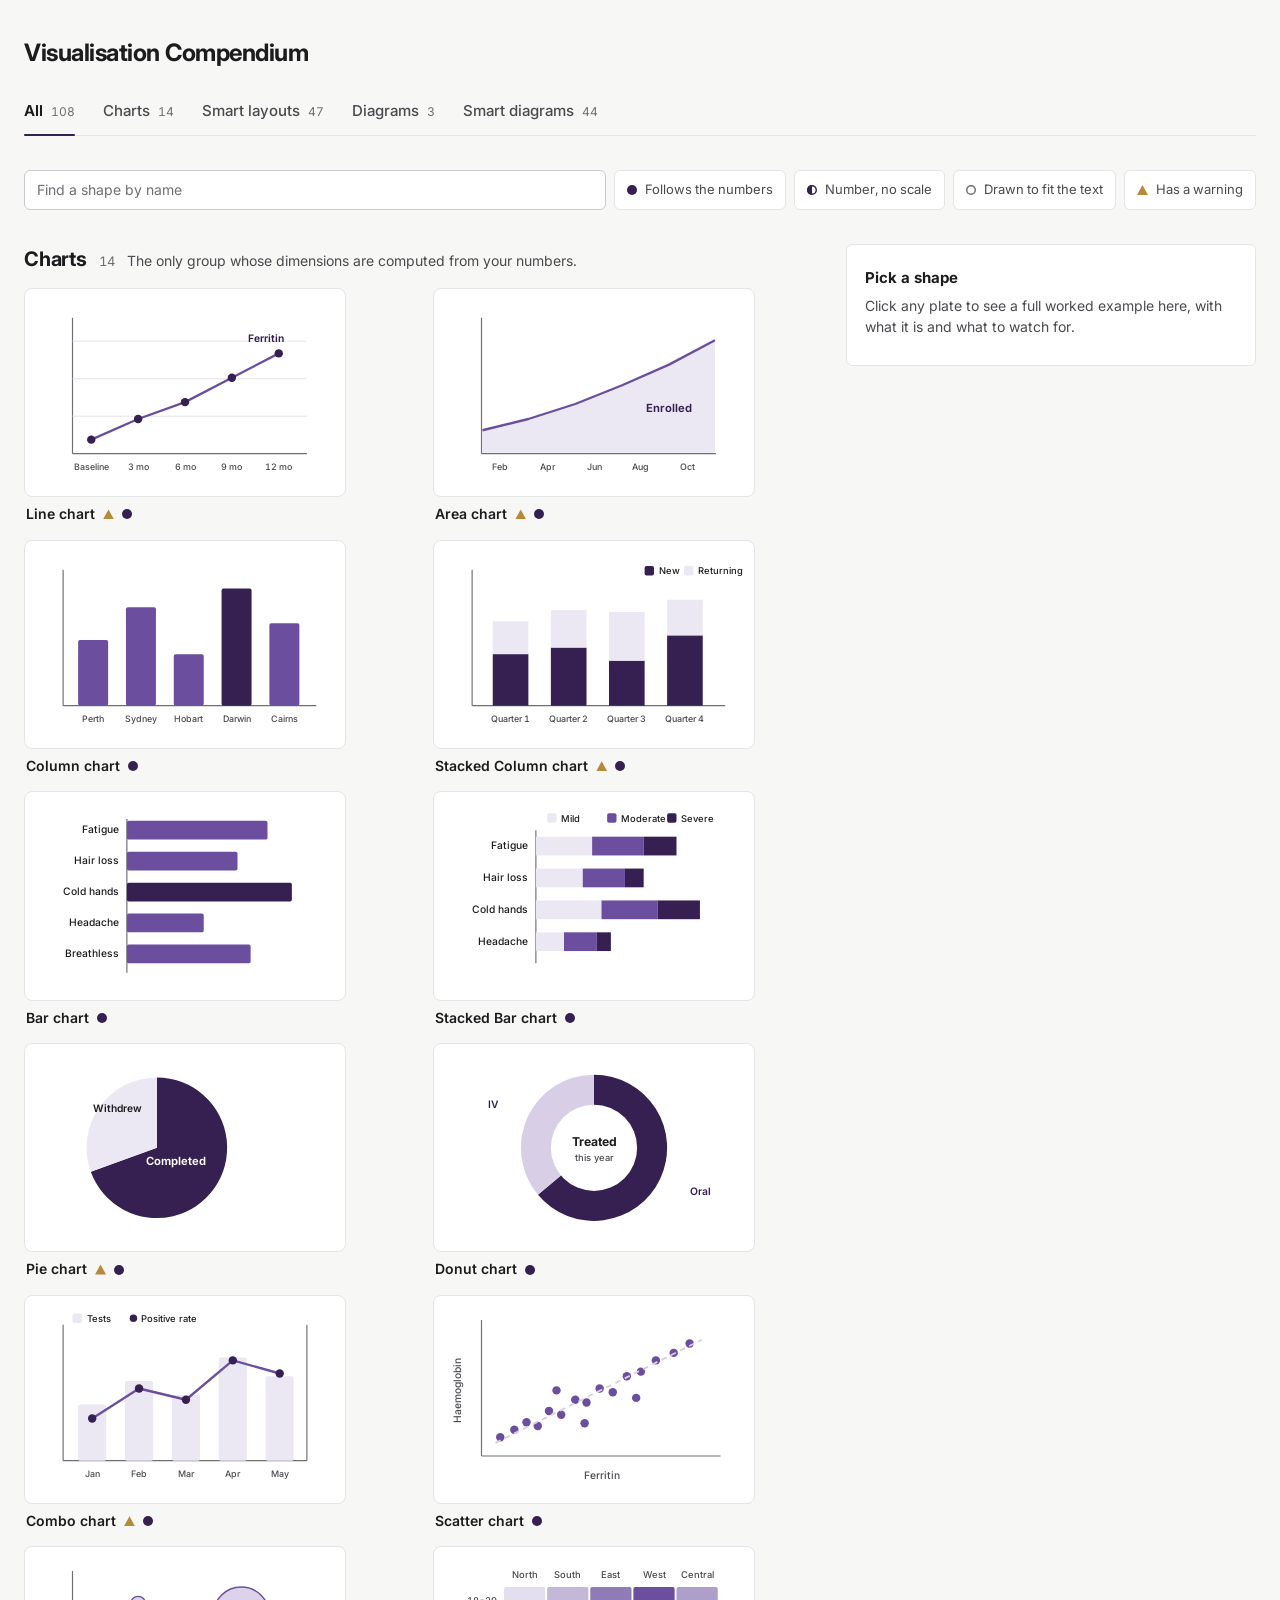
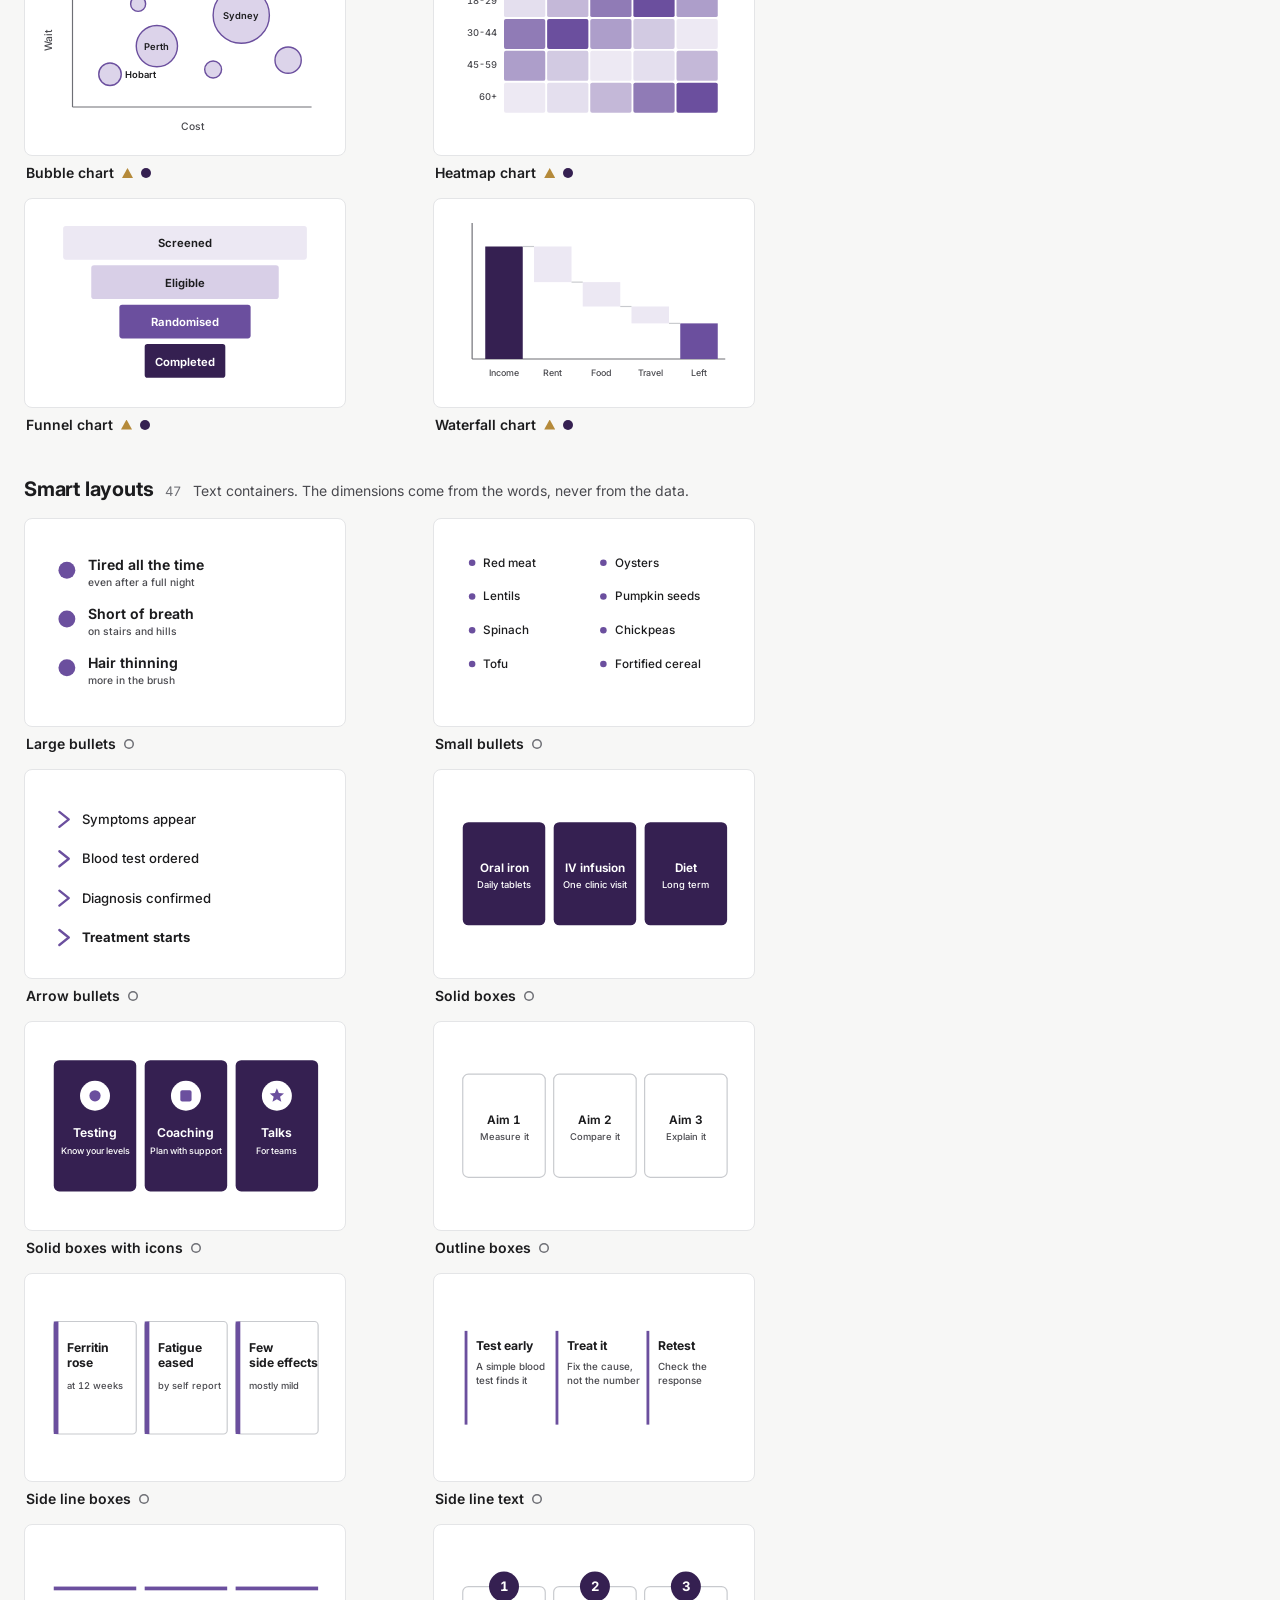
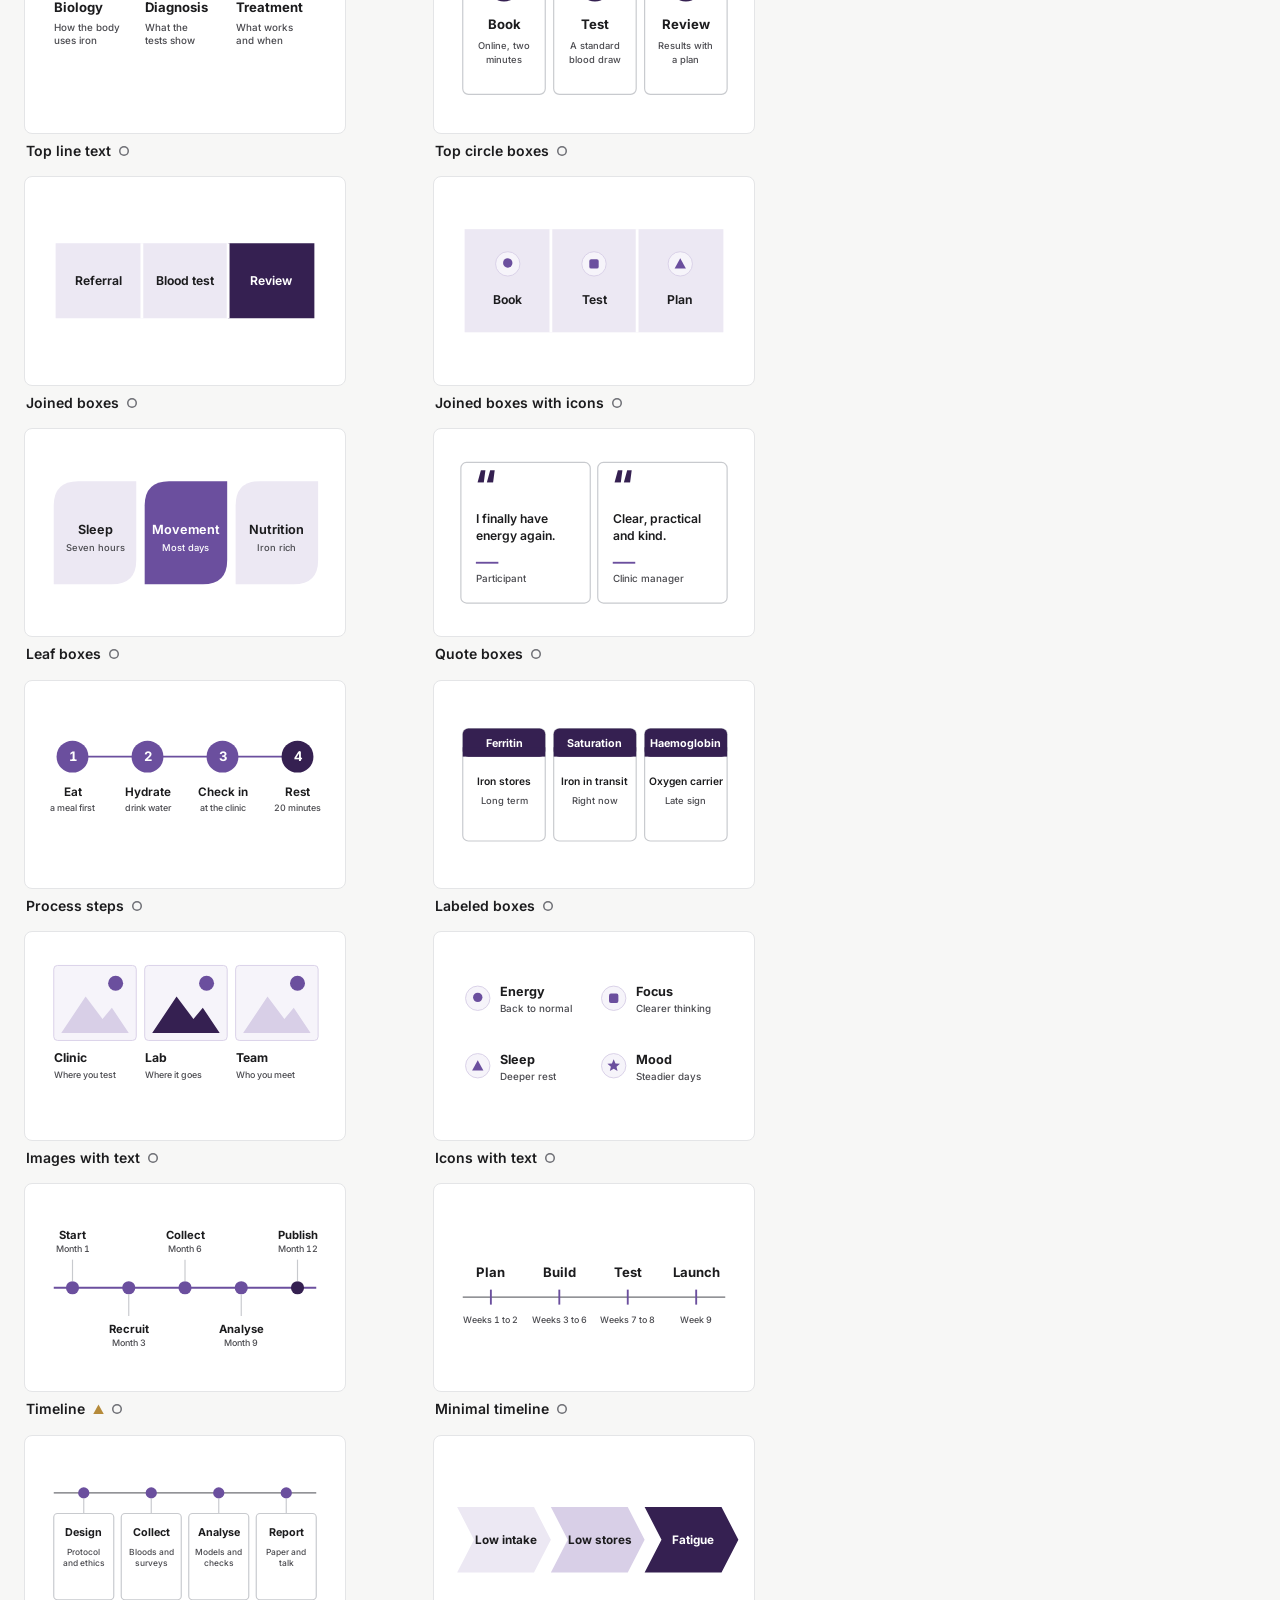
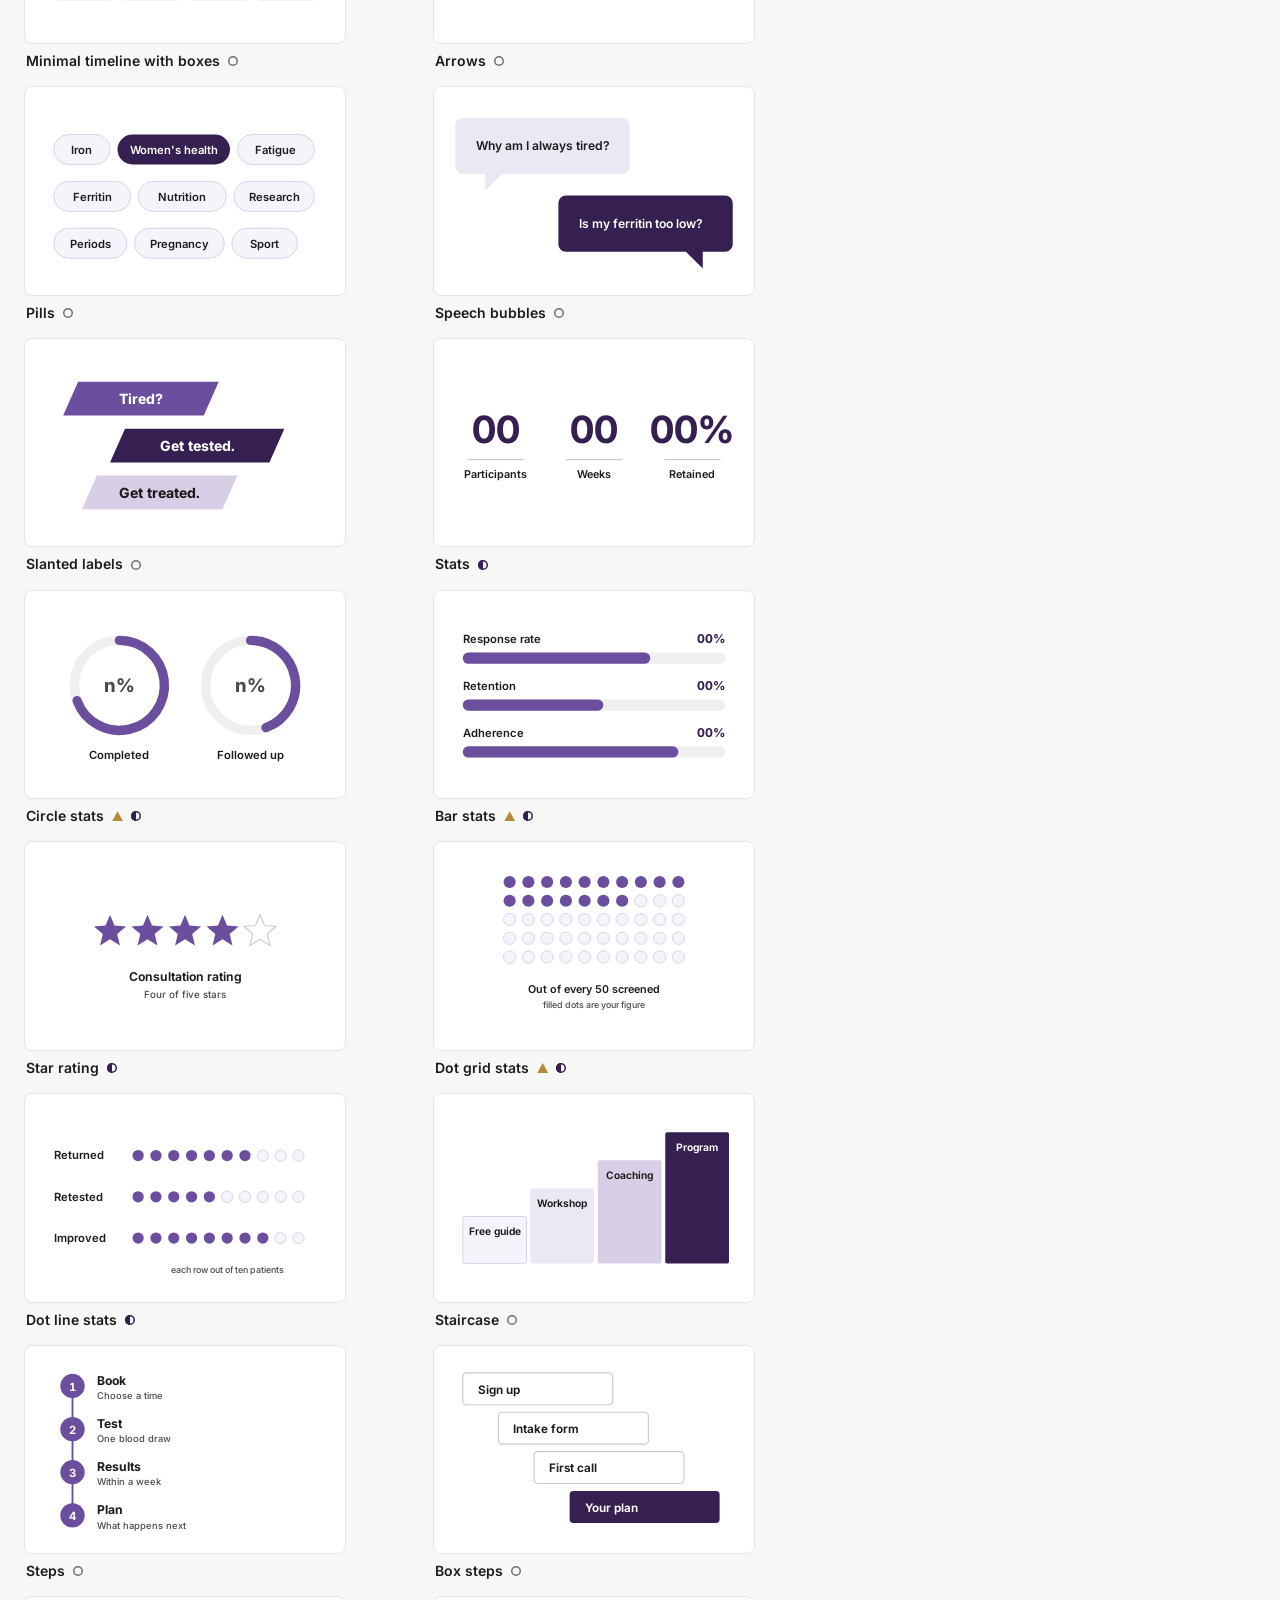
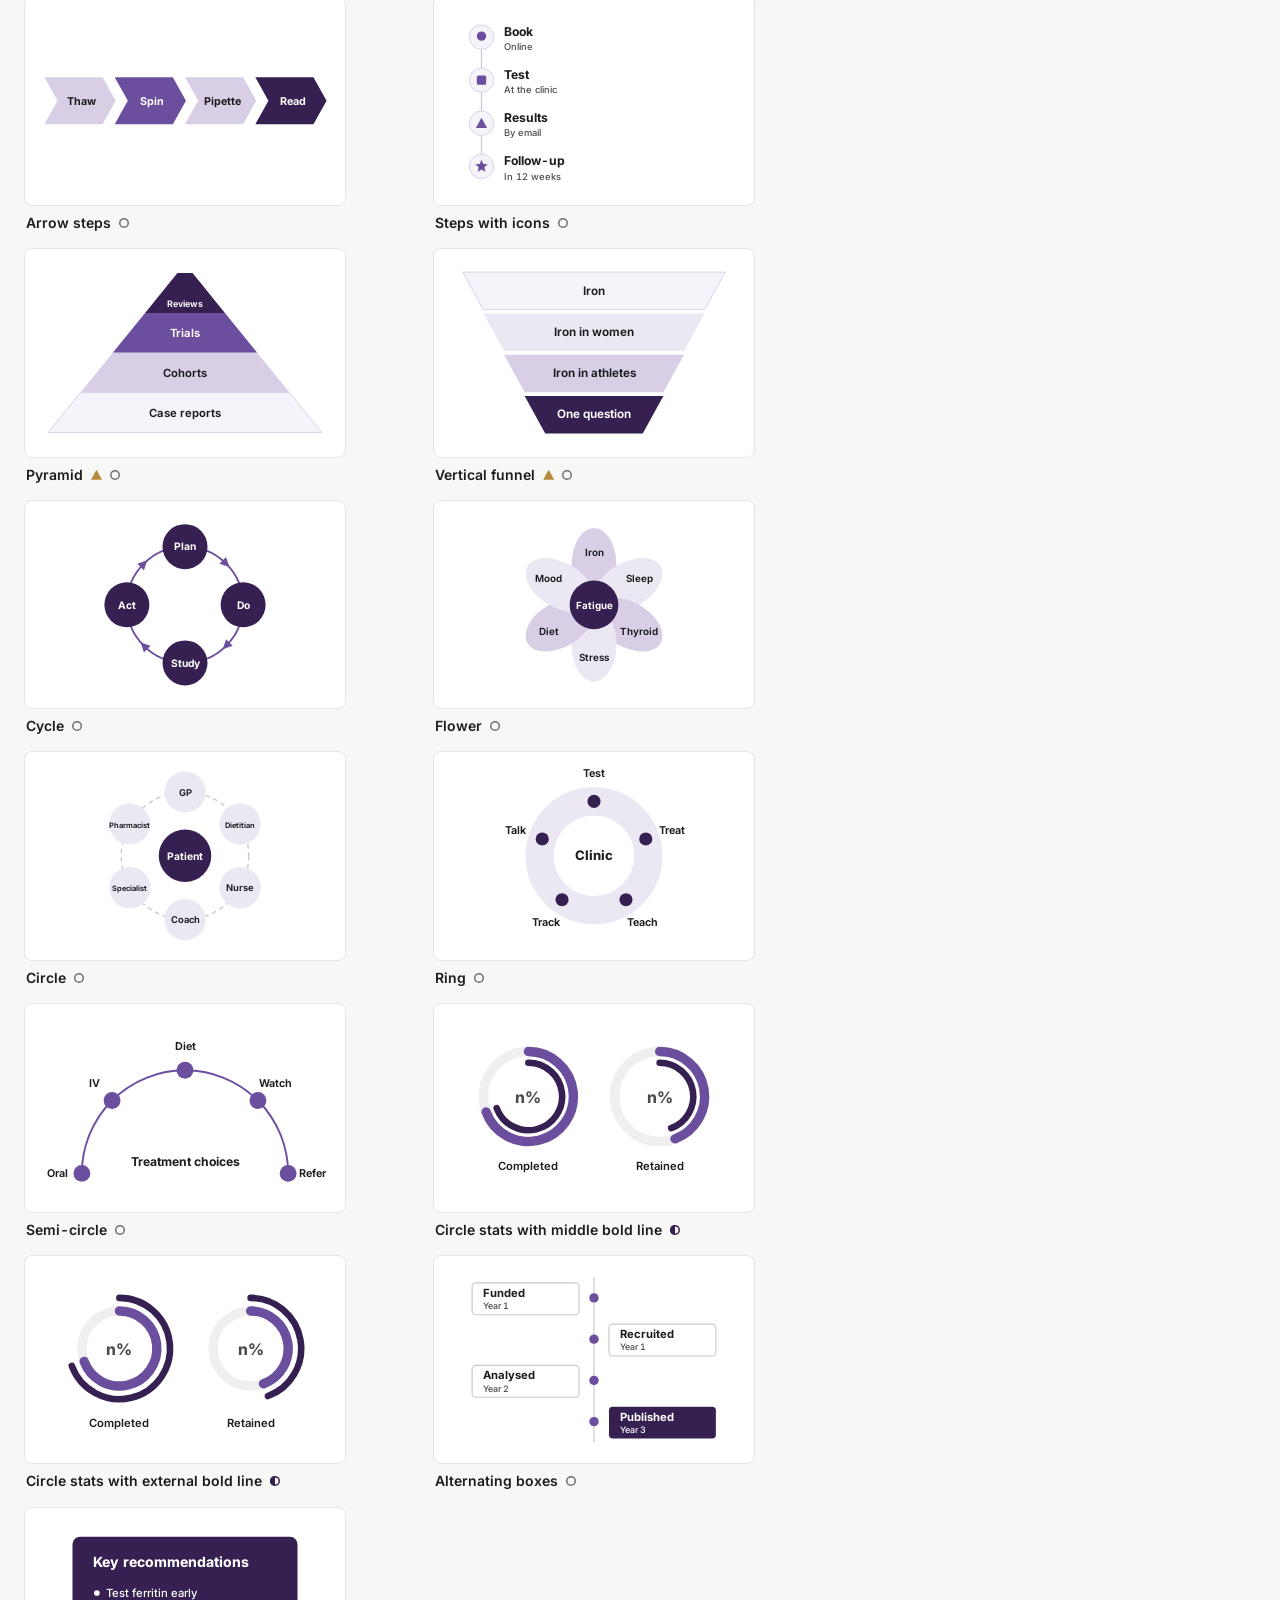
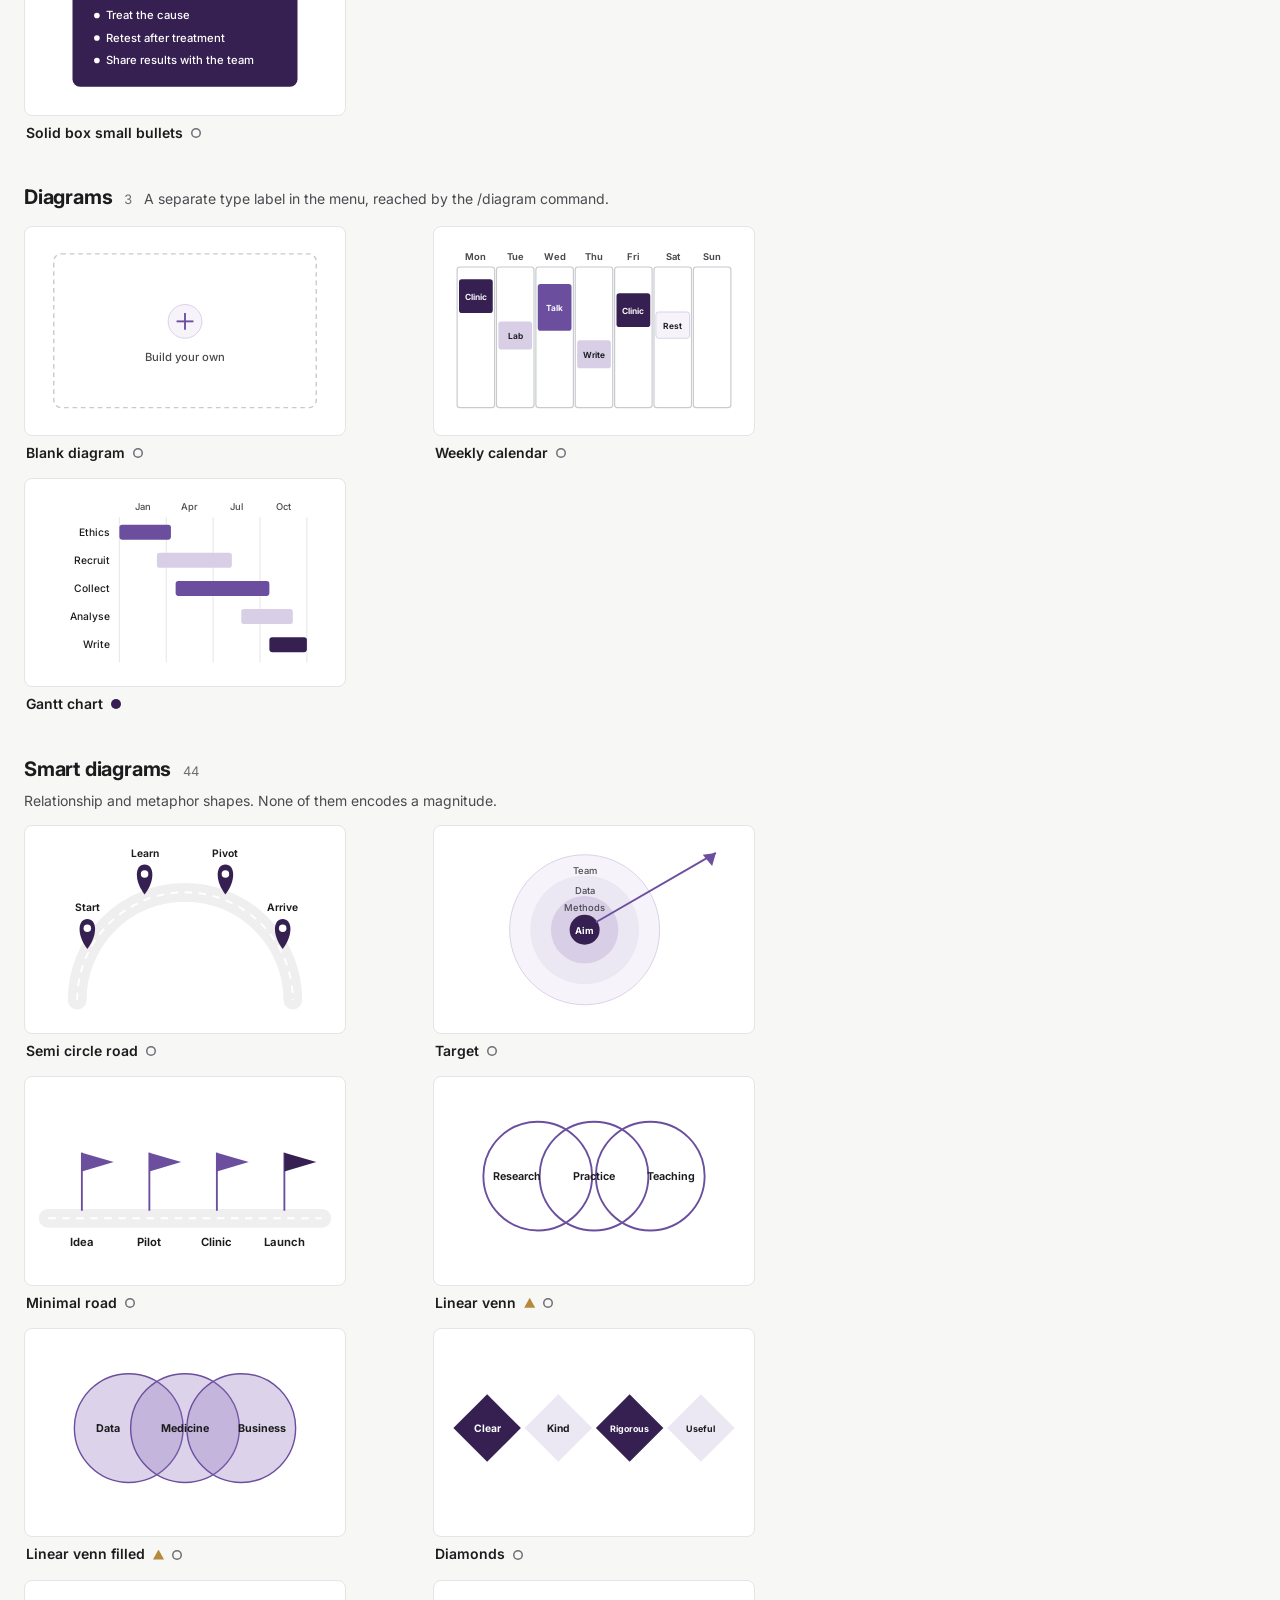
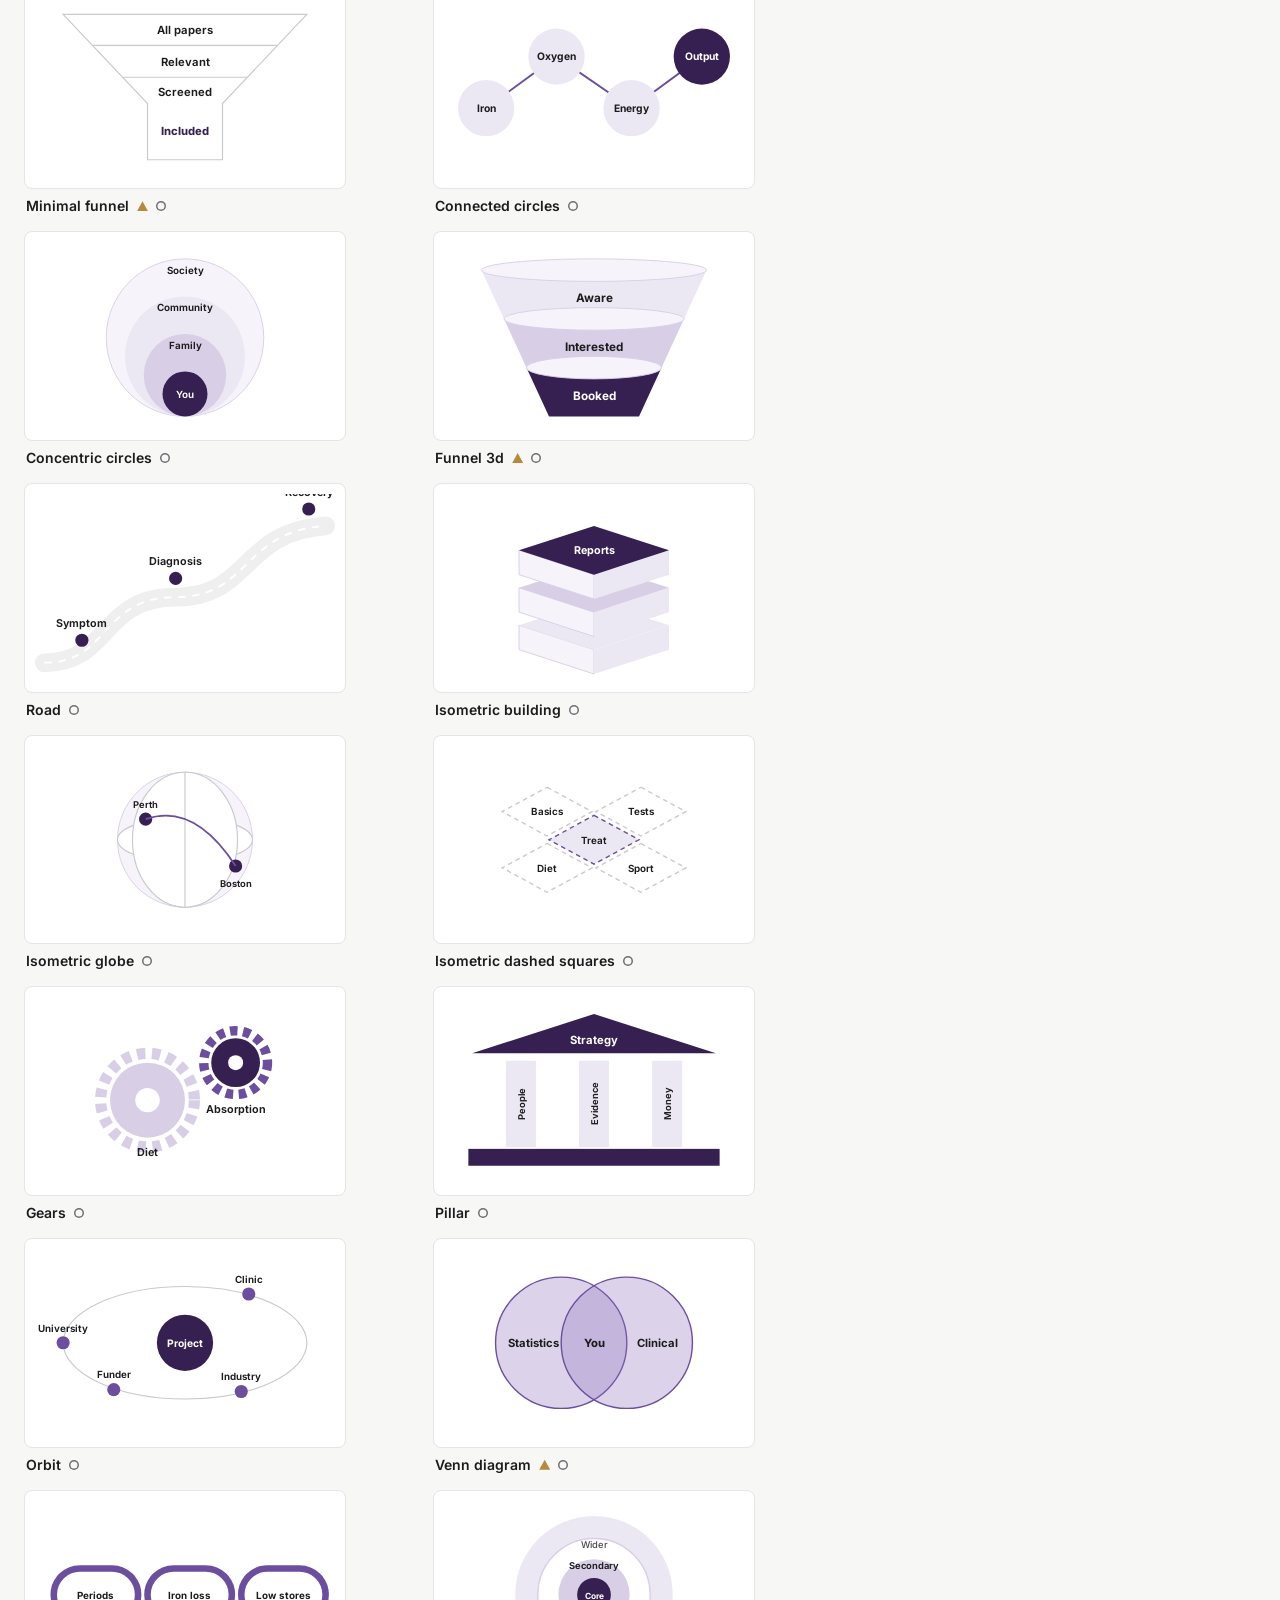
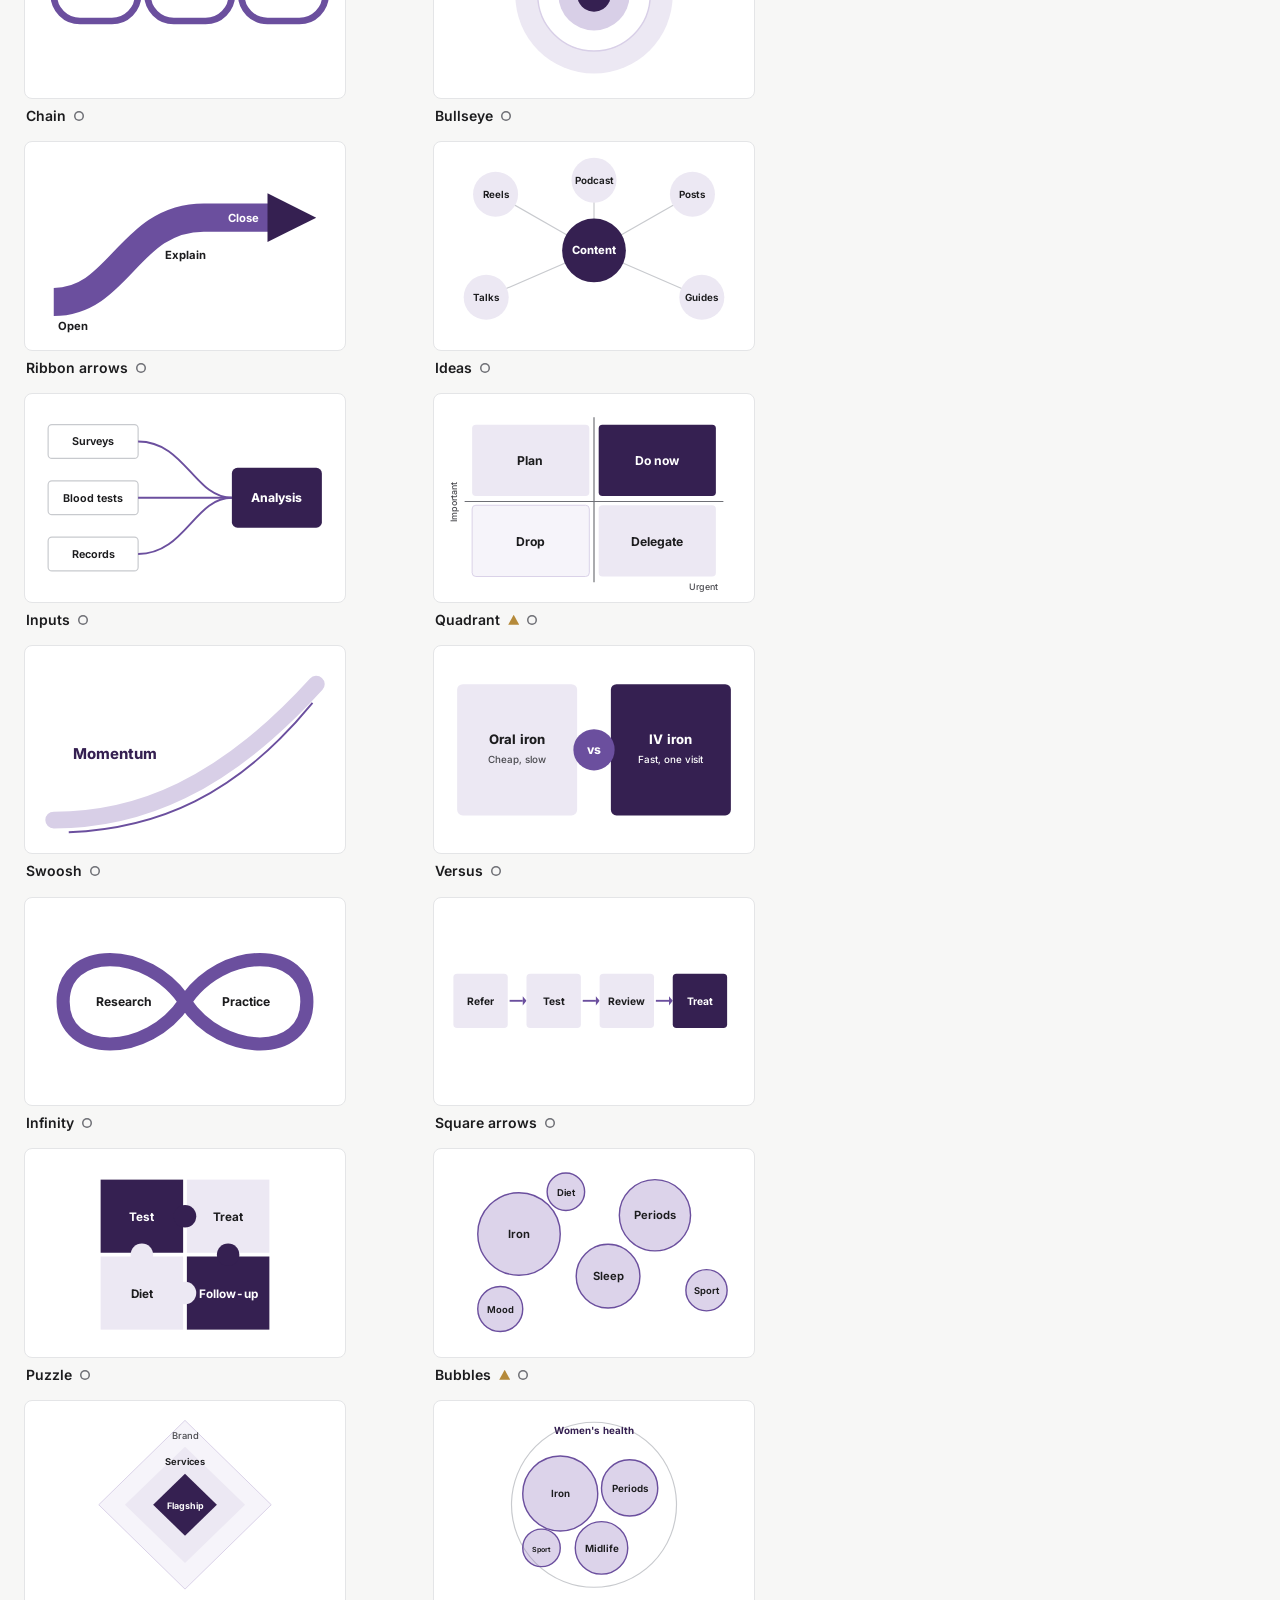
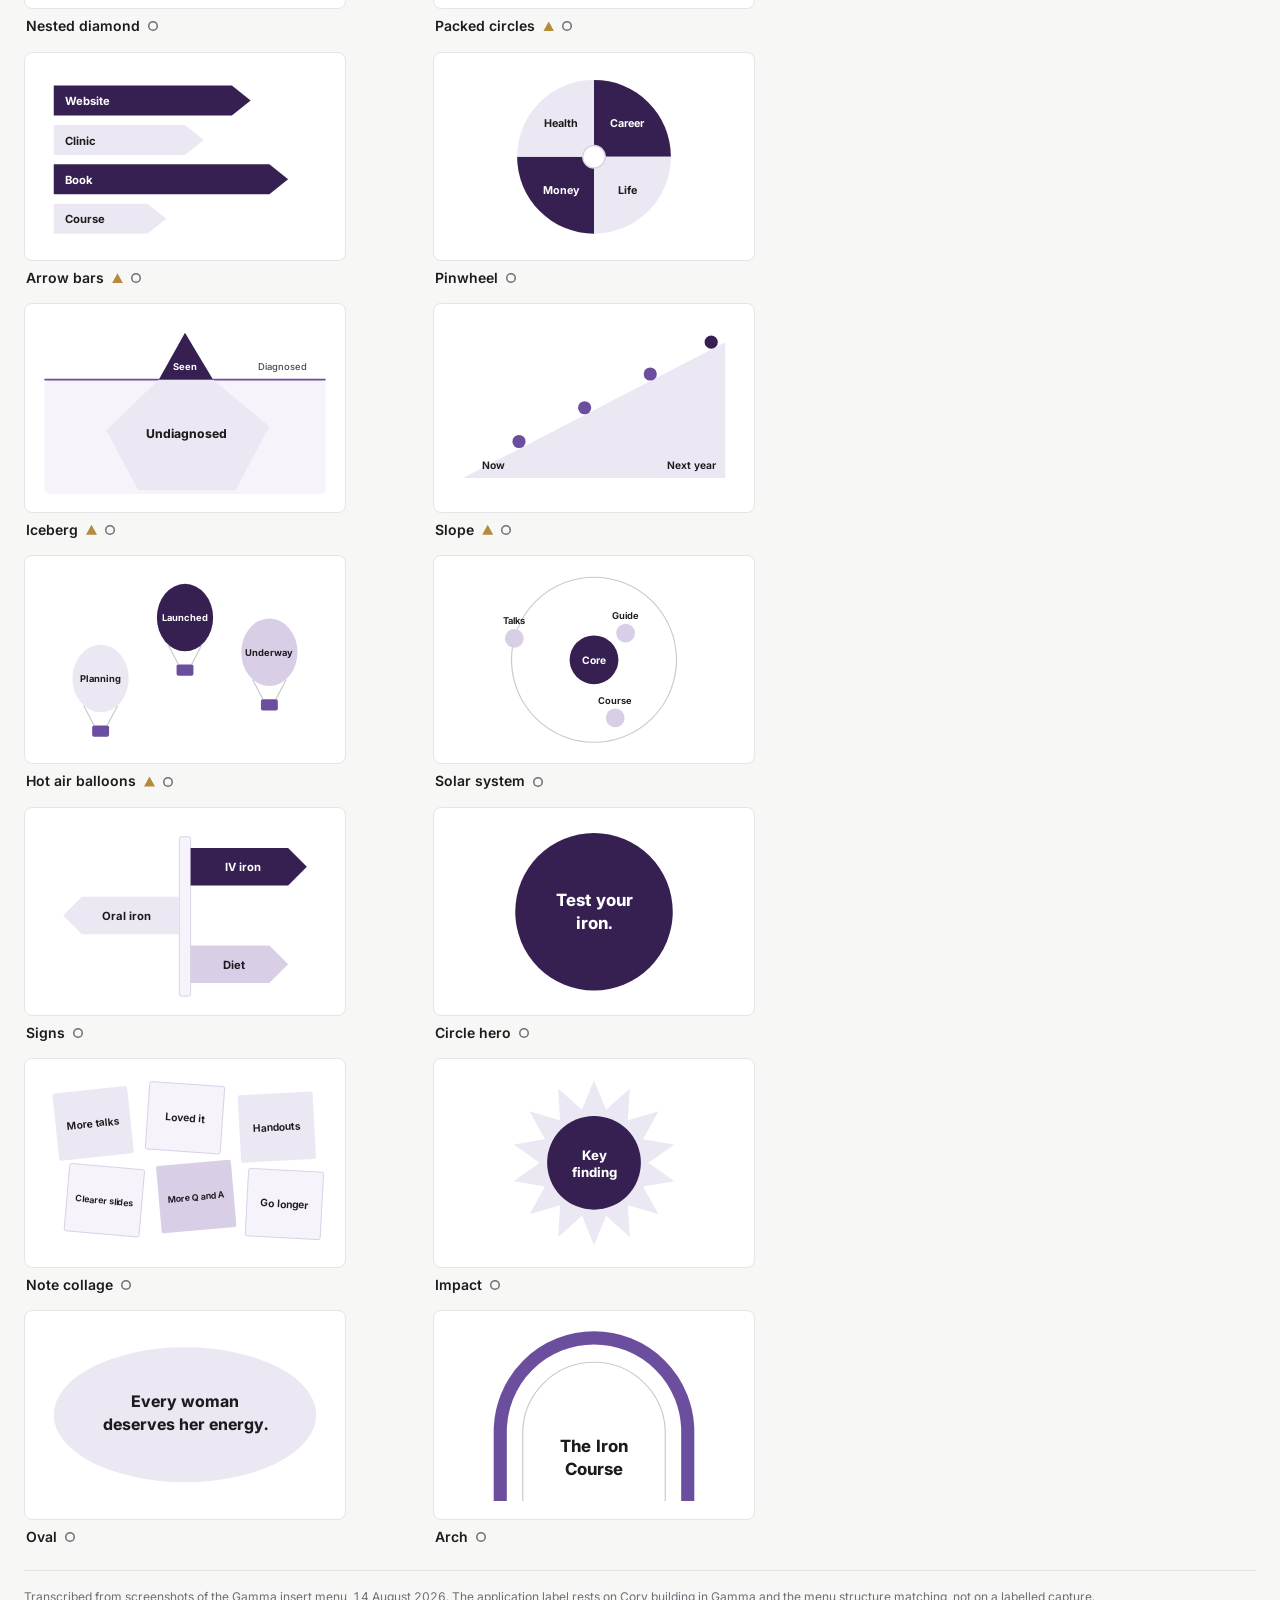
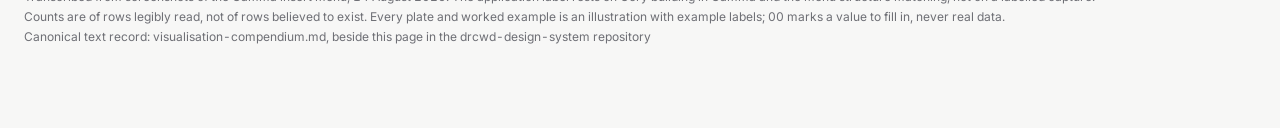
<file: visualisation-compendium/index.html>
<!doctype html>
<html lang="en-AU">
<head>
<meta charset="utf-8">
<meta name="viewport" content="width=device-width,initial-scale=1,viewport-fit=cover">
<style>[hidden]{display:none!important}</style>
<title>Visualisation Compendium</title>
<link rel="preconnect" href="https://fonts.googleapis.com">
<link rel="preconnect" href="https://fonts.gstatic.com" crossorigin>
<link rel="stylesheet" href="https://fonts.googleapis.com/css2?family=Inter:opsz,wght@14..32,400..750&display=swap">
<style>
/* Layout: a specimen book. Section tabs, then a grid of drawn plates; a plate opens a
   large plate BESIDE the grid (the Ten Shapes side panel), a full-height drawer under 1100px.
   Colours are the drCWDugan brand, grape and ink, from drcwd-design-system/colors_and_type.css. */
:root{
  --ground:#F7F7F6; --surface:#FFFFFF; --raised:#EFEFEF; --raised-active:#E4E5E7;
  --border:#E4E5E7; --border-strong:#C8CACE;
  --text:#1C1C1E; --text-muted:#4A4A4F; --text-faint:#6E6F75;
  --accent:#352051; --accent-hover:#4a2f70; --accent-text:#352051;
  --accent-strong:#1b112e; --accent-subtle:#f6f4fa; --accent-line:#d8cfe7;
  --warn:#B58A3A; --warn-text:#4A4A4F;
  --pl-1:#352051; --pl-on-1:#FFFFFF; --pl-2:#6b4f9e; --pl-on-2:#FFFFFF;
  --pl-3:#d8cfe7; --pl-4:#ece8f3; --pl-5:#f6f4fa; --pl-5-edge:#d8cfe7;
  --pl-stroke:#6b4f9e; --pl-soft:#d8cfe7; --pl-mid:#8a6fb8; --pl-track:#EFEFEF;
  --done:#30a46c; --done-text:#218358; --done-strong:#193b2d; --done-subtle:#e6f6eb;
  --danger:#e5484d; --danger-text:#ce2c31; --danger-strong:#641723; --danger-subtle:#feebec;
  --dom-1:#0072B2; --dom-2:#E69F00; --dom-3:#009E73; --dom-4:#CC79A7; --dom-5:#56B4E9;
  --ui:"Inter",-apple-system,BlinkMacSystemFont,"Segoe UI",system-ui,sans-serif;
  --mono:"Geist Mono",ui-monospace,SFMono-Regular,Menlo,monospace;
  --r1:4px; --r2:6px; --r3:8px; --r4:12px;
  --shade:rgba(17,17,19,.32);
}
@media (prefers-color-scheme:dark){
  :root:not([data-theme="light"]){
    --ground:#0B0B0C; --surface:#1C1C1E; --raised:#2A2A2D; --raised-active:#2A2A2D;
    --border:#2A2A2D; --border-strong:#4A4A4F;
    --text:#FFFFFF; --text-muted:#E4E5E7; --text-faint:#9CA0A6;
    --accent:#8a6fb8; --accent-hover:#6b4f9e; --accent-text:#d8cfe7;
    --accent-strong:#d8cfe7; --accent-subtle:#1b112e; --accent-line:#4a2f70;
    --warn:#B58A3A; --warn-text:#E4E5E7;
    --pl-1:#6b4f9e; --pl-on-1:#FFFFFF; --pl-2:#8a6fb8; --pl-on-2:#0B0B0C;
    --pl-3:#4a2f70; --pl-4:#352051; --pl-5:#1b112e; --pl-5-edge:#352051;
    --pl-stroke:#8a6fb8; --pl-soft:#4a2f70; --pl-mid:#8a6fb8; --pl-track:#2A2A2D;
    --done:#30a46c; --done-text:#3dd68c; --done-strong:#b1f1cb; --done-subtle:#132d21;
    --danger:#e5484d; --danger-text:#ff9592; --danger-strong:#ffd1d9; --danger-subtle:#3b1219;
    --shade:rgba(0,0,0,.55);
    color-scheme:dark;
  }
}
:root[data-theme="dark"]{
  --ground:#0B0B0C; --surface:#1C1C1E; --raised:#2A2A2D; --raised-active:#2A2A2D;
  --border:#2A2A2D; --border-strong:#4A4A4F;
  --text:#FFFFFF; --text-muted:#E4E5E7; --text-faint:#9CA0A6;
  --accent:#8a6fb8; --accent-hover:#6b4f9e; --accent-text:#d8cfe7;
  --accent-strong:#d8cfe7; --accent-subtle:#1b112e; --accent-line:#4a2f70;
  --warn:#B58A3A; --warn-text:#E4E5E7;
  --pl-1:#6b4f9e; --pl-on-1:#FFFFFF; --pl-2:#8a6fb8; --pl-on-2:#0B0B0C;
  --pl-3:#4a2f70; --pl-4:#352051; --pl-5:#1b112e; --pl-5-edge:#352051;
  --pl-stroke:#8a6fb8; --pl-soft:#4a2f70; --pl-mid:#8a6fb8; --pl-track:#2A2A2D;
  --done:#30a46c; --done-text:#3dd68c; --done-strong:#b1f1cb; --done-subtle:#132d21;
  --danger:#e5484d; --danger-text:#ff9592; --danger-strong:#ffd1d9; --danger-subtle:#3b1219;
  --shade:rgba(0,0,0,.55);
  color-scheme:dark;
}

*{box-sizing:border-box}
body{background:var(--ground);color:var(--text);font-family:var(--ui);font-size:14px;line-height:1.5;margin:0;
  -webkit-font-smoothing:antialiased;font-feature-settings:"tnum" 1}

.wrap{max-width:1440px;margin:0 auto;padding-inline:24px;padding-block:40px 80px;display:flex;flex-direction:column;gap:24px}
@media (max-width:620px){.wrap{padding-inline:16px;padding-block:28px 64px}}

h1{font-size:24px;line-height:1.1;font-weight:700;letter-spacing:-.02em;margin:0;font-variation-settings:"opsz" 32;text-wrap:balance}

/* section tabs: emphasis by weight and a rule, never a fill behind text */
.tabs{display:flex;flex-wrap:wrap;gap:4px 28px;border-bottom:1px solid var(--border)}
.tab{appearance:none;border:0;background:none;font:inherit;color:var(--text-muted);cursor:pointer;
  padding:10px 0 12px;display:inline-flex;align-items:baseline;gap:8px;position:relative;min-height:44px}
.tab .lab{font-size:15px;font-weight:500}
.tab .n{font-size:12px;color:var(--text-faint)}
.tab:hover{color:var(--text)}
.tab[aria-selected="true"]{color:var(--text)}
.tab[aria-selected="true"] .lab{font-weight:650}
.tab[aria-selected="true"]::after{content:"";position:absolute;left:0;right:0;bottom:-1px;height:2px;background:var(--accent);border-radius:2px}

/* toolbar */
.bar{display:flex;flex-wrap:wrap;gap:8px;align-items:center;position:sticky;top:env(safe-area-inset-top,0px);z-index:10;
  background:var(--ground);padding-block:10px}
.bar input{flex:1 1 220px;min-width:0;min-height:40px;font:inherit;font-size:14px;color:var(--text);background:var(--surface);
  border:1px solid var(--border-strong);border-radius:var(--r2);padding:0 12px}
.bar input::placeholder{color:var(--text-faint)}
.chip{appearance:none;font:inherit;font-size:13px;color:var(--text-muted);background:var(--surface);border:1px solid var(--border);
  border-radius:var(--r2);min-height:40px;padding:0 12px;display:inline-flex;align-items:center;gap:8px;cursor:pointer}
.chip:hover{border-color:var(--border-strong);color:var(--text)}
.chip[aria-pressed="true"]{border-color:var(--accent);color:var(--text);box-shadow:inset 0 0 0 1px var(--accent)}
:focus-visible{outline:2px solid var(--accent);outline-offset:2px}

/* kind marker: state as a shape with N fills */
.mk{width:10px;height:10px;border-radius:50%;flex:0 0 10px;display:inline-block}
.mk.data{background:var(--accent)}
.mk.number{background:linear-gradient(90deg,var(--accent) 0 50%,transparent 50%);box-shadow:inset 0 0 0 1.5px var(--accent)}
.mk.decor{box-shadow:inset 0 0 0 1.5px var(--text-faint)}
.wk{width:11px;height:10px;flex:0 0 11px;display:inline-block;background:var(--warn);clip-path:polygon(50% 0,100% 100%,0 100%)}

/* body with the side panel */
.withside{display:flex;gap:20px;align-items:flex-start}
.listcol{flex:1 1 auto;min-width:0;display:flex;flex-direction:column;gap:40px}
.sec{display:flex;flex-direction:column;gap:14px}
.sechead{display:flex;flex-wrap:wrap;align-items:baseline;gap:6px 12px}
.sechead h2{font-size:20px;font-weight:700;letter-spacing:-.01em;margin:0;font-variation-settings:"opsz" 24}
.sechead .n{font-size:13px;color:var(--text-faint)}
.sechead p{flex-basis:100%;margin:0;color:var(--text-muted);font-size:14px;max-width:70ch}

.plates{display:grid;grid-template-columns:repeat(auto-fill,minmax(260px,1fr));gap:16px}
.plate{appearance:none;font:inherit;color:inherit;text-align:left;cursor:pointer;padding:0;background:none;border:0;
  display:flex;flex-direction:column;gap:8px;min-width:0}
.plate .art{background:var(--surface);border:1px solid var(--border);border-radius:var(--r3);padding:10px;display:block;
  transition:border-color .12s ease}
.plate:hover .art{border-color:var(--border-strong)}
.plate[aria-expanded="true"] .art{border-color:var(--accent);box-shadow:0 0 0 1px var(--accent)}
.plate .cap{display:flex;align-items:center;gap:8px;padding-inline:2px}
.plate .nm{font-size:14px;font-weight:600;line-height:1.3;flex:1 1 auto;min-width:0}
.plate[aria-expanded="true"] .nm{color:var(--accent-text)}
.empty{color:var(--text-faint);font-size:13px;padding:8px 0}

/* the plates themselves */
.pl{display:block;width:100%;height:auto;font-family:var(--ui)}
.pl .p1{fill:var(--pl-1)}
.pl .p2{fill:var(--pl-2)}
.pl .p3{fill:var(--pl-3)}
.pl .p3v{fill:color-mix(in srgb,var(--pl-mid) 30%,transparent);stroke:var(--pl-stroke);stroke-width:1.5}
.pl .p3d{fill:var(--pl-4);stroke:var(--pl-stroke);stroke-width:1.5;stroke-dasharray:5 4}
.pl .p4{fill:var(--pl-4)}
.pl .p5l{fill:var(--pl-5);stroke:var(--pl-5-edge);stroke-width:1}
.pl .p5e{fill:var(--pl-5);stroke:var(--pl-5-edge);stroke-width:1}
.pl .ol{fill:var(--surface);stroke:var(--border-strong);stroke-width:1.25}
.pl .bg{fill:var(--surface)}
.pl .bgo{fill:var(--surface);stroke:var(--pl-soft);stroke-width:1.5}
.pl .bgline{stroke:var(--surface);stroke-width:3}
.pl .ln{stroke:var(--border-strong);stroke-width:1.25;fill:none}
.pl .ax{stroke:var(--text-faint);stroke-width:1.25}
.pl .grid{stroke:var(--border);stroke-width:1}
.pl .line{fill:none;stroke:var(--pl-stroke);stroke-width:2.5;stroke-linejoin:round}
.pl .trend{stroke:var(--pl-soft);stroke-width:2;stroke-dasharray:6 5}
.pl .acc{fill:none;stroke:var(--pl-stroke);stroke-width:2}
.pl .arrow{fill:none;stroke:var(--pl-stroke);stroke-width:2.5;stroke-linecap:round;stroke-linejoin:round}
.pl .dash{fill:none;stroke:var(--border-strong);stroke-width:1.5;stroke-dasharray:5 4}
.pl .trk{fill:none;stroke:var(--pl-track);stroke-width:10}
.pl .trkf{fill:var(--pl-track)}
.pl .ring{fill:none;stroke:var(--pl-2);stroke-width:10;stroke-linecap:round}
.pl .boldin{fill:none;stroke:var(--pl-1);stroke-width:7;stroke-linecap:round}
.pl .ringfat{fill:none;stroke:var(--pl-4);stroke-width:30}
.pl .road{fill:none;stroke:var(--pl-track);stroke-width:20;stroke-linecap:round}
.pl .roaddash{fill:none;stroke:var(--surface);stroke-width:2;stroke-dasharray:8 7}
.pl .ribbon{fill:none;stroke:var(--pl-2);stroke-width:30}
.pl .swoosh{fill:none;stroke:var(--pl-soft);stroke-width:18;stroke-linecap:round}
.pl .chain{fill:none;stroke:var(--pl-2);stroke-width:7}
.pl .chainlink{fill:none;stroke:var(--pl-1);stroke-width:5}
.pl .teeth{fill:none;stroke:var(--pl-soft);stroke-width:12;stroke-dasharray:9 7}
.pl .teeth2{fill:none;stroke:var(--pl-2);stroke-width:10;stroke-dasharray:8 6}
.pl .water{fill:var(--pl-5)}
.pl .inf{fill:none;stroke:var(--pl-2);stroke-width:14;stroke-linejoin:round}
.pl .archthick{fill:none;stroke:var(--pl-2);stroke-width:14}
.pl .t{fill:var(--text)}
.pl .tm{fill:var(--text-muted)}
.pl .ta{fill:var(--accent-text)}
.pl .t1{fill:var(--pl-on-1)}
.pl .t2{fill:var(--pl-on-2)}

/* side panel, as in Projects Ten Shapes */
.shade{position:fixed;inset:0;background:var(--shade);z-index:39}
#side{flex:0 0 clamp(380px,32vw,520px);max-width:44vw;position:sticky;top:calc(env(safe-area-inset-top,0px) + 68px);
  max-height:calc(100vh - 84px);overflow:auto;border:1px solid var(--border);border-radius:var(--r2);
  background:var(--surface);padding:14px 16px 20px;display:flex;flex-direction:column;gap:14px}
#side .idle{color:var(--text-muted);font-size:14px;display:flex;flex-direction:column;gap:6px;padding:8px 2px}
#side .idle strong{color:var(--text);font-size:15px}
#side .top{display:flex;justify-content:space-between;align-items:center;gap:12px}
#side .where{font-size:13px;color:var(--text-muted)}
#side .sclose{appearance:none;border:0;background:transparent;color:var(--text-faint);font:600 13px/18px var(--ui);cursor:pointer;
  min-height:32px;padding:0 4px}
#side .sclose:hover{color:var(--text)}
#side h2{font-size:24px;line-height:1.15;font-weight:700;letter-spacing:-.015em;margin:0;font-variation-settings:"opsz" 28;text-wrap:balance}
#side .kind{display:inline-flex;align-items:center;gap:8px;font-size:13px;color:var(--text-muted)}
#side .big{background:var(--raised);border-radius:var(--r3);padding:14px}
#side .big .pl{background:var(--surface);border-radius:var(--r2);padding:8px}
#side .blk{display:flex;flex-direction:column;gap:4px}
#side .blk h3{font-size:13px;font-weight:650;margin:0;color:var(--text)}
#side .blk p{margin:0;font-size:14px;color:var(--text-muted);max-width:60ch}
#side .blk.eg p{color:var(--text)}
#side .blk.watch h3{display:inline-flex;align-items:center;gap:8px;color:var(--warn-text)}
#side .blk.watch p{color:var(--text)}
@media (max-width:1100px){
  #side.is-idle{display:none}
  #side{position:fixed;inset:0 0 0 auto;width:min(96vw,560px);max-width:none;max-height:none;border-radius:0;z-index:40;
    border-width:0 0 0 1px;padding-top:calc(14px + env(safe-area-inset-top,0px));padding-bottom:calc(20px + env(safe-area-inset-bottom,0px))}
}
@media (max-width:620px){.plates{grid-template-columns:1fr;gap:14px}}

footer{font-size:12px;line-height:1.7;color:var(--text-faint);border-top:1px solid var(--border);padding-top:16px}

@media (prefers-reduced-motion:reduce){*{transition:none!important;animation:none!important}}
</style>

</head>
<body>
<div class="wrap">
  <h1>Visualisation Compendium</h1>

  <div class="tabs" role="tablist" aria-label="Sections" id="tabs"></div>

  <div class="bar">
    <input type="search" id="q" placeholder="Find a shape by name" aria-label="Find a shape by name">
    <button class="chip" id="f-data" data-kind="data" aria-pressed="false"><span class="mk data"></span>Follows the numbers</button>
    <button class="chip" id="f-number" data-kind="number" aria-pressed="false"><span class="mk number"></span>Number, no scale</button>
    <button class="chip" id="f-decor" data-kind="decor" aria-pressed="false"><span class="mk decor"></span>Drawn to fit the text</button>
    <button class="chip" id="f-watch" data-watch="1" aria-pressed="false"><span class="wk"></span>Has a warning</button>
  </div>

  <div class="withside" id="body">
    <div class="listcol" id="sections" role="tabpanel"></div>
    <aside id="side" class="is-idle" aria-live="polite"></aside>
  </div>

  <footer>
    Transcribed from screenshots of the Gamma insert menu, 14 August 2026. The application label rests on Cory building in Gamma and the menu structure matching, not on a labelled capture.<br>
    Counts are of rows legibly read, not of rows believed to exist. Every plate and worked example is an illustration with example labels; 00 marks a value to fill in, never real data.<br>
    Canonical text record: visualisation-compendium.md, beside this page in the drcwd-design-system repository
  </footer>
</div>
<div class="shade" id="shade" hidden></div>

<script>
  const D = "data", NU = "number", X = "decor";
  const SECTIONS = [
    {
      id: "charts",
      title: "Charts",
      note: "The only group whose dimensions are computed from your numbers.",
      items: [
        ["Line chart", D, "Position on a continuous x, usually time.", "Fails when the categories are unordered.", "Use it for change over time, e.g. mean ferritin at each study visit across a year."],
        ["Area chart", D, "A line plus filled magnitude.", "Several series overlap and occlude each other.", "Use it for one running total over time, e.g. total clinic enrolments building month by month."],
        ["Column chart", D, "Vertical length.", "", "Use it for comparing a few categories, e.g. new referrals from each of five clinics."],
        ["Stacked Column chart", D, "Length split by sub-category.", "Only the baseline segment can be compared across columns.", "Use it for part of a whole at each time point, e.g. each quarter's consults split into new and returning patients."],
        ["Bar chart", D, "Horizontal length. Use when category labels are long.", "", "Use it for categories with long names, e.g. how many survey respondents reported each of eight named symptoms."],
        ["Stacked Bar chart", D, "Horizontal length split by sub-category.", "", "Use it for part of a whole with long labels, e.g. each symptom split into mild, moderate and severe."],
        ["Pie chart", D, "Angle. Two or three slices, one dominant.", "More than three slices, or comparing one pie to another.", "Use it for two or three parts of one whole, e.g. trial completers against withdrawals."],
        ["Donut chart", D, "Angle with a hole, the centre free for a total.", "", "Use it for two or three parts with the total in the middle, e.g. oral against intravenous iron, with the number treated in the centre."],
        ["Combo chart", D, "Two encodings on a dual axis, for a count and a rate.", "The second axis can be scaled to manufacture a crossing.", "Use it for a count and a rate on one timeline, e.g. monthly tests as columns with the positive rate as a line."],
        ["Scatter chart", D, "Position on x and y, for association between two continuous variables.", "", "Use it for two continuous measures, e.g. ferritin against haemoglobin, one point per participant."],
        ["Bubble chart", D, "Position plus area for a third magnitude.", "Area is read as radius, which inflates the difference.", "Use it when a third quantity matters, e.g. clinics placed by cost and wait time, sized by patient volume."],
        ["Heatmap chart", D, "Colour on a grid, for dense two-way matrices.", "Needs a perceptually uniform palette to be read fairly.", "Use it for a dense two-way grid, e.g. deficiency rates by age band and by region."],
        ["Funnel chart", D, "Descending width, for a genuine sequential drop-off.", "The stages must be nested subsets or the widths lie.", "Use it for a nested drop-off, e.g. screened, eligible, randomised, completed."],
        ["Waterfall chart", D, "A running total decomposed into deltas.", "The contributions have to be additive.", "Use it for splitting a change into its parts, e.g. how a monthly budget moves from income through each expense line."]
      ]
    },
    {
      id: "layouts",
      title: "Smart layouts",
      note: "Text containers. The dimensions come from the words, never from the data.",
      items: [
        ["Large bullets", X, "Flat list, few items, high emphasis.", "", "Use it for a few key points, e.g. three signs of iron deficiency on an opening slide."],
        ["Small bullets", X, "Flat list, more items, lower emphasis.", "", "Use it for a longer list, e.g. eight foods rich in iron."],
        ["Arrow bullets", X, "List with an implied direction or progression.", "", "Use it for a list that moves forward, e.g. the steps from first symptom to diagnosis."],
        ["Solid boxes", X, "Parallel peers, equal weight, filled.", "", "Use it for equal options, e.g. three treatment routes side by side."],
        ["Solid boxes with icons", X, "Parallel peers with a category marker.", "", "Use it for equal options that each need a marker, e.g. four services, each with its own icon."],
        ["Outline boxes", X, "Parallel peers, lighter visual weight.", "", "Use it for equal points kept visually quiet, e.g. the three aims of a study."],
        ["Side line boxes", X, "Peers with a coloured left rule, boxed.", "", "Use it for separate findings, e.g. three key results, each in its own panel."],
        ["Side line text", X, "Peers with a left rule, no box.", "", "Use it for short takeaways, e.g. three lines of interpretation under a chart."],
        ["Top line text", X, "Peers with a rule above, no box.", "", "Use it for themes laid across a slide, e.g. the four themes of a lecture."],
        ["Top circle boxes", X, "Peers with a circular marker on top, often numbered steps.", "", "Use it for numbered stages, e.g. the four stages of a clinic visit."],
        ["Joined boxes", X, "Connected sequence, a chain or a process.", "", "Use it for a linked sequence, e.g. referral, blood test, review, treatment."],
        ["Joined boxes with icons", X, "Connected sequence with category markers.", "", "Use it for a linked sequence with a marker per stage, e.g. the patient journey with an icon at each step."],
        ["Leaf boxes", X, "Peers in a rounded, organic container.", "", "Use it for a softer, less clinical set of points, e.g. wellbeing topics in a community talk."],
        ["Quote boxes", X, "Attributed text, pull quotes.", "", "Use it for attributed words, e.g. two client testimonials with their names."],
        ["Process steps", X, "Ordered stages, numbered.", "", "Use it for an ordered procedure, e.g. five steps to prepare for an iron infusion."],
        ["Labeled boxes", X, "A box with a header label per item.", "", "Use it for defined terms, e.g. ferritin, transferrin saturation and haemoglobin, each with a one-line definition."],
        ["Images with text", X, "Image paired with a caption block.", "", "Use it for people or places, e.g. team members, each with a photo and a short bio."],
        ["Icons with text", X, "Icon paired with a text block.", "", "Use it for benefits or features, e.g. four reasons to test, each with an icon and one line."],
        ["Timeline", X, "Events along an axis.", "The axis is not to scale. Equal gaps, unequal intervals.", "Use it for dated events, e.g. the milestones of a research project from funding to publication."],
        ["Minimal timeline", X, "Events along an axis, reduced chrome.", "", "Use it for a few dated events on a clean slide, e.g. four career milestones."],
        ["Minimal timeline with boxes", X, "The same, with items in containers.", "", "Use it for dated phases that need a note each, e.g. project phases with a short description under each."],
        ["Arrows", X, "Directional flow between items.", "", "Use it for cause and consequence, e.g. low intake leading to low stores, then to fatigue."],
        ["Pills", X, "Short labels as rounded tags.", "", "Use it for keywords, e.g. the topic tags for a talk."],
        ["Speech bubbles", X, "Quoted or attributed voice.", "", "Use it for voices, e.g. the questions patients most often ask."],
        ["Slanted labels", X, "Angled label treatment.", "", "Use it for a few bold terms, e.g. the headline words on a section divider."],
        ["Stats", NU, "A plain number plus a label.", "", "Use it for one headline figure, e.g. a figure with its label and its source written beside it."],
        ["Circle stats", NU, "A number inside a ring that reads as a proportion.", "The ring has no scale. Give the denominator in the text.", "Use it for a proportion, e.g. the share of participants who completed the trial, with the denominator stated in the text."],
        ["Bar stats", NU, "A number with a horizontal bar.", "The bar length is set by the layout, not by the value.", "Use it for a headline percentage, e.g. a response rate, with the exact value in the text."],
        ["Star rating", NU, "An ordinal rating out of five.", "", "Use it for a rating, e.g. how a client scored a consultation."],
        ["Dot grid stats", NU, "A count or proportion as a dot matrix.", "Reads as a real count. Make sure it is one.", "Use it for a count out of a hundred, e.g. how many in every hundred women screened were deficient."],
        ["Dot line stats", NU, "A count or proportion along a single line of dots.", "", "Use it for a count out of ten, e.g. how many in every ten patients returned for follow-up."],
        ["Staircase", X, "Ascending stages. Implies growth whether or not there is any.", "", "Use it for levels that build on each other, e.g. the tiers of a membership program."],
        ["Steps", X, "Discrete stages, vertical.", "", "Use it for stages of a plan, e.g. the phases of a treatment plan."],
        ["Box steps", X, "Discrete stages in containers.", "", "Use it for stages that each need a note, e.g. onboarding steps for a new client."],
        ["Arrow steps", X, "Stages joined by arrows.", "", "Use it for a strict sequence, e.g. the steps of a lab protocol."],
        ["Steps with icons", X, "Stages with a category marker each.", "", "Use it for a sequence with a marker per step, e.g. book, test, results, follow-up."],
        ["Pyramid", X, "Hierarchy by tier width, apex at the top.", "Tier widths are decorative. An audience reads them as size.", "Use it for a ranked hierarchy, e.g. levels of evidence from case reports up to systematic reviews."],
        ["Vertical funnel", X, "A narrowing sequence, top to bottom.", "Widths are decorative. Use the Funnel chart for real drop-off.", "Use it for narrowing an idea, e.g. from a broad topic down to one research question."],
        ["Cycle", X, "A closed loop, no start and no end.", "", "Use it for a repeating loop, e.g. plan, do, study, act."],
        ["Flower", X, "Petals radiating from a centre.", "", "Use it for factors around one outcome, e.g. six causes of fatigue around the word fatigue."],
        ["Circle", X, "Items arranged on a circumference.", "", "Use it for members around a centre, e.g. the care team arranged around the patient."],
        ["Ring", X, "Items on a ring, centre left open.", "", "Use it for services around a theme, e.g. the parts of a clinic offering around its name."],
        ["Semi-circle", X, "Items on a half arc.", "", "Use it for a spread of options, e.g. four treatment choices along an arc."],
        ["Circle stats with middle bold line", NU, "A ring stat with an emphasis rule inside.", "", "Use it for one proportion that needs extra weight, e.g. the completion rate on a results slide."],
        ["Circle stats with external bold line", NU, "A ring stat with an emphasis rule outside.", "", "Use it for one proportion that needs extra weight, e.g. the follow-up rate on a summary slide."],
        ["Alternating boxes", X, "Items staggered left and right.", "", "Use it for a story told in turns, e.g. a project history alternating left and right."],
        ["Solid box small bullets", X, "A filled box containing a compact list.", "", "Use it for a boxed summary, e.g. the key recommendations at the end of a talk."]
      ]
    },
    {
      id: "diagrams",
      title: "Diagrams",
      note: "A separate type label in the menu, reached by the /diagram command.",
      items: [
        ["Blank diagram", X, "An empty canvas. Build your own.", "", "Use it for anything the menu lacks, e.g. a custom participant flow diagram."],
        ["Weekly calendar", X, "A seven-day grid.", "", "Use it for a week's schedule, e.g. the sessions of a workshop week."],
        ["Gantt chart", D, "Tasks against a time axis. The only quantitative item outside the chart section.", "", "Use it for tasks against dates, e.g. the work packages of a project across a year."]
      ]
    },
    {
      id: "smart-diagrams",
      title: "Smart diagrams",
      note: "Relationship and metaphor shapes. None of them encodes a magnitude.",
      items: [
        ["Semi circle road", X, "A journey along an arc.", "", "Use it for a path with stages, e.g. a career path from PhD to industry."],
        ["Target", X, "Nested rings with a goal at the centre.", "", "Use it for one goal with actions around it, e.g. a single research aim and its supporting work."],
        ["Minimal road", X, "A journey along a line.", "", "Use it for milestones on the way to a launch, e.g. the steps to opening a clinic."],
        ["Linear venn", X, "Overlapping sets in a row, outlines only.", "Not area-proportional. Overlap size means nothing.", "Use it for where fields meet, e.g. research, clinical practice and teaching."],
        ["Linear venn filled", X, "The same, filled.", "Not area-proportional.", "Use it for where fields meet, filled for emphasis, e.g. data science, medicine and business."],
        ["Diamonds", X, "Peers as rotated squares.", "", "Use it for a set of values, e.g. the four values of a brand."],
        ["Minimal funnel", X, "A narrowing sequence, decorative.", "Widths are decorative.", "Use it for a narrowing idea, e.g. how a literature search goes from broad to focused."],
        ["Connected circles", X, "Linked nodes.", "", "Use it for linked ideas, e.g. the concepts a lecture ties together."],
        ["Concentric circles", X, "Nesting or containment.", "", "Use it for levels of influence, e.g. individual, family, community, society."],
        ["Funnel 3d", X, "A narrowing sequence rendered with depth.", "Depth makes the widths harder to read, not more accurate.", "Use it for a conceptual funnel, e.g. awareness, interest, booking."],
        ["Road", X, "A journey along a path.", "", "Use it for a journey, e.g. a patient's route from first symptom to recovery."],
        ["Isometric building", X, "Stacked tiers drawn in projection.", "", "Use it for layers of a system, e.g. data, analysis and reporting in a data platform."],
        ["Isometric globe", X, "A sphere in projection. Reach or scope.", "", "Use it for international reach, e.g. the countries a project works in."],
        ["Isometric dashed squares", X, "Tiles in projection.", "", "Use it for modules, e.g. the units of a course."],
        ["Gears", X, "Interlocking parts, mutual dependency.", "", "Use it for parts that drive each other, e.g. diet, absorption and blood loss acting together."],
        ["Pillar", X, "Supports holding something up.", "", "Use it for supports of a whole, e.g. the three pillars of a strategy."],
        ["Orbit", X, "Satellites around a centre.", "", "Use it for partners around a hub, e.g. collaborating organisations around one project."],
        ["Venn diagram", X, "Overlapping sets.", "Not area-proportional. For set sizes that matter, build it elsewhere.", "Use it for an overlap of two ideas, e.g. the skills shared by statisticians and clinicians."],
        ["Chain", X, "A linked sequence, each part depending on the last.", "", "Use it for a causal chain, e.g. heavy periods leading to iron loss, then to low stores."],
        ["Bullseye", X, "Nested rings with a target at the centre.", "", "Use it for audiences in rings, e.g. core, secondary and wider audiences for a campaign."],
        ["Ribbon arrows", X, "A flowing directional sequence.", "", "Use it for a flowing sequence, e.g. the arc of a presentation."],
        ["Ideas", X, "An ideation cluster.", "", "Use it for brainstormed topics, e.g. ideas for a content series."],
        ["Inputs", X, "Several sources feeding one thing.", "", "Use it for sources feeding one output, e.g. surveys, lab results and records feeding one analysis."],
        ["Quadrant", X, "Two crossed axes, four regions.", "Neither axis is scaled. Placing points reads as measurement.", "Use it for sorting into four groups, e.g. tasks by urgent and important."],
        ["Swoosh", X, "A curved directional sweep.", "", "Use it for momentum toward a goal, e.g. the direction of a business plan."],
        ["Versus", X, "Two things opposed.", "", "Use it for a head-to-head comparison in words, e.g. oral against intravenous iron."],
        ["Infinity", X, "A two-lobed continuous loop.", "", "Use it for two things that feed each other, e.g. research and practice."],
        ["Square arrows", X, "A boxed directional sequence.", "", "Use it for a short boxed process, e.g. four steps in a referral."],
        ["Puzzle", X, "Interlocking pieces forming a whole.", "", "Use it for parts of a complete whole, e.g. the pieces of a care plan."],
        ["Bubbles", X, "Circles of varying size, scattered.", "Sizes are decorative. Use the Bubble chart for real magnitudes.", "Use it for a loose cluster, e.g. related topics around a talk."],
        ["Nested diamond", X, "Containment in rotated squares.", "", "Use it for a core inside a wider offer, e.g. a flagship service within a clinic's range."],
        ["Packed circles", X, "Circles filling a space.", "Sizes are decorative.", "Use it for topics grouped within a theme, e.g. subtopics of women's health."],
        ["Arrow bars", X, "Bars with directional heads.", "Length is decorative, despite reading as a bar chart.", "Use it for progress shown as a picture, e.g. several goals moving forward, with no values implied."],
        ["Pinwheel", X, "Radial blades around a hub.", "", "Use it for areas around one idea, e.g. four domains around a central plan."],
        ["Iceberg", X, "A visible part above, hidden bulk below.", "Implies the hidden part is larger. Only use it when it is.", "Use it for what is seen against what is hidden, e.g. diagnosed cases above, undiagnosed cases below."],
        ["Slope", X, "A rise or a decline along an incline.", "Implies a trend with no data behind it.", "Use it for a stated direction, e.g. a plan for steady improvement."],
        ["Hot air balloons", X, "Items rising to different heights.", "Height reads as rank. It is set by the layout.", "Use it for goals at different stages, e.g. projects in planning, underway and launched."],
        ["Solar system", X, "A centre with orbiting satellites.", "", "Use it for a main item with related ones around it, e.g. a core product and its add-ons."],
        ["Signs", X, "Signposts pointing in different directions.", "", "Use it for choices at a decision point, e.g. the options after a diagnosis."],
        ["Circle hero", X, "A single circular focal element.", "", "Use it for one message, e.g. the single takeaway of a talk."],
        ["Note collage", X, "Scattered note cards.", "", "Use it for many short inputs, e.g. comments collected in a workshop."],
        ["Impact", X, "An emphasis burst around one item.", "", "Use it for one striking finding, e.g. the headline result of a study."],
        ["Oval", X, "A single oval focal element.", "", "Use it for one framed statement, e.g. a mission statement."],
        ["Arch", X, "An arch as the framing shape.", "", "Use it for a framed title, e.g. the name of a program on its opening slide."]
      ]
    }
  ];

  /* plates: one drawing per shape, 320 x 200, iris ramp from the house tokens, real labels.
     Fill classes p1 (strongest) to p5 (faintest). Text on p1 is t1, on p2 is t2, anything lighter takes t. */

  const R = (x, y, w, h, k, rx) => `<rect x="${x}" y="${y}" width="${w}" height="${h}" rx="${rx == null ? 4 : rx}" class="${k || "ol"}"/>`;
  const C = (x, y, r, k) => `<circle cx="${x}" cy="${y}" r="${r}" class="${k || "ol"}"/>`;
  const E = (x, y, rx, ry, k, ex) => `<ellipse cx="${x}" cy="${y}" rx="${rx}" ry="${ry}" class="${k || "ol"}" ${ex || ""}/>`;
  const L = (x1, y1, x2, y2, k) => `<line x1="${x1}" y1="${y1}" x2="${x2}" y2="${y2}" class="${k || "ln"}"/>`;
  const Pa = (d, k) => `<path d="${d}" class="${k || "ol"}"/>`;
  const Pg = (pts, k) => `<polygon points="${pts}" class="${k || "ol"}"/>`;
  const T = (x, y, s, o) => { o = o || {}; return `<text x="${x}" y="${y}" font-size="${o.s || 11}" text-anchor="${o.a || "middle"}" font-weight="${o.w || 500}" class="${o.k || "t"}"${o.tr ? ` transform="${o.tr}"` : ""}>${s}</text>`; };
  const N = n => Array.from({ length: n }, (_, i) => i);
  const PT = (cx, cy, r, deg) => { const a = (deg - 90) * Math.PI / 180; return [+(cx + r * Math.cos(a)).toFixed(1), +(cy + r * Math.sin(a)).toFixed(1)]; };
  const WEDGE = (cx, cy, r, a0, a1, k) => { const [x0, y0] = PT(cx, cy, r, a0), [x1, y1] = PT(cx, cy, r, a1); return Pa(`M${cx} ${cy} L${x0} ${y0} A${r} ${r} 0 ${a1 - a0 > 180 ? 1 : 0} 1 ${x1} ${y1} Z`, k); };
  const ARC = (cx, cy, r, a0, a1, k) => { const [x0, y0] = PT(cx, cy, r, a0), [x1, y1] = PT(cx, cy, r, a1); return Pa(`M${x0} ${y0} A${r} ${r} 0 ${a1 - a0 > 180 ? 1 : 0} 1 ${x1} ${y1}`, k); };
  const STAR = (cx, cy, r, k) => Pg(N(10).map(i => PT(cx, cy, i % 2 ? r * 0.45 : r, i * 36).join(",")).join(" "), k);
  const RHOMB = (cx, cy, w, h, k) => Pg(`${cx},${cy - h} ${cx + w},${cy} ${cx},${cy + h} ${cx - w},${cy}`, k);
  const AX = (x0, y0, x1, y1) => L(x0, y0, x0, y1, "ax") + L(x0, y1, x1, y1, "ax");
  const XL = (xs, y, labels) => labels.map((s, i) => T(xs[i], y, s, { s: 9.5, k: "tm" })).join("");
  const DOT = (x, y) => C(x, y, 3, "p2");
  const BOXROW = (labels, subs, k, y, h) => labels.map((s, i) => { const w = 88, x = 20 + i * 97; const tk = k === "p1" ? "t1" : k === "p2" ? "t2" : "t"; return R(x, y, w, h, k, 6) + T(x + w / 2, y + h / 2 - 2, s, { s: 12.5, w: 650, k: tk }) + (subs ? T(x + w / 2, y + h / 2 + 15, subs[i], { s: 10, k: k === "p1" || k === "p2" ? tk : "tm" }) : ""); }).join("");
  const ICON = (x, y, i) => C(x, y, 13, "p5l") + [C(x, y - 1, 5, "p2"), R(x - 5, y - 5, 10, 10, "p2", 2), Pg(`${x},${y - 6} ${x + 6},${y + 5} ${x - 6},${y + 5}`, "p2"), STAR(x, y, 7, "p2")][i % 4];

  const PLATE = {
    /* charts */
    "Line chart": () => { const xs = [60, 110, 160, 210, 260], ys = [150, 128, 110, 84, 58]; return AX(40, 20, 290, 165) + N(3).map(i => L(40, 45 + i * 40, 290, 45 + i * 40, "grid")).join("") + Pa("M" + xs.map((x, i) => x + " " + ys[i]).join(" L"), "line") + xs.map((x, i) => C(x, ys[i], 4.5, "p1")).join("") + T(266, 46, "Ferritin", { s: 11, w: 650, k: "ta", a: "end" }) + XL(xs, 182, ["Baseline", "3 mo", "6 mo", "9 mo", "12 mo"]); },
    "Area chart": () => AX(40, 20, 290, 165) + Pa("M41 164 L41 140 L90 128 L140 112 L190 92 L240 70 L289 44 L289 164 Z", "p4") + Pa("M41 140 L90 128 L140 112 L190 92 L240 70 L289 44", "line") + T(240, 120, "Enrolled", { s: 12, w: 650, k: "ta" }) + XL([60, 110, 160, 210, 260], 182, ["Feb", "Apr", "Jun", "Aug", "Oct"]),
    "Column chart": () => { const h = [70, 105, 55, 125, 88]; return AX(30, 20, 300, 165) + h.map((v, i) => R(46 + i * 51, 165 - v, 32, v, i === 3 ? "p1" : "p2", 2)).join("") + XL(h.map((_, i) => 62 + i * 51), 182, ["Perth", "Sydney", "Hobart", "Darwin", "Cairns"]); },
    "Stacked Column chart": () => { const v = [[55, 35], [62, 40], [48, 52], [75, 38]]; return AX(30, 20, 300, 165) + v.map((q, i) => R(52 + i * 62, 165 - q[0], 38, q[0], "p1", 0) + R(52 + i * 62, 165 - q[0] - q[1], 38, q[1], "p4", 0)).join("") + XL(v.map((_, i) => 71 + i * 62), 182, ["Quarter 1", "Quarter 2", "Quarter 3", "Quarter 4"]) + R(214, 16, 10, 10, "p1", 2) + T(229, 25, "New", { a: "start", s: 10 }) + R(256, 16, 10, 10, "p4", 2) + T(271, 25, "Returning", { a: "start", s: 10 }); },
    "Bar chart": () => { const w = [150, 118, 176, 82, 132], lab = ["Fatigue", "Hair loss", "Cold hands", "Headache", "Breathless"]; return L(98, 18, 98, 182, "ax") + w.map((v, i) => T(90, 33 + i * 33, lab[i], { a: "end", s: 11 }) + R(98, 20 + i * 33, v, 20, i === 2 ? "p1" : "p2", 2)).join(""); },
    "Stacked Bar chart": () => { const v = [[60, 55, 35], [50, 45, 20], [70, 60, 45], [30, 35, 15]], lab = ["Fatigue", "Hair loss", "Cold hands", "Headache"]; return L(98, 30, 98, 172, "ax") + v.map((q, i) => T(90, 50 + i * 34, lab[i], { a: "end", s: 11 }) + R(98, 37 + i * 34, q[0], 20, "p4", 0) + R(98 + q[0], 37 + i * 34, q[1], 20, "p2", 0) + R(98 + q[0] + q[1], 37 + i * 34, q[2], 20, "p1", 0)).join("") + [["Mild", "p4"], ["Moderate", "p2"], ["Severe", "p1"]].map((q, i) => R(110 + i * 64, 12, 10, 10, q[1], 2) + T(125 + i * 64, 21, q[0], { a: "start", s: 10 })).join(""); },
    "Pie chart": () => WEDGE(130, 100, 75, 0, 250, "p1") + WEDGE(130, 100, 75, 250, 360, "p4") + T(150, 118, "Completed", { k: "t1", w: 650, s: 12 }) + T(88, 62, "Withdrew", { s: 11, w: 600 }),
    "Donut chart": () => WEDGE(160, 100, 78, 0, 230, "p1") + WEDGE(160, 100, 78, 230, 360, "p3") + C(160, 100, 46, "bg") + T(160, 98, "Treated", { s: 13, w: 700 }) + T(160, 114, "this year", { s: 10, k: "tm" }) + T(262, 150, "Oral", { a: "start", s: 11, w: 600, k: "ta" }) + T(58, 58, "IV", { a: "end", s: 11, w: 600, k: "ta" }),
    "Combo chart": () => { const h = [60, 85, 70, 110, 90], ly = [120, 88, 100, 58, 72]; return AX(30, 20, 290, 165) + L(290, 20, 290, 165, "ax") + h.map((v, i) => R(46 + i * 50, 165 - v, 30, v, "p4", 2)).join("") + Pa("M" + h.map((_, i) => (61 + i * 50) + " " + ly[i]).join(" L"), "line") + h.map((_, i) => C(61 + i * 50, ly[i], 4.5, "p1")).join("") + XL(h.map((_, i) => 61 + i * 50), 182, ["Jan", "Feb", "Mar", "Apr", "May"]) + R(40, 8, 10, 10, "p4", 2) + T(55, 17, "Tests", { a: "start", s: 10 }) + C(105, 13, 4, "p1") + T(113, 17, "Positive rate", { a: "start", s: 10 }); },
    "Scatter chart": () => AX(40, 15, 295, 160) + [[60, 140], [75, 132], [88, 124], [100, 128], [112, 112], [125, 116], [140, 100], [152, 103], [166, 88], [180, 92], [195, 75], [210, 70], [226, 58], [245, 50], [262, 40], [150, 125], [205, 98], [120, 90]].map(q => C(q[0], q[1], 4.5, "p2")).join("") + L(55, 146, 275, 36, "trend") + T(168, 185, "Ferritin", { s: 11, k: "tm" }) + T(18, 90, "Haemoglobin", { s: 11, k: "tm", tr: "rotate(-90 18 90)" }),
    "Bubble chart": () => AX(40, 15, 295, 160) + [[80, 125, 12, ""], [130, 95, 22, "Perth"], [190, 120, 9, ""], [220, 62, 30, "Sydney"], [270, 110, 14, ""], [110, 50, 8, ""]].map(q => C(q[0], q[1], q[2], "p3v") + (q[3] ? T(q[0], q[1] + 4, q[3], { s: 10, w: 600 }) : "")).join("") + T(96, 129, "Hobart", { a: "start", s: 10, w: 600 }) + T(168, 185, "Cost", { s: 11, k: "tm" }) + T(18, 88, "Wait", { s: 11, k: "tm", tr: "rotate(-90 18 88)" }),
    "Heatmap chart": () => { const rows = ["18-29", "30-44", "45-59", "60+"], cols = ["North", "South", "East", "West", "Central"]; return rows.map((rw, y) => T(56, 50 + y * 34, rw, { a: "end", s: 10, k: "tm" }) + cols.map((_, x) => { const v = [.18, .4, .75, 1, .55, .3, .12][(x + y * 2) % 7]; return `<rect x="${64 + x * 46}" y="${32 + y * 34}" width="44" height="32" rx="2" class="p2" style="opacity:${v}"/>`; }).join("")).join("") + cols.map((cl, x) => T(86 + x * 46, 22, cl, { s: 10, k: "tm" })).join(""); },
    "Funnel chart": () => { const w = [260, 200, 140, 86], lab = ["Screened", "Eligible", "Randomised", "Completed"]; return w.map((v, i) => R(160 - v / 2, 18 + i * 42, v, 36, i === 3 ? "p1" : i === 2 ? "p2" : i === 1 ? "p3" : "p4", 3) + T(160, 41 + i * 42, lab[i], { s: 12, w: 650, k: i === 3 ? "t1" : i === 2 ? "t2" : "t" })).join(""); },
    "Waterfall chart": () => AX(30, 15, 300, 160) + R(44, 40, 40, 120, "p1", 0) + R(96, 40, 40, 38, "p4", 0) + R(148, 78, 40, 26, "p4", 0) + R(200, 104, 40, 18, "p4", 0) + R(252, 122, 40, 38, "p2", 0) + L(84, 40, 96, 40, "ln") + L(136, 78, 148, 78, "ln") + L(188, 104, 200, 104, "ln") + L(240, 122, 252, 122, "ln") + XL([64, 116, 168, 220, 272], 178, ["Income", "Rent", "Food", "Travel", "Left"]),

    /* smart layouts */
    "Large bullets": () => [["Tired all the time", "even after a full night"], ["Short of breath", "on stairs and hills"], ["Hair thinning", "more in the brush"]].map((q, i) => C(34, 44 + i * 52, 9, "p2") + T(56, 44 + i * 52, q[0], { a: "start", s: 15, w: 650 }) + T(56, 61 + i * 52, q[1], { a: "start", s: 11, k: "tm" })).join(""),
    "Small bullets": () => ["Red meat", "Lentils", "Spinach", "Tofu", "Oysters", "Pumpkin seeds", "Chickpeas", "Fortified cereal"].map((s, i) => { const x = i < 4 ? 30 : 170, y = 40 + (i % 4) * 36; return C(x, y - 4, 3.5, "p2") + T(x + 12, y, s, { a: "start", s: 12.5 }); }).join(""),
    "Arrow bullets": () => ["Symptoms appear", "Blood test ordered", "Diagnosis confirmed", "Treatment starts"].map((s, i) => Pa(`M26 ${34 + i * 42} L36 ${42 + i * 42} L26 ${50 + i * 42}`, "arrow") + T(50, 47 + i * 42, s, { a: "start", s: 14, w: i === 3 ? 700 : 500 })).join(""),
    "Solid boxes": () => BOXROW(["Oral iron", "IV infusion", "Diet"], ["Daily tablets", "One clinic visit", "Long term"], "p1", 45, 110),
    "Solid boxes with icons": () => [["Testing", "Know your levels"], ["Coaching", "Plan with support"], ["Talks", "For teams"]].map((q, i) => { const x = 20 + i * 97; return R(x, 30, 88, 140, "p1", 6) + C(x + 44, 68, 16, "bg") + [C(x + 44, 68, 6, "p2"), R(x + 38, 62, 12, 12, "p2", 2), STAR(x + 44, 68, 8, "p2")][i] + T(x + 44, 112, q[0], { s: 13, w: 650, k: "t1" }) + T(x + 44, 130, q[1], { s: 9.5, k: "t1" }); }).join(""),
    "Outline boxes": () => BOXROW(["Aim 1", "Aim 2", "Aim 3"], ["Measure it", "Compare it", "Explain it"], "ol", 45, 110),
    "Side line boxes": () => [["Ferritin rose", "at 12 weeks"], ["Fatigue eased", "by self report"], ["Few side effects", "mostly mild"]].map((q, i) => { const x = 20 + i * 97; return R(x, 40, 88, 120, "ol", 4) + R(x, 40, 5, 120, "p2", 0) + T(x + 14, 72, q[0].split(" ")[0], { a: "start", s: 13, w: 700 }) + T(x + 14, 89, q[0].split(" ").slice(1).join(" "), { a: "start", s: 13, w: 700 }) + T(x + 14, 112, q[1], { a: "start", s: 10, k: "tm" }); }).join(""),
    "Side line text": () => [["Test early", "A simple blood", "test finds it"], ["Treat it", "Fix the cause,", "not the number"], ["Retest", "Check the", "response"]].map((q, i) => { const x = 22 + i * 97; return R(x, 50, 3, 100, "p2", 0) + T(x + 12, 70, q[0], { a: "start", s: 13, w: 700 }) + T(x + 12, 92, q[1], { a: "start", s: 10.5, k: "tm" }) + T(x + 12, 107, q[2], { a: "start", s: 10.5, k: "tm" }); }).join(""),
    "Top line text": () => [["Biology", "How the body", "uses iron"], ["Diagnosis", "What the", "tests show"], ["Treatment", "What works", "and when"]].map((q, i) => { const x = 20 + i * 97; return R(x, 55, 88, 4, "p2", 0) + T(x, 82, q[0], { a: "start", s: 14, w: 700 }) + T(x, 102, q[1], { a: "start", s: 10.5, k: "tm" }) + T(x, 116, q[2], { a: "start", s: 10.5, k: "tm" }); }).join(""),
    "Top circle boxes": () => [["Book", "Online, two", "minutes"], ["Test", "A standard", "blood draw"], ["Review", "Results with", "a plan"]].map((q, i) => { const x = 20 + i * 97; return R(x, 55, 88, 115, "ol", 6) + C(x + 44, 55, 16, "p1") + T(x + 44, 60, i + 1, { s: 14, w: 700, k: "t1" }) + T(x + 44, 100, q[0], { s: 14, w: 700 }) + T(x + 44, 122, q[1], { s: 10, k: "tm" }) + T(x + 44, 136, q[2], { s: 10, k: "tm" }); }).join(""),
    "Joined boxes": () => ["Referral", "Blood test", "Review"].map((s, i) => { const x = 22 + i * 92; return R(x, 60, 92, 80, i === 2 ? "p1" : "p4", 0) + T(x + 46, 105, s, { s: 13, w: 650, k: i === 2 ? "t1" : "t" }); }).join("") + L(114, 60, 114, 140, "bgline") + L(206, 60, 206, 140, "bgline"),
    "Joined boxes with icons": () => ["Book", "Test", "Plan"].map((s, i) => { const x = 22 + i * 92; return R(x, 45, 92, 110, "p4", 0) + ICON(x + 46, 82, i) + T(x + 46, 125, s, { s: 13, w: 650 }); }).join("") + L(114, 45, 114, 155, "bgline") + L(206, 45, 206, 155, "bgline"),
    "Leaf boxes": () => [["Sleep", "Seven hours"], ["Movement", "Most days"], ["Nutrition", "Iron rich"]].map((q, i) => { const x = 20 + i * 97, y = 45; return Pa(`M${x} ${y + 26} Q${x} ${y} ${x + 26} ${y} L${x + 88} ${y} L${x + 88} ${y + 84} Q${x + 88} ${y + 110} ${x + 62} ${y + 110} L${x} ${y + 110} Z`, i === 1 ? "p2" : "p4") + T(x + 44, y + 56, q[0], { s: 13.5, w: 650, k: i === 1 ? "t2" : "t" }) + T(x + 44, y + 74, q[1], { s: 10, k: i === 1 ? "t2" : "tm" }); }).join(""),
    "Quote boxes": () => [["I finally have", "energy again.", "Participant"], ["Clear, practical", "and kind.", "Clinic manager"]].map((q, i) => { const x = 18 + i * 146; return R(x, 25, 138, 150, "ol", 6) + T(x + 16, 68, "“", { a: "start", s: 48, w: 700, k: "ta" }) + T(x + 16, 90, q[0], { a: "start", s: 13, w: 600 }) + T(x + 16, 108, q[1], { a: "start", s: 13, w: 600 }) + L(x + 16, 132, x + 40, 132, "acc") + T(x + 16, 152, q[2], { a: "start", s: 10.5, k: "tm" }); }).join(""),
    "Process steps": () => L(40, 70, 280, 70, "acc") + ["Eat", "Hydrate", "Check in", "Rest"].map((s, i) => C(40 + i * 80, 70, 17, i === 3 ? "p1" : "p2") + T(40 + i * 80, 75, i + 1, { s: 14, w: 700, k: i === 3 ? "t1" : "t2" }) + T(40 + i * 80, 112, s, { s: 12.5, w: 650 }) + T(40 + i * 80, 128, ["a meal first", "drink water", "at the clinic", "20 minutes"][i], { s: 9.5, k: "tm" })).join(""),
    "Labeled boxes": () => [["Ferritin", "Iron stores", "Long term"], ["Saturation", "Iron in transit", "Right now"], ["Haemoglobin", "Oxygen carrier", "Late sign"]].map((q, i) => { const x = 20 + i * 97; return R(x, 40, 88, 120, "ol", 6) + R(x, 40, 88, 30, "p1", 6) + R(x, 60, 88, 10, "p1", 0) + T(x + 44, 60, q[0], { s: 11.5, w: 700, k: "t1" }) + T(x + 44, 100, q[1], { s: 11, w: 600 }) + T(x + 44, 120, q[2], { s: 10, k: "tm" }); }).join(""),
    "Images with text": () => [["Clinic", "Where you test"], ["Lab", "Where it goes"], ["Team", "Who you meet"]].map((q, i) => { const x = 20 + i * 97; return R(x, 25, 88, 80, "p5l", 4) + Pg(`${x + 8},${97} ${x + 34},${58} ${x + 52},${82} ${x + 62},${70} ${x + 80},${97}`, i === 1 ? "p1" : "p3") + C(x + 66, 44, 8, "p2") + T(x, 128, q[0], { a: "start", s: 13, w: 700 }) + T(x, 145, q[1], { a: "start", s: 9.5, k: "tm" }); }).join(""),
    "Icons with text": () => [["Energy", "Back to normal"], ["Focus", "Clearer thinking"], ["Sleep", "Deeper rest"], ["Mood", "Steadier days"]].map((q, i) => { const x = 36 + (i % 2) * 145, y = 60 + Math.floor(i / 2) * 72; return ICON(x, y, i) + T(x + 24, y - 2, q[0], { a: "start", s: 13.5, w: 700 }) + T(x + 24, y + 15, q[1], { a: "start", s: 10.5, k: "tm" }); }).join(""),
    "Timeline": () => L(20, 100, 300, 100, "acc") + [["Month 1", "Start"], ["Month 3", "Recruit"], ["Month 6", "Collect"], ["Month 9", "Analyse"], ["Month 12", "Publish"]].map((q, i) => { const x = 40 + i * 60, up = i % 2 === 0; return C(x, 100, 7, i === 4 ? "p1" : "p2") + L(x, up ? 93 : 107, x, up ? 70 : 130, "ln") + T(x, up ? 48 : 148, q[1], { s: 12, w: 700 }) + T(x, up ? 62 : 162, q[0], { s: 9.5, k: "tm" }); }).join(""),
    "Minimal timeline": () => L(20, 110, 300, 110, "ax") + ["Plan", "Build", "Test", "Launch"].map((s, i) => { const x = 50 + i * 73; return L(x, 102, x, 118, "acc") + T(x, 88, s, { s: 14, w: 700 }) + T(x, 138, ["Weeks 1 to 2", "Weeks 3 to 6", "Weeks 7 to 8", "Week 9"][i], { s: 9.5, k: "tm" }); }).join(""),
    "Minimal timeline with boxes": () => L(20, 50, 300, 50, "ax") + ["Design", "Collect", "Analyse", "Report"].map((s, i) => { const x = 52 + i * 72; return C(x, 50, 6, "p2") + L(x, 56, x, 72, "ln") + R(x - 32, 72, 64, 92, "ol", 4) + T(x, 96, s, { s: 11.5, w: 700 }) + T(x, 116, ["Protocol", "Bloods and", "Models and", "Paper and"][i], { s: 9, k: "tm" }) + T(x, 128, ["and ethics", "surveys", "checks", "talk"][i], { s: 9, k: "tm" }); }).join(""),
    "Arrows": () => [["Low intake", "p4"], ["Low stores", "p3"], ["Fatigue", "p1"]].map((q, i) => { const x = 14 + i * 100; return Pg(`${x},65 ${x + 82},65 ${x + 100},100 ${x + 82},135 ${x},135 ${x + 18},100`, q[1]) + T(x + 52, 104, q[0], { s: 12.5, w: 700, k: q[1] === "p1" ? "t1" : "t" }); }).join(""),
    "Pills": () => [[20, 40, 60, "Iron"], [88, 40, 120, "Women's health"], [216, 40, 82, "Fatigue"], [20, 90, 82, "Ferritin"], [110, 90, 94, "Nutrition"], [212, 90, 86, "Research"], [20, 140, 78, "Periods"], [106, 140, 96, "Pregnancy"], [210, 140, 70, "Sport"]].map((q, i) => R(q[0], q[1], q[2], 32, i === 1 ? "p1" : "p5l", 16) + T(q[0] + q[2] / 2, q[1] + 21, q[3], { s: 12, w: 600, k: i === 1 ? "t1" : "t" })).join(""),
    "Speech bubbles": () => Pa("M20 22 h170 a8 8 0 0 1 8 8 v44 a8 8 0 0 1 -8 8 h-128 l-18 18 v-18 h-24 a8 8 0 0 1 -8 -8 v-44 a8 8 0 0 1 8 -8 Z", "p4") + T(34, 57, "Why am I always tired?", { a: "start", s: 13, w: 600 }) + Pa("M130 105 h170 a8 8 0 0 1 8 8 v44 a8 8 0 0 1 -8 8 h-24 v18 l-18 -18 h-128 a8 8 0 0 1 -8 -8 v-44 a8 8 0 0 1 8 -8 Z", "p1") + T(144, 140, "Is my ferritin too low?", { a: "start", s: 13, w: 600, k: "t1" }),
    "Slanted labels": () => [[30, 35, 150, "Tired?", "p2"], [80, 85, 170, "Get tested.", "p1"], [50, 135, 150, "Get treated.", "p3"]].map(q => Pg(`${q[0] + 16},${q[1]} ${q[0] + q[2] + 16},${q[1]} ${q[0] + q[2]},${q[1] + 36} ${q[0]},${q[1] + 36}`, q[4]) + T(q[0] + q[2] / 2 + 8, q[1] + 24, q[3], { s: 15, w: 750, k: q[4] === "p1" ? "t1" : q[4] === "p2" ? "t2" : "t" })).join(""),
    "Stats": () => [["00", "Participants"], ["00", "Weeks"], ["00%", "Retained"]].map((q, i) => { const x = 55 + i * 105; return T(x, 100, q[0], { s: 40, w: 750, k: "ta" }) + L(x - 30, 118, x + 30, 118, "ln") + T(x, 138, q[1], { s: 11.5, w: 600 }); }).join(""),
    "Circle stats": () => [[90, 250, "Completed"], [230, 160, "Followed up"]].map(q => C(q[0], 90, 48, "trk") + ARC(q[0], 90, 48, 0, q[1], "ring") + T(q[0], 97, "n%", { s: 20, w: 750, k: "tm" }) + T(q[0], 168, q[2], { s: 12, w: 600 })).join(""),
    "Bar stats": () => [["Response rate", 200], ["Retention", 150], ["Adherence", 230]].map((q, i) => { const y = 45 + i * 50; return T(20, y, q[0], { a: "start", s: 12, w: 600 }) + T(300, y, "00%", { a: "end", s: 13, w: 750, k: "ta" }) + R(20, y + 10, 280, 12, "trkf", 6) + R(20, y + 10, q[1], 12, "p2", 6); }).join(""),
    "Star rating": () => N(5).map(i => STAR(80 + i * 40, 85, 18, i < 4 ? "p2" : "ol")).join("") + T(160, 138, "Consultation rating", { s: 13, w: 650 }) + T(160, 156, "Four of five stars", { s: 10.5, k: "tm" }),
    "Dot grid stats": () => N(50).map(i => C(70 + (i % 10) * 20, 32 + Math.floor(i / 10) * 20, 6.5, i < 17 ? "p2" : "p5l")).join("") + T(160, 150, "Out of every 50 screened", { s: 11.5, w: 600 }) + T(160, 166, "filled dots are your figure", { s: 9.5, k: "tm" }),
    "Dot line stats": () => [["Returned", 7], ["Retested", 5], ["Improved", 8]].map((q, j) => { const y = 55 + j * 44; return T(20, y + 4, q[0], { a: "start", s: 12, w: 600 }) + N(10).map(i => C(110 + i * 19, y, 6, i < q[1] ? "p2" : "p5l")).join(""); }).join("") + T(205, 180, "each row out of ten patients", { s: 9.5, k: "tm" }),
    "Staircase": () => [["Free guide", "p5l"], ["Workshop", "p4"], ["Coaching", "p3"], ["Program", "p1"]].map((q, i) => R(20 + i * 72, 150 - (i + 1) * 30, 68, (i + 1) * 30 + 20, q[1], 2) + T(54 + i * 72, 140 - (i + 1) * 30 + 30, q[0], { s: 11, w: 650, k: q[1] === "p1" ? "t1" : "t" })).join(""),
    "Steps": () => L(40, 32, 40, 170, "acc") + [["Book", "Choose a time"], ["Test", "One blood draw"], ["Results", "Within a week"], ["Plan", "What happens next"]].map((q, i) => C(40, 32 + i * 46, 13, "p2") + T(40, 37 + i * 46, i + 1, { s: 12, w: 700, k: "t2" }) + T(66, 31 + i * 46, q[0], { a: "start", s: 13, w: 700 }) + T(66, 46 + i * 46, q[1], { a: "start", s: 10, k: "tm" })).join(""),
    "Box steps": () => [["Sign up", "ol"], ["Intake form", "ol"], ["First call", "ol"], ["Your plan", "p1"]].map((q, i) => R(20 + i * 38, 18 + i * 42, 160, 34, q[1], 4) + T(36 + i * 38, 40 + i * 42, q[0], { a: "start", s: 12.5, w: 650, k: q[1] === "p1" ? "t1" : "t" })).join(""),
    "Arrow steps": () => [["Thaw", "p3"], ["Spin", "p2"], ["Pipette", "p3"], ["Read", "p1"]].map((q, i) => { const x = 10 + i * 75; return Pg(`${x},75 ${x + 62},75 ${x + 76},100 ${x + 62},125 ${x},125 ${x + 14},100`, q[1]) + T(x + 40, 104, q[0], { s: 11.5, w: 700, k: q[1] === "p1" ? "t1" : q[1] === "p2" ? "t2" : "t" }); }).join(""),
    "Steps with icons": () => L(40, 32, 40, 170, "ln") + [["Book", "Online"], ["Test", "At the clinic"], ["Results", "By email"], ["Follow-up", "In 12 weeks"]].map((q, i) => ICON(40, 32 + i * 46, i) + T(64, 31 + i * 46, q[0], { a: "start", s: 13, w: 700 }) + T(64, 46 + i * 46, q[1], { a: "start", s: 10, k: "tm" })).join(""),
    "Pyramid": () => { const hw = y => 150 * (y - 5) / 185; const tiers = [["Reviews", "p1", "t1"], ["Trials", "p2", "t2"], ["Cohorts", "p3", "t"], ["Case reports", "p5l", "t"]]; return tiers.map((q, i) => { const y0 = 15 + i * 42.5, y1 = y0 + 42.5; return Pg(`${160 - hw(y0)},${y0} ${160 + hw(y0)},${y0} ${160 + hw(y1)},${y1} ${160 - hw(y1)},${y1}`, q[1]) + T(160, y0 + (i ? 26 : 36), q[0], { s: i ? 12 : 9.5, w: 650, k: q[2] }); }).join(""); },
    "Vertical funnel": () => [["Iron", 140, 118, "p5l"], ["Iron in women", 118, 96, "p4"], ["Iron in athletes", 96, 74, "p3"], ["One question", 74, 52, "p1"]].map((q, i) => Pg(`${160 - q[1]},${14 + i * 44} ${160 + q[1]},${14 + i * 44} ${160 + q[2]},${54 + i * 44} ${160 - q[2]},${54 + i * 44}`, q[3]) + T(160, 38 + i * 44, q[0], { s: 12.5, w: 650, k: q[3] === "p1" ? "t1" : "t" })).join(""),
    "Cycle": () => C(160, 100, 62, "acc") + [["Plan", 0], ["Do", 90], ["Study", 180], ["Act", 270]].map(q => { const [x, y] = PT(160, 100, 62, q[1]); return C(x, y, 24, "p1") + T(x, y + 4, q[0], { s: 11, w: 700, k: "t1" }); }).join("") + [45, 135, 225, 315].map(d => { const [x, y] = PT(160, 100, 62, d); return Pg(`${x - 5},${y - 5} ${x + 5},${y} ${x - 5},${y + 5}`, "p2").replace("<polygon", `<polygon transform="rotate(${d} ${x} ${y})"`); }).join(""),
    "Flower": () => ["Iron", "Sleep", "Thyroid", "Stress", "Diet", "Mood"].map((s, i) => { const [x, y] = PT(160, 100, 56, i * 60); return E(160, 58, 24, 40, i % 2 ? "p4" : "p3", `transform="rotate(${i * 60} 160 100)"`) + T(x, y + 4, s, { s: 10.5, w: 650 }); }).join("") + C(160, 100, 26, "p1") + T(160, 104, "Fatigue", { s: 10.5, w: 700, k: "t1" }),
    "Circle": () => C(160, 100, 68, "dash") + ["GP", "Dietitian", "Nurse", "Coach", "Specialist", "Pharmacist"].map((s, i) => { const [x, y] = PT(160, 100, 68, i * 60); return C(x, y, 22, "p4") + T(x, y + 4, s, { s: s.length > 7 ? 8 : 10, w: 650 }); }).join("") + C(160, 100, 28, "p1") + T(160, 104, "Patient", { s: 11, w: 700, k: "t1" }),
    "Ring": () => C(160, 100, 58, "ringfat") + ["Test", "Treat", "Teach", "Track", "Talk"].map((s, i) => { const [x, y] = PT(160, 100, 58, i * 72); const [lx, ly] = PT(160, 100, 88, i * 72); return C(x, y, 7, "p1") + T(lx, ly + 4, s, { s: 11.5, w: 650 }); }).join("") + T(160, 104, "Clinic", { s: 14, w: 750 }),
    "Semi-circle": () => ARC(160, 170, 110, -90, 90, "acc") + [["Oral", -90], ["IV", -45], ["Diet", 0], ["Watch", 45], ["Refer", 90]].map(q => { const [x, y] = PT(160, 170, 110, q[1]); const [lx, ly] = PT(160, 170, 136, q[1]); return C(x, y, 9, "p2") + T(lx, ly + 4, q[0], { s: 11.5, w: 650 }); }).join("") + T(160, 162, "Treatment choices", { s: 13, w: 700 }),
    "Circle stats with middle bold line": () => [[90, 250, "Completed"], [230, 160, "Retained"]].map(q => C(q[0], 88, 48, "trk") + ARC(q[0], 88, 48, 0, q[1], "ring") + ARC(q[0], 88, 36, 0, q[1], "boldin") + T(q[0], 95, "n%", { s: 17, w: 750, k: "tm" }) + T(q[0], 166, q[2], { s: 12, w: 600 })).join(""),
    "Circle stats with external bold line": () => [[90, 250, "Completed"], [230, 160, "Retained"]].map(q => C(q[0], 88, 40, "trk") + ARC(q[0], 88, 40, 0, q[1], "ring") + ARC(q[0], 88, 54, 0, q[1], "boldin") + T(q[0], 95, "n%", { s: 17, w: 750, k: "tm" }) + T(q[0], 172, q[2], { s: 12, w: 600 })).join(""),
    "Alternating boxes": () => L(160, 12, 160, 188, "ln") + [["Funded", "Year 1"], ["Recruited", "Year 1"], ["Analysed", "Year 2"], ["Published", "Year 3"]].map((q, i) => { const y = 18 + i * 44, left = i % 2 === 0; return C(160, y + 16, 5, "p2") + R(left ? 30 : 176, y, 114, 34, i === 3 ? "p1" : "ol", 4) + T(left ? 42 : 188, y + 15, q[0], { a: "start", s: 12, w: 700, k: i === 3 ? "t1" : "t" }) + T(left ? 42 : 188, y + 28, q[1], { a: "start", s: 9.5, k: i === 3 ? "t1" : "tm" }); }).join(""),
    "Solid box small bullets": () => R(40, 20, 240, 160, "p1", 8) + T(62, 52, "Key recommendations", { a: "start", s: 15, w: 750, k: "t1" }) + ["Test ferritin early", "Treat the cause", "Retest after treatment", "Share results with the team"].map((s, i) => C(66, 80 + i * 24, 3, "bg") + T(76, 84 + i * 24, s, { a: "start", s: 12, k: "t1" })).join(""),

    /* diagrams */
    "Blank diagram": () => R(20, 18, 280, 164, "dash", 8) + C(160, 90, 18, "p5l") + L(160, 81, 160, 99, "acc") + L(151, 90, 169, 90, "acc") + T(160, 132, "Build your own", { s: 12, k: "tm" }),
    "Weekly calendar": () => ["Mon", "Tue", "Wed", "Thu", "Fri", "Sat", "Sun"].map((d, i) => T(34 + i * 42, 24, d, { s: 10, w: 650, k: "tm" }) + R(14 + i * 42, 32, 40, 150, "ol", 3)).join("") + [[0, 45, 36, "Clinic", "p1"], [1, 90, 30, "Lab", "p3"], [2, 50, 50, "Talk", "p2"], [3, 110, 30, "Write", "p3"], [4, 60, 36, "Clinic", "p1"], [5, 80, 28, "Rest", "p5l"]].map(q => R(16 + q[0] * 42, q[1], 36, q[2], q[4], 3) + T(34 + q[0] * 42, q[1] + q[2] / 2 + 4, q[3], { s: 9, w: 650, k: q[4] === "p1" ? "t1" : q[4] === "p2" ? "t2" : "t" })).join(""),
    "Gantt chart": () => ["Jan", "Apr", "Jul", "Oct"].map((m, i) => T(115 + i * 50, 22, m, { s: 10, k: "tm" }) + L(90 + i * 50, 30, 90 + i * 50, 185, "grid")).join("") + L(290, 30, 290, 185, "grid") + [["Ethics", 90, 55], ["Recruit", 130, 80], ["Collect", 150, 100], ["Analyse", 220, 55], ["Write", 250, 40]].map((q, i) => T(80, 50 + i * 30, q[0], { a: "end", s: 11 }) + R(q[1], 38 + i * 30, q[2], 16, i === 4 ? "p1" : i % 2 ? "p3" : "p2", 3)).join(""),

    /* smart diagrams */
    "Semi circle road": () => ARC(160, 175, 115, -90, 90, "road") + ARC(160, 175, 115, -90, 90, "roaddash") + [["Start", -65], ["Learn", -22], ["Pivot", 22], ["Arrive", 65]].map(q => { const [x, y] = PT(160, 175, 115, q[1]); return Pa(`M${x} ${y - 6} C${x - 12} ${y - 22} ${x - 10} ${y - 38} ${x} ${y - 38} C${x + 10} ${y - 38} ${x + 12} ${y - 22} ${x} ${y - 6} Z`, "p1") + C(x, y - 28, 4, "bg") + T(x, y - 46, q[0], { s: 11, w: 650 }); }).join(""),
    "Target": () => C(150, 100, 80, "p5l") + C(150, 100, 58, "p4") + C(150, 100, 36, "p3") + C(150, 100, 16, "p1") + T(150, 104, "Aim", { s: 10, w: 700, k: "t1" }) + T(150, 40, "Team", { s: 10, k: "tm" }) + T(150, 62, "Data", { s: 10, k: "tm" }) + T(150, 80, "Methods", { s: 10, k: "tm" }) + L(290, 18, 162, 92, "acc") + Pg("290,18 276,20 286,32", "p2"),
    "Minimal road": () => L(14, 140, 306, 140, "road") + L(14, 140, 306, 140, "roaddash") + ["Idea", "Pilot", "Clinic", "Launch"].map((s, i) => { const x = 50 + i * 72; return L(x, 132, x, 70, "acc") + Pg(`${x},70 ${x + 34},80 ${x},90`, i === 3 ? "p1" : "p2") + T(x, 170, s, { s: 12, w: 650 }); }).join(""),
    "Linear venn": () => [[100, "Research"], [160, "Practice"], [220, "Teaching"]].map(q => C(q[0], 95, 58, "acc")).join("") + [[78, "Research"], [160, "Practice"], [242, "Teaching"]].map(q => T(q[0], 99, q[1], { s: 11.5, w: 650 })).join(""),
    "Linear venn filled": () => [100, 160, 220].map(x => C(x, 95, 58, "p3v")).join("") + [[78, "Data"], [160, "Medicine"], [242, "Business"]].map(q => T(q[0], 99, q[1], { s: 11.5, w: 700 })).join(""),
    "Diamonds": () => [["Clear", "p1"], ["Kind", "p4"], ["Rigorous", "p1"], ["Useful", "p4"]].map((q, i) => RHOMB(46 + i * 76, 95, 36, 36, q[1]) + T(46 + i * 76, 99, q[0], { s: q[0].length > 5 ? 9.5 : 11, w: 700, k: q[1] === "p1" ? "t1" : "t" }) ).join(""),
    "Minimal funnel": () => Pg("30,25 290,25 200,120 200,180 120,180 120,120", "ol") + L(62, 58, 258, 58, "ln") + L(94, 92, 226, 92, "ln") + T(160, 46, "All papers", { s: 12, w: 650 }) + T(160, 80, "Relevant", { s: 12, w: 650 }) + T(160, 112, "Screened", { s: 12, w: 650 }) + T(160, 154, "Included", { s: 12, w: 750, k: "ta" }),
    "Connected circles": () => { const pts = [[45, 125, "Iron"], [120, 70, "Oxygen"], [200, 125, "Energy"], [275, 70, "Output"]]; return pts.slice(1).map((q, i) => L(pts[i][0], pts[i][1], q[0], q[1], "acc")).join("") + pts.map((q, i) => C(q[0], q[1], 30, i === 3 ? "p1" : "p4") + T(q[0], q[1] + 4, q[2], { s: 11, w: 700, k: i === 3 ? "t1" : "t" })).join(""); },
    "Concentric circles": () => [[84, "Society", "p5l"], [64, "Community", "p4"], [44, "Family", "p3"], [24, "You", "p1"]].map(q => C(160, 186 - q[0], q[0], q[2]) + T(160, 186 - 2 * q[0] + (q[0] === 24 ? 28 : 16), q[1], { s: 10.5, w: 650, k: q[2] === "p1" ? "t1" : "t" })).join(""),
    "Funnel 3d": () => [["Aware", 120, 96, "p4"], ["Interested", 96, 72, "p3"], ["Booked", 72, 48, "p1"]].map((q, i) => { const y0 = 30 + i * 52, y1 = y0 + 52; return Pg(`${160 - q[1]},${y0} ${160 + q[1]},${y0} ${160 + q[2]},${y1} ${160 - q[2]},${y1}`, q[3]) + E(160, y0, q[1], 12, "p5e") + T(160, y0 + 34, q[0], { s: 12.5, w: 700, k: q[3] === "p1" ? "t1" : "t" }); }).join(""),
    "Road": () => Pa("M10 180 C80 180 70 110 150 110 C230 110 220 40 310 34", "road") + Pa("M10 180 C80 180 70 110 150 110 C230 110 220 40 310 34", "roaddash") + [[50, 176, "Symptom"], [150, 110, "Diagnosis"], [292, 36, "Recovery"]].map(q => C(q[0], q[1] - 20, 7, "p1") + T(q[0], q[1] - 34, q[2], { s: 11.5, w: 650 })).join(""),
    "Isometric building": () => [[140, "Data", "p4"], [100, "Analysis", "p3"], [60, "Reports", "p1"]].map(q => { const y = q[0]; return Pg(`80,${y} 160,${y + 26} 160,${y + 52} 80,${y + 26}`, "p5l") + Pg(`160,${y + 26} 240,${y} 240,${y + 26} 160,${y + 52}`, "p4") + RHOMB(160, y, 80, 26, q[2]) + T(160, y + 4, q[1], { s: 11.5, w: 700, k: q[2] === "p1" ? "t1" : "t" }); }).join(""),
    "Isometric globe": () => C(160, 100, 72, "p5l") + E(160, 100, 72, 24, "ol") + E(160, 100, 30, 72, "ol") + E(160, 100, 56, 72, "ol") + L(160, 28, 160, 172, "ln") + C(118, 78, 7, "p1") + C(214, 128, 7, "p1") + Pa("M118 78 Q170 60 214 128", "acc") + T(118, 66, "Perth", { s: 10, w: 650 }) + T(214, 150, "Boston", { s: 10, w: 650 }),
    "Isometric dashed squares": () => [[110, 70, "Basics"], [210, 70, "Tests"], [160, 100, "Treat"], [110, 130, "Diet"], [210, 130, "Sport"]].map((q, i) => RHOMB(q[0], q[1], 48, 26, i === 2 ? "p3d" : "dash") + T(q[0], q[1] + 4, q[2], { s: 10.5, w: 650 })).join(""),
    "Gears": () => C(120, 110, 50, "teeth") + C(120, 110, 40, "p3") + C(120, 110, 13, "bg") + T(120, 170, "Diet", { s: 11.5, w: 650 }) + C(214, 70, 34, "teeth2") + C(214, 70, 26, "p1") + C(214, 70, 8, "bg") + T(214, 124, "Absorption", { s: 11.5, w: 650 }),
    "Pillar": () => Pg("30,60 160,18 290,60", "p1") + T(160, 50, "Strategy", { s: 12, w: 700, k: "t1" }) + [["People", 66], ["Evidence", 144], ["Money", 222]].map(q => R(q[1], 68, 32, 92, "p4", 0) + T(q[1] + 16, 118, q[0], { s: 10, w: 650, tr: `rotate(-90 ${q[1] + 16} 114)` })).join("") + R(26, 162, 268, 18, "p1", 0),
    "Orbit": () => E(160, 100, 130, 60, "ol") + C(160, 100, 30, "p1") + T(160, 104, "Project", { s: 11, w: 700, k: "t1" }) + [[30, 100, "University"], [228, 48, "Clinic"], [220, 152, "Industry"], [84, 150, "Funder"]].map(q => C(q[0], q[1], 7, "p2") + T(q[0], q[1] - 12, q[2], { s: 10.5, w: 650 })).join(""),
    "Venn diagram": () => C(125, 100, 70, "p3v") + C(195, 100, 70, "p3v") + T(95, 104, "Statistics", { s: 12, w: 700 }) + T(228, 104, "Clinical", { s: 12, w: 700 }) + T(160, 104, "You", { s: 12, w: 750 }),
    "Chain": () => [[20, "Periods"], [120, "Iron loss"], [220, "Low stores"]].map((q, i) => R(q[0], 72, 90, 56, "chain", 28) + T(q[0] + 45, 105, q[1], { s: 10.5, w: 700 })).join(""),
    "Bullseye": () => C(160, 100, 84, "p4") + C(160, 100, 60, "bgo") + C(160, 100, 38, "p3") + C(160, 100, 18, "p1") + T(160, 104, "Core", { s: 9, w: 700, k: "t1" }) + T(160, 72, "Secondary", { s: 10, w: 650 }) + T(160, 50, "Wider", { s: 10, k: "tm" }),
    "Ribbon arrows": () => Pa("M20 160 C90 160 100 70 180 70 L250 70", "ribbon") + Pg("248,44 300,70 248,96", "p1") + T(40, 190, "Open", { s: 12, w: 700 }) + T(160, 114, "Explain", { s: 12, w: 700 }) + T(222, 75, "Close", { s: 12, w: 700, k: "t1" }),
    "Ideas": () => [[55, 45, "Reels"], [265, 45, "Posts"], [45, 155, "Talks"], [275, 155, "Guides"], [160, 30, "Podcast"]].map(q => L(160, 105, q[0], q[1], "ln") + C(q[0], q[1], 24, "p4") + T(q[0], q[1] + 4, q[2], { s: 10.5, w: 650 })).join("") + C(160, 105, 34, "p1") + T(160, 109, "Content", { s: 12, w: 750, k: "t1" }),
    "Inputs": () => [["Surveys", 40], ["Blood tests", 100], ["Records", 160]].map(q => R(14, q[1] - 18, 96, 36, "ol", 4) + T(62, q[1] + 4, q[0], { s: 11.5, w: 650 }) + Pa(`M110 ${q[1]} C160 ${q[1]} 170 100 210 100`, "acc")).join("") + R(210, 68, 96, 64, "p1", 6) + T(258, 104, "Analysis", { s: 13, w: 750, k: "t1" }),
    "Quadrant": () => [[30, 22, "Plan", "p4"], [165, 22, "Do now", "p1"], [30, 108, "Drop", "p5l"], [165, 108, "Delegate", "p4"]].map(q => R(q[0], q[1], 125, 76, q[3], 4) + T(q[0] + 62, q[1] + 43, q[2], { s: 13, w: 700, k: q[3] === "p1" ? "t1" : "t" })).join("") + L(160, 14, 160, 190, "ax") + L(22, 104, 298, 104, "ax") + T(292, 198, "Urgent", { a: "end", s: 9.5, k: "tm" }) + T(14, 104, "Important", { s: 9.5, k: "tm", tr: "rotate(-90 14 104)" }),
    "Swoosh": () => Pa("M20 175 C110 175 200 140 300 30", "swoosh") + Pa("M36 188 C130 184 214 150 296 50", "acc") + T(40, 110, "Momentum", { a: "start", s: 16, w: 750, k: "ta" }),
    "Versus": () => R(14, 30, 128, 140, "p4", 6) + R(178, 30, 128, 140, "p1", 6) + T(78, 94, "Oral iron", { s: 14, w: 750 }) + T(78, 114, "Cheap, slow", { s: 10.5, k: "tm" }) + T(242, 94, "IV iron", { s: 14, w: 750, k: "t1" }) + T(242, 114, "Fast, one visit", { s: 10.5, k: "t1" }) + C(160, 100, 22, "p2") + T(160, 105, "vs", { s: 13, w: 750, k: "t2" }),
    "Infinity": () => Pa("M160 100 C200 40 290 40 290 100 C290 160 200 160 160 100 C120 40 30 40 30 100 C30 160 120 160 160 100 Z", "inf") + T(95, 104, "Research", { s: 13, w: 700 }) + T(225, 104, "Practice", { s: 13, w: 700 }),
    "Square arrows": () => ["Refer", "Test", "Review", "Treat"].map((s, i) => R(10 + i * 78, 70, 58, 58, i === 3 ? "p1" : "p4", 4) + T(39 + i * 78, 103, s, { s: 11, w: 700, k: i === 3 ? "t1" : "t" }) + (i < 3 ? L(70 + i * 78, 99, 84 + i * 78, 99, "acc") + Pg(`${84 + i * 78},94 ${88 + i * 78},99 ${84 + i * 78},104`, "p2") : "")).join(""),
    "Puzzle": () => [[70, 22, "Test", "p1", "t1"], [162, 22, "Treat", "p4", "t"], [70, 104, "Diet", "p4", "t"], [162, 104, "Follow-up", "p1", "t1"]].map(q => R(q[0], q[1], 88, 78, q[3], 0) + T(q[0] + 44, q[1] + 44, q[2], { s: 12.5, w: 700, k: q[4] })).join("") + C(160, 61, 12, "p1") + C(114, 102, 12, "p4") + C(206, 102, 12, "p1") + C(160, 143, 12, "p4"),
    "Bubbles": () => [[80, 80, 44, "Iron"], [175, 125, 34, "Sleep"], [225, 60, 38, "Periods"], [280, 140, 22, "Sport"], [130, 35, 20, "Diet"], [60, 160, 24, "Mood"]].map(q => C(q[0], q[1], q[2], "p3v") + T(q[0], q[1] + 4, q[3], { s: q[2] > 30 ? 12 : 10, w: 650 })).join(""),
    "Nested diamond": () => RHOMB(160, 100, 92, 90, "p5l") + RHOMB(160, 100, 64, 62, "p4") + RHOMB(160, 100, 34, 33, "p1") + T(160, 104, "Flagship", { s: 9.5, w: 700, k: "t1" }) + T(160, 58, "Services", { s: 10, w: 650 }) + T(160, 30, "Brand", { s: 10, k: "tm" }),
    "Packed circles": () => C(160, 100, 88, "ol") + T(160, 24, "Women's health", { s: 10.5, w: 700, k: "ta" }) + [[124, 88, 40, "Iron"], [198, 82, 30, "Periods"], [168, 146, 28, "Midlife"], [104, 146, 20, "Sport"]].map(q => C(q[0], q[1], q[2], "p3v") + T(q[0], q[1] + 4, q[3], { s: q[2] > 20 ? 10.5 : 7.5, w: 650 })).join(""),
    "Arrow bars": () => [["Website", 190], ["Clinic", 140], ["Book", 230], ["Course", 100]].map((q, i) => { const y = 24 + i * 42; return Pg(`20,${y} ${20 + q[1]},${y} ${40 + q[1]},${y + 16} ${20 + q[1]},${y + 32} 20,${y + 32}`, i % 2 ? "p4" : "p1") + T(32, y + 21, q[0], { a: "start", s: 12, w: 700, k: i % 2 ? "t" : "t1" }); }).join(""),
    "Pinwheel": () => [["Career", 0, "p1", "t1"], ["Life", 90, "p4", "t"], ["Money", 180, "p1", "t1"], ["Health", 270, "p4", "t"]].map(q => Pa("M160 100 L160 18 A82 82 0 0 1 242 100 Z", q[2]).replace("<path", `<path transform="rotate(${q[1]} 160 100)"`) + (() => { const [x, y] = PT(160, 100, 50, q[1] + 45); return T(x, y + 4, q[0], { s: 11.5, w: 700, k: q[3] }); })()).join("") + C(160, 100, 12, "bgo"),
    "Iceberg": () => R(10, 70, 300, 122, "water", 6) + L(10, 70, 310, 70, "acc") + Pg("132,70 160,20 190,70", "p1") + Pg("132,70 190,70 250,120 214,188 110,188 76,124", "p4") + T(160, 60, "Seen", { s: 10, w: 700, k: "t1" }) + T(162, 132, "Undiagnosed", { s: 13, w: 750 }) + T(290, 60, "Diagnosed", { a: "end", s: 10, k: "tm" }),
    "Slope": () => Pg("20,175 300,175 300,30", "p4") + [[80, 146], [150, 110], [220, 74], [285, 40]].map((q, i) => C(q[0], q[1] - 10, 7, i === 3 ? "p1" : "p2")).join("") + T(40, 165, "Now", { a: "start", s: 11, w: 650 }) + T(290, 165, "Next year", { a: "end", s: 11, w: 650 }),
    "Hot air balloons": () => [[70, 120, "Planning", "p4"], [160, 55, "Launched", "p1"], [250, 92, "Underway", "p3"]].map(q => E(q[0], q[1], 30, 36, q[3]) + L(q[0] - 18, q[1] + 29, q[0] - 7, q[1] + 50, "ln") + L(q[0] + 18, q[1] + 29, q[0] + 7, q[1] + 50, "ln") + R(q[0] - 9, q[1] + 50, 18, 12, "p2", 2) + T(q[0], q[1] + 4, q[2], { s: 10, w: 700, k: q[3] === "p1" ? "t1" : "t" })).join(""),
    "Solar system": () => [44, 66, 88].map(r => C(160, 100, r, "ol")).join("") + C(160, 100, 26, "p1") + T(160, 104, "Core", { s: 11, w: 700, k: "t1" }) + [[44, 50, "Guide"], [66, 160, "Course"], [88, 285, "Talks"]].map(q => { const [x, y] = PT(160, 100, q[0], q[1]); return C(x, y, 10, "p3") + T(x, y - 15, q[2], { s: 10, w: 650 }); }).join(""),
    "Signs": () => R(154, 20, 12, 170, "p5l", 2) + Pg("166,32 270,32 290,52 270,72 166,72", "p1") + T(222, 57, "IV iron", { s: 12, w: 700, k: "t1" }) + Pg("154,84 50,84 30,104 50,124 154,124", "p4") + T(98, 109, "Oral iron", { s: 12, w: 700 }) + Pg("166,136 250,136 270,156 250,176 166,176", "p3") + T(212, 161, "Diet", { s: 12, w: 700 }),
    "Circle hero": () => C(160, 100, 84, "p1") + T(160, 94, "Test your", { s: 18, w: 750, k: "t1" }) + T(160, 118, "iron.", { s: 18, w: 750, k: "t1" }),
    "Note collage": () => [[22, 22, -6, "More talks", "p4"], [120, 16, 4, "Loved it", "p5l"], [218, 26, -3, "Handouts", "p4"], [34, 104, 5, "Clearer slides", "p5l"], [132, 100, -5, "More Q and A", "p3"], [226, 108, 3, "Go longer", "p5l"]].map(q => `<g transform="rotate(${q[2]} ${q[0] + 40} ${q[1] + 36})">` + R(q[0], q[1], 80, 72, q[4], 2) + T(q[0] + 40, q[1] + 40, q[3], { s: q[3].length > 10 ? 9.5 : 11, w: 650 }) + "</g>").join(""),
    "Impact": () => Pg(N(28).map(i => PT(160, 100, i % 2 ? 58 : 88, i * (360 / 28)).join(",")).join(" "), "p4") + C(160, 100, 50, "p1") + T(160, 97, "Key", { s: 14, w: 750, k: "t1" }) + T(160, 115, "finding", { s: 14, w: 750, k: "t1" }),
    "Oval": () => E(160, 100, 140, 72, "p4") + T(160, 92, "Every woman", { s: 17, w: 750 }) + T(160, 116, "deserves her energy.", { s: 17, w: 750 }),
    "Arch": () => Pa("M60 192 L60 118 A100 100 0 0 1 260 118 L260 192", "archthick") + Pa("M84 192 L84 120 A76 76 0 0 1 236 120 L236 192", "ol") + T(160, 140, "The Iron", { s: 18, w: 750 }) + T(160, 164, "Course", { s: 18, w: 750 })
  };

  function plate(name) {
    const f = PLATE[name];
    return f ? `<svg class="pl" viewBox="0 0 320 200" role="img" aria-label="Example of ${name}">${f()}</svg>` : "";
  }


const EXAMPLE = {
"Line chart": () => { const xs = [84, 164, 244, 324, 404], a = [206, 178, 146, 124, 110], b = [214, 210, 207, 205, 204]; return T(20, 36, "Ferritin across the trial", { a: "start", s: 18, w: 750 }) + N(4).map(i => L(64, 80 + i * 40, 410, 80 + i * 40, "grid")).join("") + AX(64, 64, 410, 240) + Pa("M" + xs.map((x, i) => x + " " + b[i]).join(" L"), "trend") + Pa("M" + xs.map((x, i) => x + " " + a[i]).join(" L"), "line") + xs.map((x, i) => C(x, a[i], 5, "p1")).join("") + T(416, 114, "Iron", { a: "start", s: 12, w: 700, k: "ta" }) + T(416, 208, "Placebo", { a: "start", s: 12, w: 600, k: "tm" }) + XL(xs, 258, ["Baseline", "Week 6", "Week 12", "Week 24", "Week 52"]) + T(42, 152, "Mean ferritin", { s: 11, k: "tm", tr: "rotate(-90 42 152)" }) + T(20, 284, "Mean at each study visit, two arms", { a: "start", s: 11, k: "tm" }); },
"Area chart": () => { const xs = [72, 146, 220, 294, 368, 440], ys = [226, 212, 190, 160, 122, 86]; return T(20, 36, "Clinic enrolments", { a: "start", s: 18, w: 750 }) + N(4).map(i => L(64, 80 + i * 40, 448, 80 + i * 40, "grid")).join("") + Pa("M72 239 L" + xs.map((x, i) => x + " " + ys[i]).join(" L") + " L440 239 Z", "p4") + Pa("M" + xs.map((x, i) => x + " " + ys[i]).join(" L"), "line") + AX(64, 64, 448, 240) + L(294, 72, 294, 239, "dash") + T(300, 82, "Second site opens", { a: "start", s: 11, w: 650, k: "ta" }) + XL(xs, 258, ["Jan", "Mar", "May", "Jul", "Sep", "Nov"]) + T(42, 152, "Total enrolled", { s: 11, k: "tm", tr: "rotate(-90 42 152)" }) + T(20, 284, "Running total across the first year", { a: "start", s: 11, k: "tm" }); },
"Column chart": () => { const xs = [104, 180, 256, 332, 408], h = [90, 130, 70, 150, 110]; return T(20, 36, "Referrals by clinic", { a: "start", s: 18, w: 750 }) + N(4).map(i => L(64, 80 + i * 40, 448, 80 + i * 40, "grid")).join("") + AX(64, 64, 448, 240) + xs.map((x, i) => R(x - 22, 240 - h[i], 44, h[i], i === 3 ? "p1" : "p2", 2) + T(x, 232 - h[i], "00", { s: 11, w: 650, k: i === 3 ? "ta" : "tm" })).join("") + XL(xs, 258, ["Perth", "Sydney", "Hobart", "Darwin", "Cairns"]) + T(42, 152, "New referrals", { s: 11, k: "tm", tr: "rotate(-90 42 152)" }) + T(20, 284, "New referrals in one year, busiest clinic highlighted", { a: "start", s: 11, k: "tm" }); },
"Stacked Column chart": () => { const xs = [120, 210, 300, 390], v = [[70, 50], [82, 56], [64, 72], [96, 60]]; return T(20, 36, "Consults by quarter", { a: "start", s: 18, w: 750 }) + R(318, 27, 11, 11, "p1", 2) + T(334, 37, "New", { a: "start", s: 11 }) + R(372, 27, 11, 11, "p4", 2) + T(388, 37, "Returning", { a: "start", s: 11 }) + N(4).map(i => L(64, 80 + i * 40, 448, 80 + i * 40, "grid")).join("") + AX(64, 64, 448, 240) + xs.map((x, i) => R(x - 28, 240 - v[i][0], 56, v[i][0], "p1", 0) + R(x - 28, 240 - v[i][0] - v[i][1], 56, v[i][1], "p4", 0) + T(x, 244 - v[i][0] / 2, "00", { s: 11, w: 650, k: "t1" }) + T(x, 244 - v[i][0] - v[i][1] / 2, "00", { s: 11, w: 650 })).join("") + XL(xs, 258, ["Quarter 1", "Quarter 2", "Quarter 3", "Quarter 4"]) + T(42, 152, "Consults", { s: 11, k: "tm", tr: "rotate(-90 42 152)" }) + T(20, 284, "Each quarter split into new and returning patients", { a: "start", s: 11, k: "tm" }); },
"Bar chart": () => { const lab = ["Fatigue", "Hair loss", "Cold hands and feet", "Headaches", "Shortness of breath", "Restless legs", "Poor concentration", "Brittle nails"], w = [250, 170, 140, 200, 190, 110, 215, 120]; return T(20, 36, "Reported symptoms", { a: "start", s: 18, w: 750 }) + L(168, 54, 168, 262, "ax") + lab.map((s, i) => { const y = 58 + i * 26; return T(160, y + 12.5, s, { a: "end", s: 11 }) + R(168, y, w[i], 17, i === 0 ? "p1" : "p2", 2) + T(174 + w[i], y + 12.5, "00%", { a: "start", s: 10.5, w: 650, k: i === 0 ? "ta" : "tm" }); }).join("") + T(20, 284, "Share of survey respondents reporting each symptom", { a: "start", s: 11, k: "tm" }); },
"Stacked Bar chart": () => { const lab = ["Fatigue", "Hair loss", "Headaches", "Restless legs", "Breathlessness"], v = [[.45, .35, .2], [.5, .3, .2], [.35, .4, .25], [.55, .3, .15], [.4, .35, .25]], K = ["p4", "p3", "p1"], TK = ["t", "t", "t1"]; return T(20, 36, "Symptom severity", { a: "start", s: 18, w: 750 }) + [["Mild", "p4"], ["Moderate", "p3"], ["Severe", "p1"]].map((q, i) => R(158 + i * 90, 50, 11, 11, q[1], 2) + T(174 + i * 90, 60, q[0], { a: "start", s: 11 })).join("") + L(158, 72, 158, 256, "ax") + lab.map((s, i) => { const y = 80 + i * 35; let x = 158; return T(150, y + 15, s, { a: "end", s: 11.5 }) + v[i].map((p, j) => { const w = Math.round(p * 290), o = R(x, y, w, 22, K[j], 0) + T(x + w / 2, y + 15, "00%", { s: 10.5, w: 650, k: TK[j] }); x += w; return o; }).join(""); }).join("") + T(20, 284, "Each symptom split by self-rated severity", { a: "start", s: 11, k: "tm" }); },
"Pie chart": () => T(20, 36, "Trial retention", { a: "start", s: 18, w: 750 }) + WEDGE(150, 166, 92, 0, 290, "p1") + WEDGE(150, 166, 92, 290, 360, "p4") + T(168, 196, "Completed", { s: 14, w: 700, k: "t1" }) + R(290, 118, 14, 14, "p1", 3) + T(312, 130, "Completed", { a: "start", s: 14, w: 700 }) + T(312, 148, "n = 00", { a: "start", s: 11.5, k: "tm" }) + R(290, 178, 14, 14, "p4", 3) + T(312, 190, "Withdrew", { a: "start", s: 14, w: 700 }) + T(312, 208, "n = 00", { a: "start", s: 11.5, k: "tm" }) + T(20, 284, "Randomised participants at the final visit", { a: "start", s: 11, k: "tm" }),
"Donut chart": () => T(20, 36, "Iron treatments this year", { a: "start", s: 18, w: 750 }) + WEDGE(150, 166, 92, 0, 240, "p1") + WEDGE(150, 166, 92, 240, 360, "p3") + C(150, 166, 56, "bg") + T(150, 170, "00", { s: 30, w: 750 }) + T(150, 190, "treated", { s: 11.5, k: "tm" }) + R(290, 118, 14, 14, "p1", 3) + T(312, 130, "Oral iron", { a: "start", s: 14, w: 700 }) + T(312, 148, "Daily tablets, n = 00", { a: "start", s: 11.5, k: "tm" }) + R(290, 178, 14, 14, "p3", 3) + T(312, 190, "Infusion", { a: "start", s: 14, w: 700 }) + T(312, 208, "One clinic visit, n = 00", { a: "start", s: 11.5, k: "tm" }) + T(20, 284, "Women treated at the clinic, by route", { a: "start", s: 11, k: "tm" }),
"Combo chart": () => { const xs = [104, 164, 224, 284, 344, 404], h = [80, 110, 95, 140, 120, 150], ly = [190, 150, 165, 110, 128, 96]; return T(20, 36, "Tests and positive rate", { a: "start", s: 18, w: 750 }) + R(290, 27, 11, 11, "p4", 2) + T(306, 37, "Tests", { a: "start", s: 11 }) + C(355, 32, 4.5, "p1") + T(365, 37, "Positive rate", { a: "start", s: 11 }) + N(4).map(i => L(72, 80 + i * 40, 432, 80 + i * 40, "grid")).join("") + AX(72, 64, 432, 240) + L(432, 64, 432, 240, "ax") + xs.map((x, i) => R(x - 17, 240 - h[i], 34, h[i], "p4", 2)).join("") + Pa("M" + xs.map((x, i) => x + " " + ly[i]).join(" L"), "line") + xs.map((x, i) => C(x, ly[i], 5, "p1")).join("") + XL(xs, 258, ["Jan", "Feb", "Mar", "Apr", "May", "Jun"]) + T(48, 152, "Tests run", { s: 11, k: "tm", tr: "rotate(-90 48 152)" }) + T(448, 152, "Positive rate", { s: 11, k: "tm", tr: "rotate(90 448 152)" }) + T(20, 284, "Monthly ferritin tests with the share below the cutoff", { a: "start", s: 11, k: "tm" }); },
"Scatter chart": () => { const nz = [-8, 10, -14, 6, 12, -4, -16, 8, 14, -10, 4, -12, 16, -6, 10, -14, 2, 12, -8, 6, -12, 14, -4, 8, -10, 4]; return T(20, 36, "Ferritin and haemoglobin", { a: "start", s: 18, w: 750 }) + N(4).map(i => L(72, 80 + i * 40, 448, 80 + i * 40, "grid")).join("") + AX(72, 64, 448, 240) + L(84, 226, 436, 82, "trend") + N(26).map(i => { const x = 90 + i * 13.5; return C(x, Math.round(226 - (x - 84) * 0.41 + nz[i]), 5, "p2"); }).join("") + T(84, 80, "One point per participant", { a: "start", s: 10.5, k: "tm" }) + T(76, 256, "Low", { a: "start", s: 10, k: "tm" }) + T(446, 256, "High", { a: "end", s: 10, k: "tm" }) + T(260, 272, "Ferritin", { s: 11.5, w: 600, k: "tm" }) + T(46, 152, "Haemoglobin", { s: 11.5, w: 600, k: "tm", tr: "rotate(-90 46 152)" }); },
"Bubble chart": () => T(20, 36, "Clinics by cost and wait", { a: "start", s: 18, w: 750 }) + T(460, 36, "Bubble size: patient volume", { a: "end", s: 11, k: "tm" }) + N(4).map(i => L(72, 80 + i * 40, 448, 80 + i * 40, "grid")).join("") + AX(72, 64, 448, 240) + [[130, 186, 24, "Hobart"], [218, 140, 30, "Perth"], [300, 196, 14, "Darwin"], [360, 112, 38, "Sydney"], [160, 92, 15, "Cairns"], [412, 200, 12, "Broome"]].map(q => C(q[0], q[1], q[2], "p3v") + (q[2] >= 22 ? T(q[0], q[1] + 4, q[3], { s: 11, w: 650 }) : T(q[0], q[1] + q[2] + 13, q[3], { s: 10.5, w: 600 }))).join("") + T(260, 272, "Cost per visit", { s: 11.5, w: 600, k: "tm" }) + T(46, 152, "Wait time", { s: 11.5, w: 600, k: "tm", tr: "rotate(-90 46 152)" }),
"Heatmap chart": () => { const rows = ["18 to 29", "30 to 44", "45 to 59", "60 to 74", "75 and over"], cols = ["North", "South", "East", "West", "Central"], op = [.15, .35, .6, .85, 1, .5, .25]; return T(20, 36, "Deficiency by age and region", { a: "start", s: 18, w: 750 }) + cols.map((c, x) => T(143 + x * 66, 66, c, { s: 11, w: 600, k: "tm" })).join("") + rows.map((r, y) => T(102, 96 + y * 34, r, { a: "end", s: 11, k: "tm" }) + cols.map((_, x) => `<rect x="${111 + x * 66}" y="${74 + y * 34}" width="64" height="32" rx="2" class="p2" style="opacity:${op[(x * 3 + y * 2) % 7]}"/>`).join("")).join("") + T(110, 276, "Share deficient, each cell", { a: "start", s: 11, k: "tm" }) + T(300, 276, "Lower", { a: "end", s: 10.5, k: "tm" }) + [.15, .35, .6, .85, 1].map((o, i) => `<rect x="${306 + i * 22}" y="${266}" width="20" height="12" rx="2" class="p2" style="opacity:${o}"/>`).join("") + T(420, 276, "Higher", { a: "start", s: 10.5, k: "tm" }); },
"Funnel chart": () => { const w = [340, 270, 200, 130, 100], lab = ["Screened", "Eligible", "Randomised", "Completed"], K = ["p4", "p3", "p2", "p1"], TK = ["t", "t", "t2", "t1"]; return T(20, 36, "Trial flow", { a: "start", s: 18, w: 750 }) + lab.map((s, i) => { const y = 60 + i * 48, c = 210; return Pg(`${c - w[i] / 2},${y} ${c + w[i] / 2},${y} ${c + w[i + 1] / 2},${y + 42} ${c - w[i + 1] / 2},${y + 42}`, K[i]) + T(c, y + 26, s, { s: 13.5, w: 700, k: TK[i] }) + T(400, y + 26, "n = 00", { a: "start", s: 12, w: 600, k: "tm" }); }).join("") + T(20, 284, "Each stage is a subset of the one above", { a: "start", s: 11, k: "tm" }); },
"Waterfall chart": () => { const xs = [92, 158, 224, 290, 356, 422], seg = [[70, 240], [70, 110], [110, 170], [170, 190], [190, 205], [205, 240]], K = ["p1", "p4", "p4", "p4", "p4", "p2"]; return T(20, 36, "Monthly clinic budget", { a: "start", s: 18, w: 750 }) + N(4).map(i => L(64, 80 + i * 40, 448, 80 + i * 40, "grid")).join("") + AX(64, 64, 448, 240) + xs.map((x, i) => R(x - 22, seg[i][0], 44, seg[i][1] - seg[i][0], K[i], 0) + T(x, seg[i][0] - 6, "00", { s: 11, w: 650, k: i === 0 || i === 5 ? "ta" : "tm" }) + (i < 5 ? L(x + 22, i === 0 ? 70 : seg[i][1], xs[i + 1] - 22, i === 0 ? 70 : seg[i][1], "ln") : "")).join("") + XL(xs, 258, ["Income", "Rent", "Staff", "Supplies", "Software", "Left over"]) + T(20, 284, "Income stepped down through each expense line", { a: "start", s: 11, k: "tm" }); },
"Large bullets": () => T(20, 36, "Signs of iron deficiency", { a: "start", s: 18, w: 750 }) + [["Tired all the time", "Even after a full night of sleep"], ["Short of breath", "On stairs, on hills and at the gym"], ["Hair thinning", "More hair in the brush and the drain"]].map((q, i) => { const y = 96 + i * 68; return C(44, y - 7, 11, "p2") + T(72, y, q[0], { a: "start", s: 21, w: 700 }) + T(72, y + 24, q[1], { a: "start", s: 13, k: "tm" }); }).join(""),
"Small bullets": () => T(20, 36, "Iron-rich foods", { a: "start", s: 18, w: 750 }) + [["Animal sources", ["Red meat", "Oysters", "Chicken liver", "Sardines"]], ["Plant sources", ["Lentils", "Spinach", "Tofu", "Pumpkin seeds"]]].map((g, j) => { const x = 28 + j * 220; return T(x, 74, g[0], { a: "start", s: 13, w: 700, k: "ta" }) + L(x, 84, x + 196, 84, "grid") + g[1].map((s, i) => C(x + 5, 108 + i * 32 - 4, 4, "p2") + T(x + 18, 108 + i * 32, s, { a: "start", s: 14 })).join(""); }).join("") + R(20, 240, 440, 38, "p5l", 6) + T(240, 264, "Pair plant sources with vitamin C to help absorption", { s: 12.5, w: 600 }),
"Arrow bullets": () => T(20, 36, "Path to diagnosis", { a: "start", s: 18, w: 750 }) + [["First symptoms", "Tiredness, breathlessness"], ["Visit to a doctor", "Often months later"], ["Blood test ordered", "Ferritin and a full blood count"], ["Diagnosis confirmed", "Low iron stores identified"], ["Treatment starts", "Tablets or an infusion"]].map((q, i) => { const y = 80 + i * 44; return Pa(`M28 ${y - 13} L38 ${y - 5} L28 ${y + 3}`, "arrow") + T(54, y, q[0], { a: "start", s: 15, w: i === 4 ? 750 : 600, k: i === 4 ? "ta" : "t" }) + T(250, y, q[1], { a: "start", s: 12, k: "tm" }) + (i < 4 ? L(54, y + 17, 460, y + 17, "grid") : ""); }).join(""),
"Solid boxes": () => T(20, 36, "Treatment routes", { a: "start", s: 18, w: 750 }) + [["Oral iron", "Daily tablets at home", "Slower to act", "Mild deficiency"], ["Infusion", "One clinic visit", "Faster to act", "Poor absorption"], ["Diet", "Food first", "Long-term upkeep", "Prevention"]].map((q, i) => { const x = 20 + i * 152; return R(x, 60, 136, 200, "p1", 8) + T(x + 68, 108, q[0], { s: 17, w: 750, k: "t1" }) + T(x + 68, 140, q[1], { s: 12, k: "t1" }) + T(x + 68, 158, q[2], { s: 12, k: "t1" }) + R(x + 16, 194, 104, 44, "p2", 6) + T(x + 68, 211, "Best for", { s: 10, k: "t2" }) + T(x + 68, 228, q[3], { s: 11.5, w: 650, k: "t2" }); }).join("") + T(20, 284, "Three routes, equal weight, chosen with a doctor", { a: "start", s: 11, k: "tm" }),
"Solid boxes with icons": () => T(20, 36, "Clinic services", { a: "start", s: 18, w: 750 }) + [["Testing", "Know your", "iron levels"], ["Coaching", "A plan with", "ongoing support"], ["Talks", "For teams", "and schools"], ["Referral", "Straight to", "a doctor"]].map((q, i) => { const x = 20 + i * 113, cx = x + 50.5; return R(x, 60, 101, 196, "p1", 8) + C(cx, 106, 22, "bg") + [C(cx, 106, 8, "p2"), R(cx - 8, 98, 16, 16, "p2", 3), STAR(cx, 106, 11, "p2"), Pg(`${cx},${97} ${cx + 9},${113} ${cx - 9},${113}`, "p2")][i] + T(cx, 158, q[0], { s: 15, w: 750, k: "t1" }) + T(cx, 184, q[1], { s: 11, k: "t1" }) + T(cx, 200, q[2], { s: 11, k: "t1" }); }).join("") + T(20, 284, "Four services, each with its own marker", { a: "start", s: 11, k: "tm" }),
"Outline boxes": () => T(20, 36, "Study aims", { a: "start", s: 18, w: 750 }) + [["Aim 1", "Measure", "Track iron status", "over one year"], ["Aim 2", "Compare", "Tablets against", "an infusion"], ["Aim 3", "Explain", "Link iron status", "to daily fatigue"]].map((q, i) => { const x = 20 + i * 152; return R(x, 60, 136, 180, "ol", 8) + T(x + 68, 94, q[0], { s: 12, w: 700, k: "ta" }) + T(x + 68, 124, q[1], { s: 18, w: 750 }) + L(x + 38, 142, x + 98, 142, "grid") + T(x + 68, 170, q[2], { s: 12, k: "tm" }) + T(x + 68, 187, q[3], { s: 12, k: "tm" }); }).join("") + T(20, 276, "Primary aims, in the order they are analysed", { a: "start", s: 11, k: "tm" }),
"Side line boxes": () => T(20, 36, "Key results", { a: "start", s: 18, w: 750 }) + [["Ferritin", "rose", "Mean change", "by week 12"], ["Fatigue", "eased", "Points on the", "fatigue scale"], ["Side", "effects", "Participants with", "any mild effect"]].map((q, i) => { const x = 20 + i * 152; return R(x, 62, 136, 176, "ol", 4) + R(x, 62, 6, 176, "p2", 0) + T(x + 20, 94, q[0], { a: "start", s: 16, w: 750 }) + T(x + 20, 114, q[1], { a: "start", s: 16, w: 750 }) + T(x + 20, 166, "00", { a: "start", s: 32, w: 750, k: "ta" }) + T(x + 20, 196, q[2], { a: "start", s: 11.5, k: "tm" }) + T(x + 20, 212, q[3], { a: "start", s: 11.5, k: "tm" }); }).join("") + T(20, 274, "Three results from the trial, each in its own panel", { a: "start", s: 11, k: "tm" }),
"Side line text": () => { const xs = [60, 155, 250, 345, 440], ys = [132, 100, 86, 82, 80]; return T(20, 36, "Trial interpretation", { a: "start", s: 18, w: 750 }) + L(40, 140, 460, 140, "ax") + Pa("M" + xs.map((x, i) => x + " " + ys[i]).join(" L"), "line") + xs.map((x, i) => C(x, ys[i], 4, "p1")).join("") + T(40, 64, "Ferritin by visit", { a: "start", s: 11, w: 650, k: "ta" }) + T(60, 156, "Baseline", { s: 10, k: "tm" }) + T(440, 156, "Week 52", { s: 10, k: "tm" }) + [["Early rise", "Most of the change", "came in the first", "six weeks"], ["Then a plateau", "Stores held steady", "through to the", "final visit"], ["Next question", "Whether a second", "dose is needed", "at six months"]].map((q, i) => { const x = 20 + i * 150; return R(x, 176, 3, 92, "p2", 0) + T(x + 14, 194, q[0], { a: "start", s: 14, w: 750 }) + T(x + 14, 218, q[1], { a: "start", s: 11.5, k: "tm" }) + T(x + 14, 235, q[2], { a: "start", s: 11.5, k: "tm" }) + T(x + 14, 252, q[3], { a: "start", s: 11.5, k: "tm" }); }).join(""); },
"Top line text": () => T(24, 40, "Four lecture themes", { a: "start", s: 19, w: 750 }) + [["Week 1", "Biology", "How the body", "absorbs and", "stores iron"], ["Week 2", "Diagnosis", "Which tests to", "order, and how", "to read them"], ["Week 3", "Treatment", "Diet, tablets", "and infusions", "compared"], ["Week 4", "Prevention", "Screening and", "risk across a", "woman's life"]].map((q, i) => { const x = 24 + i * 111; return T(x, 96, q[0], { a: "start", s: 10.5, w: 600, k: "ta" }) + R(x, 106, 100, 4, i === 0 ? "p1" : "p2", 0) + T(x, 136, q[1], { a: "start", s: 16, w: 700 }) + T(x, 160, q[2], { a: "start", s: 11, k: "tm" }) + T(x, 176, q[3], { a: "start", s: 11, k: "tm" }) + T(x, 192, q[4], { a: "start", s: 11, k: "tm" }); }).join("") + L(24, 226, 456, 226, "grid") + T(24, 252, "Iron and women's health, an undergraduate lecture series", { a: "start", s: 11, k: "tm" }),
"Top circle boxes": () => T(24, 40, "Stages of a clinic visit", { a: "start", s: 19, w: 750 }) + [["Book", "Online booking", "at a time", "that suits you"], ["Test", "A standard", "morning", "blood draw"], ["Review", "Results read", "with you,", "in person"], ["Plan", "A written plan", "and a date", "to recheck"]].map((q, i) => { const x = 24 + i * 111, cx = x + 50; return R(x, 92, 100, 158, "ol", 8) + C(cx, 92, 19, i === 3 ? "p1" : "p2") + T(cx, 98, i + 1, { s: 16, w: 750, k: i === 3 ? "t1" : "t2" }) + T(cx, 146, q[0], { s: 15, w: 700 }) + T(cx, 172, q[1], { s: 10.5, k: "tm" }) + T(cx, 187, q[2], { s: 10.5, k: "tm" }) + T(cx, 202, q[3], { s: 10.5, k: "tm" }); }).join("") + T(24, 278, "A standard pathway for every new client", { a: "start", s: 10.5, k: "tm" }),
"Joined boxes": () => T(24, 40, "Referral pathway", { a: "start", s: 19, w: 750 }) + [["Referral", "From a doctor", "p4"], ["Blood test", "Same week", "p4"], ["Review", "Results explained", "p3"], ["Treatment", "Plan agreed", "p1"]].map((q, i) => { const x = 24 + i * 108, tk = q[2] === "p1" ? "t1" : "t", sk = q[2] === "p1" ? "t1" : q[2] === "p3" ? "t" : "tm"; return T(x + 54, 94, "Step " + (i + 1), { s: 10.5, w: 600, k: "ta" }) + R(x, 106, 108, 116, q[2], 0) + T(x + 54, 160, q[0], { s: 15, w: 700, k: tk }) + T(x + 54, 180, q[1], { s: 10.5, k: sk }); }).join("") + [132, 240, 348].map(x => L(x, 106, x, 222, "bgline")).join("") + T(24, 262, "Each step hands the patient directly to the next, with no gap in care", { a: "start", s: 10.5, k: "tm" }),
"Joined boxes with icons": () => T(24, 40, "The patient journey", { a: "start", s: 19, w: 750 }) + [["Notice", "Tired, short", "of breath"], ["Book", "A clinic", "appointment"], ["Test", "Ferritin and", "a full panel"], ["Recover", "Treatment and", "a recheck"]].map((q, i) => { const x = 24 + i * 108, cx = x + 54; return R(x, 72, 108, 176, i === 3 ? "p3" : "p4", 0) + C(cx, 118, 24, "bg") + ICON(cx, 118, i) + T(cx, 174, q[0], { s: 15, w: 700 }) + T(cx, 196, q[1], { s: 10.5, k: "t" }) + T(cx, 211, q[2], { s: 10.5, k: "t" }); }).join("") + [132, 240, 348].map(x => L(x, 72, x, 248, "bgline")).join("") + T(24, 276, "One marker per stage, read left to right", { a: "start", s: 10.5, k: "tm" }),
"Leaf boxes": () => T(24, 40, "Wellbeing topics", { a: "start", s: 19, w: 750 }) + [["Sleep", "A steady", "bedtime"], ["Movement", "Something", "most days"], ["Nutrition", "Iron rich", "meals"], ["Rest", "Time to", "recover"]].map((q, i) => { const x = 24 + i * 111, y = 72, w = 100, h = 160, hi = i === 1, tk = hi ? "t2" : "t", sk = hi ? "t2" : "tm"; return Pa(`M${x} ${y + 34} Q${x} ${y} ${x + 34} ${y} L${x + w} ${y} L${x + w} ${y + h - 34} Q${x + w} ${y + h} ${x + w - 34} ${y + h} L${x} ${y + h} Z`, hi ? "p2" : "p4") + T(x + w / 2, y + 72, q[0], { s: 15, w: 700, k: tk }) + T(x + w / 2, y + 96, q[1], { s: 11, k: sk }) + T(x + w / 2, y + 111, q[2], { s: 11, k: sk }); }).join("") + T(24, 266, "A community talk on energy, for women of all ages", { a: "start", s: 10.5, k: "tm" }),
"Quote boxes": () => T(24, 40, "Client testimonials", { a: "start", s: 19, w: 750 }) + [["I finally have the", "energy to keep up", "with my kids.", "Client, Perth"], ["Clear, practical", "advice, and no", "judgement at all.", "Clinic manager, Brisbane"]].map((q, i) => { const x = 24 + i * 224; return R(x, 62, 208, 204, "ol", 8) + T(x + 20, 116, "“", { a: "start", s: 56, w: 700, k: "ta" }) + T(x + 20, 146, q[0], { a: "start", s: 14.5, w: 600 }) + T(x + 20, 166, q[1], { a: "start", s: 14.5, w: 600 }) + T(x + 20, 186, q[2], { a: "start", s: 14.5, w: 600 }) + L(x + 20, 214, x + 50, 214, "acc") + T(x + 20, 240, q[3], { a: "start", s: 11, k: "tm" }); }).join(""),
"Process steps": () => T(24, 40, "Preparing for an iron infusion", { a: "start", s: 19, w: 750 }) + L(60, 120, 420, 120, "acc") + [["Eat", "a normal meal", "beforehand"], ["Hydrate", "drink water", "that morning"], ["Arrive", "ten minutes", "early"], ["Infuse", "sit back", "and rest"], ["Observe", "stay for a", "short check"]].map((q, i) => { const x = 60 + i * 90, hi = i === 3; return C(x, 120, 21, hi ? "p1" : "p2") + T(x, 126, i + 1, { s: 16, w: 750, k: hi ? "t1" : "t2" }) + T(x, 172, q[0], { s: 13.5, w: 700 }) + T(x, 191, q[1], { s: 10.5, k: "tm" }) + T(x, 205, q[2], { s: 10.5, k: "tm" }); }).join("") + L(24, 240, 456, 240, "grid") + T(24, 264, "A patient handout, printed on one page and given at booking", { a: "start", s: 10.5, k: "tm" }),
"Labeled boxes": () => T(24, 40, "Iron tests explained", { a: "start", s: 19, w: 750 }) + [["Ferritin", "Stored iron", "The body's reserve,", "and the first", "marker to fall", "Long term"], ["Saturation", "Iron in transit", "How much iron", "the blood carries", "right now", "Right now"], ["Haemoglobin", "Oxygen carrier", "Falls late, once", "the stores have", "run out", "Late sign"]].map((q, i) => { const x = 24 + i * 148, w = 136, cx = x + w / 2; return R(x, 62, w, 200, "ol", 8) + R(x, 62, w, 38, "p1", 8) + R(x, 90, w, 10, "p1", 0) + T(cx, 87, q[0], { s: 14, w: 700, k: "t1" }) + T(cx, 128, q[1], { s: 12.5, w: 650 }) + T(cx, 152, q[2], { s: 10.5, k: "tm" }) + T(cx, 167, q[3], { s: 10.5, k: "tm" }) + T(cx, 182, q[4], { s: 10.5, k: "tm" }) + R(cx - 40, 214, 80, 26, "p5l", 13) + T(cx, 231, q[5], { s: 10.5, w: 600, k: "ta" }); }).join(""),
"Images with text": () => T(24, 40, "The clinic team", { a: "start", s: 19, w: 750 }) + [["Clinic lead", "Runs every consult", "and the service"], ["Research nurse", "Draws and tracks", "every blood test"], ["Dietitian", "Builds the food", "plan with you"]].map((q, i) => { const x = 24 + i * 148, w = 136, cx = x + w / 2, k = i === 1 ? "p2" : "p3"; return R(x, 58, w, 112, "p5l", 6) + C(cx, 98, 19, k) + Pa(`M${cx - 38} 170 Q${cx - 38} 124 ${cx} 124 Q${cx + 38} 124 ${cx + 38} 170 Z`, k) + T(x, 196, q[0], { a: "start", s: 14, w: 700 }) + T(x, 216, q[1], { a: "start", s: 10.5, k: "tm" }) + T(x, 231, q[2], { a: "start", s: 10.5, k: "tm" }); }).join("") + T(24, 272, "Photographs replace the placeholders; one short line of bio each", { a: "start", s: 10.5, k: "tm" }),
"Icons with text": () => T(24, 40, "Four reasons to test", { a: "start", s: 19, w: 750 }) + [["Energy", "Fatigue often has a", "treatable cause"], ["Focus", "Low iron can dull", "concentration"], ["Sleep", "Restless legs may", "settle with treatment"], ["Mood", "Steadier days once", "stores recover"]].map((q, i) => { const x = 44 + (i % 2) * 218, y = 98 + Math.floor(i / 2) * 84; return ICON(x, y, i) + T(x + 26, y - 4, q[0], { a: "start", s: 15, w: 700 }) + T(x + 26, y + 14, q[1], { a: "start", s: 11, k: "tm" }) + T(x + 26, y + 28, q[2], { a: "start", s: 11, k: "tm" }); }).join("") + L(24, 248, 456, 248, "grid") + T(24, 272, "From a clinic flyer for women planning a pregnancy", { a: "start", s: 10.5, k: "tm" }),
"Timeline": () => T(24, 40, "Research project milestones", { a: "start", s: 19, w: 750 }) + L(24, 160, 456, 160, "acc") + [["Funded", "January"], ["Ethics", "April"], ["Recruit", "August"], ["Follow-up", "February"], ["Analysis", "June"], ["Published", "December"]].map((q, i) => { const x = 50 + i * 74, up = i % 2 === 0, last = i === 5; return C(x, 160, 7, last ? "p1" : "p2") + L(x, up ? 152 : 168, x, up ? 126 : 194, "ln") + T(x, up ? 100 : 214, q[0], { s: 13, w: 700 }) + T(x, up ? 116 : 230, q[1], { s: 10, k: "tm" }); }).join("") + T(24, 276, "Not to scale: equal gaps, unequal intervals", { a: "start", s: 10.5, k: "tm" }),
"Minimal timeline": () => T(24, 40, "First year of the clinic", { a: "start", s: 19, w: 750 }) + L(40, 160, 440, 160, "ax") + [["Idea", "March", "Business plan"], ["Website", "June", "Booking online"], ["First client", "September", "Word of mouth"], ["Clinic", "December", "A room of our own"]].map((q, i) => { const x = 80 + i * 107; return L(x, 150, x, 170, "acc") + T(x, 136, q[0], { s: 16, w: 700 }) + T(x, 192, q[1], { s: 11, w: 600, k: "ta" }) + T(x, 208, q[2], { s: 10, k: "tm" }); }).join("") + T(24, 272, "Four moments that shaped a small health business", { a: "start", s: 10.5, k: "tm" }),
"Minimal timeline with boxes": () => T(24, 40, "Project phases", { a: "start", s: 19, w: 750 }) + L(24, 82, 456, 82, "ax") + [["Design", "Months 1 to 3", "Protocol,", "ethics and", "registration"], ["Collect", "Months 4 to 9", "Bloods and", "surveys at", "each visit"], ["Analyse", "Months 10 to 12", "Models and", "sensitivity", "checks"], ["Report", "Months 13 to 15", "Paper, talk", "and a lay", "summary"]].map((q, i) => { const x = 78 + i * 108; return C(x, 82, 6, i === 3 ? "p1" : "p2") + L(x, 88, x, 106, "ln") + R(x - 48, 106, 96, 150, "ol", 6) + T(x, 132, q[0], { s: 13.5, w: 700 }) + T(x, 150, q[1], { s: 9.5, w: 600, k: "ta" }) + L(x - 30, 162, x + 30, 162, "grid") + T(x, 184, q[2], { s: 10, k: "tm" }) + T(x, 198, q[3], { s: 10, k: "tm" }) + T(x, 212, q[4], { s: 10, k: "tm" }); }).join(""),
"Arrows": () => T(24, 40, "Pathway to fatigue", { a: "start", s: 19, w: 750 }) + [["Low", "intake", "p5e", "Too little iron", "in the diet"], ["Low", "stores", "p4", "Ferritin", "falls first"], ["Low", "haemoglobin", "p3", "Anaemia", "develops"], ["Fatigue", "", "p1", "Daily life", "suffers"]].map((q, i) => { const x = 24 + i * 106, tk = q[2] === "p1" ? "t1" : "t", cx = x + 60; return Pg(`${x},96 ${x + 94},96 ${x + 114},136 ${x + 94},176 ${x},176 ${x + 20},136`, q[2]) + (q[1] ? T(cx, 132, q[0], { s: 13, w: 700, k: tk }) + T(cx, 148, q[1], { s: 13, w: 700, k: tk }) : T(cx, 141, q[0], { s: 13.5, w: 700, k: tk })) + T(cx - 2, 204, q[3], { s: 10.5, k: "tm" }) + T(cx - 2, 219, q[4], { s: 10.5, k: "tm" }); }).join("") + T(24, 268, "Each stage follows from the one before if nothing changes", { a: "start", s: 10.5, k: "tm" }),
"Pills": () => T(24, 40, "Talk topic tags", { a: "start", s: 19, w: 750 }) + [["Iron", "Women's health", "Fatigue", "Ferritin"], ["Nutrition", "Heavy periods", "Pregnancy", "Sport"], ["Screening", "Anaemia", "Research", "Workplace"]].map((row, r) => { let x = 24; return row.map(s => { const w = Math.round(s.length * 7.4 + 32), hi = (s === "Iron" || s === "Heavy periods"), o = R(x, 78 + r * 52, w, 34, hi ? "p1" : "p5l", 17) + T(x + w / 2, 78 + r * 52 + 22, s, { s: 13, w: 600, k: hi ? "t1" : "t" }); x += w + 12; return o; }).join(""); }).join("") + T(24, 262, "Filled tags mark the two core themes of the talk", { a: "start", s: 10.5, k: "tm" }),
"Speech bubbles": () => T(24, 40, "Common patient questions", { a: "start", s: 19, w: 750 }) + [[24, 58, false, "p4", "t", "Why am I always tired?"], [216, 126, true, "p1", "t1", "Is my ferritin too low?"], [24, 194, false, "p4", "t", "Do I need an infusion?"]].map(q => { const x = q[0], y = q[1], w = 240, h = 46; return Pa(q[2] ? `M${x + 8} ${y} H${x + w - 8} A8 8 0 0 1 ${x + w} ${y + 8} V${y + h - 8} A8 8 0 0 1 ${x + w - 8} ${y + h} H${x + w - 26} V${y + h + 16} L${x + w - 44} ${y + h} H${x + 8} A8 8 0 0 1 ${x} ${y + h - 8} V${y + 8} A8 8 0 0 1 ${x + 8} ${y} Z` : `M${x + 8} ${y} H${x + w - 8} A8 8 0 0 1 ${x + w} ${y + 8} V${y + h - 8} A8 8 0 0 1 ${x + w - 8} ${y + h} H${x + 44} L${x + 26} ${y + h + 16} V${y + h} H${x + 8} A8 8 0 0 1 ${x} ${y + h - 8} V${y + 8} A8 8 0 0 1 ${x + 8} ${y} Z`, q[3]) + T(x + 18, y + 29, q[5], { a: "start", s: 14, w: 600, k: q[4] }); }).join("") + T(456, 276, "Collected at the clinic front desk", { a: "end", s: 10.5, k: "tm" }),
"Slanted labels": () => T(24, 40, "Iron awareness campaign", { a: "start", s: 19, w: 750 }) + [[40, 70, 170, "Tired?", "p2"], [110, 132, 230, "Get tested.", "p1"], [70, 194, 240, "Get treated.", "p3"]].map(q => Pg(`${q[0] + 18},${q[1]} ${q[0] + q[2] + 18},${q[1]} ${q[0] + q[2]},${q[1] + 46} ${q[0]},${q[1] + 46}`, q[4]) + T(q[0] + q[2] / 2 + 9, q[1] + 31, q[3], { s: 22, w: 800, k: q[4] === "p1" ? "t1" : q[4] === "p2" ? "t2" : "t" })).join("") + T(456, 276, "Section divider, poster series", { a: "end", s: 10.5, k: "tm" }),
"Stats": () => T(24, 40, "Trial at a glance", { a: "start", s: 19, w: 750 }) + [["00", "Participants", "randomised"], ["00", "Weeks", "of follow-up"], ["00%", "Retained", "to the end"]].map((q, i) => { const x = 96 + i * 144; return T(x, 146, q[0], { s: 50, w: 750, k: "ta" }) + L(x - 34, 166, x + 34, 166, "ln") + T(x, 190, q[1], { s: 13.5, w: 650 }) + T(x, 207, q[2], { s: 10.5, k: "tm" }); }).join("") + L(168, 92, 168, 210, "grid") + L(312, 92, 312, 210, "grid") + T(24, 264, "Source: final trial report, values to be entered from the paper", { a: "start", s: 10.5, k: "tm" }),
"Circle stats": () => T(24, 40, "Trial completion", { a: "start", s: 19, w: 750 }) + [[96, 290, "Completed", "of n = 00 randomised"], [240, 220, "Followed up", "of n = 00 completed"], [384, 150, "Adherent", "of n = 00 followed up"]].map(q => C(q[0], 138, 50, "trk") + ARC(q[0], 138, 50, 0, q[1], "ring") + T(q[0], 146, "00%", { s: 22, w: 750 }) + T(q[0], 218, q[2], { s: 13.5, w: 650 }) + T(q[0], 235, q[3], { s: 10.5, k: "tm" })).join("") + T(24, 276, "Each ring shows a share; the denominator is written beneath it", { a: "start", s: 10.5, k: "tm" }),
"Bar stats": () => T(24, 40, "Client survey results", { a: "start", s: 19, w: 750 }) + [["Response rate", 300], ["Would recommend", 390], ["Felt listened to", 410], ["Booked a recheck", 250]].map((q, i) => { const y = 82 + i * 46; return T(24, y, q[0], { a: "start", s: 13, w: 600 }) + T(456, y, "00%", { a: "end", s: 14, w: 750, k: "ta" }) + R(24, y + 10, 432, 14, "trkf", 7) + R(24, y + 10, q[1], 14, i === 0 ? "p1" : "p2", 7); }).join("") + T(24, 276, "Bar length is set by the layout; the exact value is in the text", { a: "start", s: 10.5, k: "tm" }),
"Star rating": () => T(24, 40, "Consultation ratings", { a: "start", s: 19, w: 750 }) + R(24, 60, 432, 56, "p5l", 8) + T(40, 94, "Overall", { a: "start", s: 15, w: 700 }) + N(5).map(i => STAR(262 + i * 36, 88, 15, i < 4 ? "p1" : "ol")).join("") + [["Clear explanation", 5], ["Time given", 4], ["Follow-up", 4], ["Booking", 3]].map((q, r) => { const y = 146 + r * 34; return T(40, y + 5, q[0], { a: "start", s: 12.5, w: 600 }) + N(5).map(i => STAR(262 + i * 36, y, 11, i < q[1] ? "p2" : "ol")).join("") + (r < 3 ? L(40, y + 17, 440, y + 17, "grid") : ""); }).join("") + T(24, 282, "One client's scores out of five stars", { a: "start", s: 10.5, k: "tm" }),
"Dot grid stats": () => T(20, 38, "Iron deficiency screening", { a: "start", s: 18, w: 750 }) + N(100).map(i => C(42 + (i % 10) * 20, 72 + Math.floor(i / 10) * 20, 7, i < 23 ? "p2" : "p5l")).join("") + T(270, 118, "00", { a: "start", s: 52, w: 750, k: "ta" }) + T(270, 146, "in every 100 women screened", { a: "start", s: 14, w: 650 }) + T(270, 164, "were iron deficient", { a: "start", s: 14, w: 650 }) + C(276, 204, 7, "p2") + T(290, 208, "Iron deficient", { a: "start", s: 11.5 }) + C(276, 228, 7, "p5l") + T(290, 232, "Iron replete", { a: "start", s: 11.5 }) + T(270, 268, "Placeholder count. Fill from the audit.", { a: "start", s: 10, k: "tm" }),
"Dot line stats": () => T(20, 38, "Follow-up after treatment", { a: "start", s: 18, w: 750 }) + [["Returned for review", 7], ["Retested at twelve weeks", 6], ["Ferritin improved", 5], ["Symptoms improved", 4]].map((q, j) => { const y = 90 + j * 44; return T(20, y + 4, q[0], { a: "start", s: 12.5, w: 650 }) + N(10).map(i => C(200 + i * 21, y, 7, i < q[1] ? "p2" : "p5l")).join("") + T(462, y + 4, "00 of 10", { a: "end", s: 12, w: 700, k: "ta" }); }).join("") + L(20, 250, 460, 250, "grid") + T(20, 272, "Each row counts out of ten patients. Placeholder values.", { a: "start", s: 10, k: "tm" }),
"Staircase": () => T(20, 38, "Membership tiers", { a: "start", s: 18, w: 750 }) + T(20, 58, "Each tier builds on the one before", { a: "start", s: 11, k: "tm" }) + [["Free guide", "Download", "p5l"], ["Workshop", "One evening", "p4"], ["Coaching", "Six sessions", "p3"], ["Program", "Twelve weeks", "p1"]].map((q, i) => { const x = 22 + i * 110, top = 230 - i * 42; const tk = q[2] === "p1" ? "t1" : "t"; return R(x, top, 104, 272 - top, q[2], 3) + T(x + 52, top + 24, q[0], { s: 13, w: 700, k: tk }) + T(x + 52, top + 40, q[1], { s: 10.5, k: tk }); }).join("") + Pa("M60 206 L404 80", "trend"),
"Steps": () => T(20, 38, "Treatment plan phases", { a: "start", s: 18, w: 750 }) + L(44, 82, 44, 238, "acc") + [["Assess", "Symptoms, history and a blood test", "Week 1"], ["Treat", "Oral iron or an infusion", "Weeks 2 to 12"], ["Retest", "Ferritin and haemoglobin again", "Week 12"], ["Maintain", "Diet review and a yearly check", "Month 6 on"]].map((q, i) => { const y = 82 + i * 52; return C(44, y, 15, i === 3 ? "p1" : "p2") + T(44, y + 5, i + 1, { s: 13, w: 750, k: i === 3 ? "t1" : "t2" }) + T(74, y - 2, q[0], { a: "start", s: 14, w: 700 }) + T(74, y + 14, q[1], { a: "start", s: 11, k: "tm" }) + R(362, y - 13, 98, 24, "p5l", 12) + T(411, y + 3, q[2], { s: 10.5, w: 650, k: "ta" }); }).join(""),
"Box steps": () => T(20, 38, "Client onboarding", { a: "start", s: 18, w: 750 }) + [["Sign up", "Choose a plan online", "ol"], ["Intake form", "History, symptoms, goals", "ol"], ["First call", "Thirty minutes, by video", "ol"], ["Your plan", "Written plan within a week", "p1"]].map((q, i) => { const x = 20 + i * 76, y = 58 + i * 56; const k = q[2] === "p1" ? "t1" : "t"; return R(x, y, 212, 44, q[2], 5) + T(x + 16, y + 19, (i + 1) + "  " + q[0], { a: "start", s: 13, w: 700, k }) + T(x + 16, y + 35, q[1], { a: "start", s: 10.5, k: q[2] === "p1" ? "t1" : "tm" }) + (i < 3 ? Pa(`M${x + 190} ${y + 44} L${x + 190} ${y + 52}`, "acc") : ""); }).join(""),
"Arrow steps": () => T(20, 38, "Ferritin assay protocol", { a: "start", s: 18, w: 750 }) + [["Thaw", "Samples", "on the bench", "p4"], ["Spin", "Separate", "the serum", "p3"], ["Pipette", "Load", "the plate", "p4"], ["Incubate", "Cover", "and wait", "p3"], ["Read", "Measure", "and record", "p1"]].map((q, i) => { const x = 20 + i * 88, y0 = 130, y1 = 186; const tip = x + 90, back = i ? 16 : 0; return Pg(`${x},${y0} ${x + 72},${y0} ${tip},${(y0 + y1) / 2} ${x + 72},${y1} ${x},${y1} ${x + back},${(y0 + y1) / 2}`, q[3]) + T(x + 44 + back / 3, 162, q[0], { s: 12.5, w: 700, k: q[3] === "p1" ? "t1" : "t" }) + T(x + 44, 214, q[1], { s: 11, w: 650 }) + T(x + 44, 229, q[2], { s: 10, k: "tm" }) + T(x + 44, 110, "Step " + (i + 1), { s: 10, w: 650, k: "ta" }); }).join("") + T(20, 272, "Run every step in order. None is skipped.", { a: "start", s: 10.5, k: "tm" }),
"Steps with icons": () => T(20, 38, "The patient journey", { a: "start", s: 18, w: 750 }) + L(70, 138, 410, 138, "acc") + [["Book", "Online, any day"], ["Test", "At the clinic"], ["Results", "Sent by email"], ["Follow-up", "In twelve weeks"]].map((q, i) => { const x = 70 + i * 113.3; return T(x, 94, "Step " + (i + 1), { s: 10.5, w: 650, k: "ta" }) + C(x, 138, 26, "bgo") + ICON(x, 138, i) + T(x, 194, q[0], { s: 14.5, w: 700 }) + T(x, 212, q[1], { s: 11, k: "tm" }); }).join("") + T(240, 268, "One visit in person, the rest from home", { s: 11, k: "tm" }),
"Pyramid": () => { const hw = y => 170 * (y - 60) / 210; const tiers = [["Reviews", "p1", "t1"], ["Trials", "p2", "t2"], ["Cohort studies", "p3", "t"], ["Case-control studies", "p4", "t"], ["Case reports and opinion", "p5l", "t"]]; return T(20, 38, "Levels of evidence", { a: "start", s: 18, w: 750 }) + tiers.map((q, i) => { const y0 = 60 + i * 42, y1 = y0 + 42; return Pg(`${190 - hw(y0)},${y0} ${190 + hw(y0)},${y0} ${190 + hw(y1)},${y1} ${190 - hw(y1)},${y1}`, q[1]) + (i ? L(190 - hw(y0), y0, 190 + hw(y0), y0, "bgline") : "") + T(190, y0 + (i ? 26 : 34), q[0], { s: i ? 12 : 10, w: 650, k: q[2] }); }).join("") + L(412, 262, 412, 72, "arrow") + Pg("404,82 412,66 420,82", "p2") + T(438, 166, "Stronger evidence", { s: 12, w: 650, k: "ta", tr: "rotate(-90 438 166)" }); },
"Vertical funnel": () => { const hw = [210, 180, 150, 122, 96, 72]; const tiers = [["Iron deficiency", "p5l", "t"], ["Iron deficiency in women", "p4", "t"], ["Women of reproductive age", "p3", "t"], ["Women who exercise", "p2", "t2"], ["One research question", "p1", "t1"]]; return T(20, 38, "From topic to question", { a: "start", s: 18, w: 750 }) + tiers.map((q, i) => { const y0 = 60 + i * 43, y1 = y0 + 39; return Pg(`${240 - hw[i]},${y0} ${240 + hw[i]},${y0} ${240 + hw[i + 1]},${y1} ${240 - hw[i + 1]},${y1}`, q[1]) + T(240, y0 + 24, q[0], { s: 12.5, w: 650, k: q[2] }); }).join(""); },
"Cycle": () => { const cx = 240, cy = 170, r = 82; return T(20, 38, "The improvement cycle", { a: "start", s: 18, w: 750 }) + C(cx, cy, r, "acc") + [45, 135, 225, 315].map(d => { const [x, y] = PT(cx, cy, r, d); return Pg(`${x - 6},${y - 6} ${x + 6},${y} ${x - 6},${y + 6}`, "p2").replace("<polygon", `<polygon transform="rotate(${d} ${x} ${y})"`); }).join("") + [["Plan", 0], ["Do", 90], ["Study", 180], ["Act", 270]].map((q, i) => { const [x, y] = PT(cx, cy, r, q[1]); return C(x, y, 29, i === 0 ? "p1" : "p2") + T(x, y + 5, q[0], { s: 13, w: 700, k: i === 0 ? "t1" : "t2" }); }).join("") + T(278, 70, "Set the aim and", { a: "start", s: 10.5, k: "tm" }) + T(278, 84, "the measure", { a: "start", s: 10.5, k: "tm" }) + T(360, 166, "Try the change", { a: "start", s: 10.5, k: "tm" }) + T(360, 180, "on a small scale", { a: "start", s: 10.5, k: "tm" }) + T(278, 262, "Compare results", { a: "start", s: 10.5, k: "tm" }) + T(278, 276, "with the aim", { a: "start", s: 10.5, k: "tm" }) + T(120, 166, "Adopt, adapt", { a: "end", s: 10.5, k: "tm" }) + T(120, 180, "or abandon", { a: "end", s: 10.5, k: "tm" }) + T(cx, cy - 2, "Clinic", { s: 13, w: 700 }) + T(cx, cy + 14, "audit loop", { s: 11, k: "tm" }); },
"Flower": () => { const cx = 240, cy = 168; return T(20, 38, "Causes of fatigue", { a: "start", s: 18, w: 750 }) + ["Low iron", "Poor sleep", "Thyroid", "Stress", "Diet", "Low mood"].map((s, i) => E(cx, cy - 56, 34, 50, i % 2 ? "p4" : "p3", `transform="rotate(${i * 60} ${cx} ${cy})"`)).join("") + ["Low iron", "Poor sleep", "Thyroid", "Stress", "Diet", "Low mood"].map((s, i) => { const [x, y] = PT(cx, cy, 72, i * 60); return T(x, y + 4, s, { s: 11.5, w: 650 }); }).join("") + C(cx, cy, 34, "p1") + T(cx, cy + 5, "Fatigue", { s: 13, w: 750, k: "t1" }) + R(372, 226, 14, 14, "p3", 3) + T(392, 237, "Test first", { a: "start", s: 11 }) + R(372, 250, 14, 14, "p4", 3) + T(392, 261, "Ask about", { a: "start", s: 11 }); },
"Circle": () => { const cx = 240, cy = 166, r = 86; return T(20, 38, "The care team", { a: "start", s: 18, w: 750 }) + T(20, 58, "Everyone the patient sees, one plan", { a: "start", s: 11, k: "tm" }) + C(cx, cy, r, "dash") + ["Doctor", "Dietitian", "Nurse", "Coach", "Specialist", "Pharmacist"].map((s, i) => { const [x, y] = PT(cx, cy, r, i * 60); return C(x, y, 31, "p4") + T(x, y + 4, s, { s: s.length > 8 ? 9.5 : 11, w: 650 }); }).join("") + C(cx, cy, 38, "p1") + T(cx, cy + 5, "Patient", { s: 13, w: 750, k: "t1" }); },
"Ring": () => { const cx = 240, cy = 162; return T(20, 38, "The clinic offering", { a: "start", s: 18, w: 750 }) + C(cx, cy, 76, "ringfat") + [["Test", "Blood work"], ["Treat", "Oral or infusion"], ["Teach", "Diet and habits"], ["Track", "Scheduled retests"], ["Talk", "Follow-up calls"]].map((q, i) => { const [x, y] = PT(cx, cy, 76, i * 72); const [lx, ly] = PT(cx, cy, 112, i * 72); const a = lx > cx + 10 ? "start" : lx < cx - 10 ? "end" : "middle"; return C(x, y, 9, "p1") + T(lx, ly - 3, q[0], { a, s: 13, w: 700 }) + T(lx, ly + 12, q[1], { a, s: 10.5, k: "tm" }); }).join("") + T(cx, cy + 2, "Iron Clinic", { s: 16, w: 750 }) + T(cx, cy + 18, "five services", { s: 10.5, k: "tm" }); },
"Semi-circle": () => { const cx = 240, cy = 250, r = 140; return T(20, 38, "Treatment options", { a: "start", s: 18, w: 750 }) + ARC(cx, cy, r, -90, 90, "acc") + [["Diet", "Food first", -90], ["Oral iron", "Tablets", -45], ["Infusion", "One visit", 0], ["Watch", "Retest later", 45], ["Refer", "Specialist", 90]].map(q => { const [x, y] = PT(cx, cy, r, q[2]); const [lx, ly] = PT(cx, cy, r + 22, q[2]); const a = q[2] < -20 ? "end" : q[2] > 20 ? "start" : "middle"; const dy = q[2] === 0 ? -8 : 0; return C(x, y, 10, q[2] === 0 ? "p1" : "p2") + T(lx, ly + dy, q[0], { a, s: 13, w: 700 }) + T(lx, ly + dy + 15, q[1], { a, s: 10.5, k: "tm" }); }).join("") + T(cx, 214, "Matched to severity", { s: 14, w: 700 }) + T(cx, 232, "Milder on the left, stronger on the right", { s: 10.5, k: "tm" }); },
"Circle stats with middle bold line": () => T(20, 38, "Trial completion", { a: "start", s: 18, w: 750 }) + [[100, 250, "Completed", "the full protocol"], [240, 200, "Adhered", "to daily dosing"], [380, 290, "Retained", "at final visit"]].map(q => C(q[0], 146, 52, "trk") + ARC(q[0], 146, 52, 0, q[1], "ring") + ARC(q[0], 146, 38, 0, q[1], "boldin") + T(q[0], 153, "00%", { s: 20, w: 750 }) + T(q[0], 228, q[2], { s: 13.5, w: 700 }) + T(q[0], 244, q[3], { s: 10.5, k: "tm" })).join("") + T(20, 276, "Placeholder values. Replace with the trial's own figures.", { a: "start", s: 10, k: "tm" }),
"Circle stats with external bold line": () => T(20, 38, "Follow-up at a glance", { a: "start", s: 18, w: 750 }) + [[100, 230, "Attended", "the review visit"], [240, 300, "Retested", "within the window"], [380, 170, "Improved", "on retest"]].map(q => C(q[0], 146, 42, "trk") + ARC(q[0], 146, 42, 0, q[1], "ring") + ARC(q[0], 146, 57, 0, q[1], "boldin") + T(q[0], 153, "00%", { s: 20, w: 750 }) + T(q[0], 228, q[2], { s: 13.5, w: 700 }) + T(q[0], 244, q[3], { s: 10.5, k: "tm" })).join("") + T(20, 276, "Placeholder values. Replace with the clinic's own figures.", { a: "start", s: 10, k: "tm" }),
"Alternating boxes": () => T(20, 38, "Project history", { a: "start", s: 18, w: 750 }) + L(240, 58, 240, 280, "ln") + [["Funded", "Year 1, seed grant"], ["Ethics approved", "Year 1"], ["Recruitment", "Year 2"], ["Analysis", "Year 3"], ["Published", "Year 3, open access"]].map((q, i) => { const y = 62 + i * 44, left = i % 2 === 0, last = i === 4; const bx = left ? 36 : 264; const k = last ? "p1" : "ol"; return L(left ? 216 : 240, y + 18, left ? 240 : 264, y + 18, "ln") + C(240, y + 18, 6, last ? "p1" : "p2") + R(bx, y, 180, 36, k, 5) + T(bx + 14, y + 16, q[0], { a: "start", s: 13, w: 700, k: last ? "t1" : "t" }) + T(bx + 14, y + 30, q[1], { a: "start", s: 10.5, k: last ? "t1" : "tm" }); }).join(""),
"Solid box small bullets": () => T(20, 38, "Closing recommendations", { a: "start", s: 18, w: 750 }) + R(20, 56, 440, 222, "p1", 10) + T(46, 92, "Key recommendations", { a: "start", s: 17, w: 750, k: "t1" }) + L(46, 106, 434, 106, "bgline") + ["Test ferritin before symptoms become severe", "Treat the cause, not only the number", "Retest after twelve weeks of treatment", "Keep results in one shared record", "Explain results in plain language", "Refer early when iron does not rise"].map((s, i) => C(52, 131 + i * 24, 3.5, "bg") + T(64, 135 + i * 24, s, { a: "start", s: 13, k: "t1" })).join(""),
"Blank diagram": () => { const box = (x, y, w, t, sub, k) => R(x, y, w, 32, k || "ol", 4) + T(x + w / 2, y + 14, t, { s: 11.5, w: 650 }) + T(x + w / 2, y + 27, sub, { s: 10, k: "tm" }); const tip = (x, y) => Pg(`${x - 4},${y - 6} ${x + 4},${y - 6} ${x},${y}`, "p2"); return T(20, 38, "Participant flow", { a: "start", s: 18, w: 750 }) + R(20, 52, 440, 232, "dash", 8) + box(150, 64, 180, "Assessed for eligibility", "n = 00") + L(240, 96, 240, 124, "ln") + tip(240, 126) + L(240, 111, 334, 111, "ln") + Pg("334,107 340,111 334,115", "p2") + box(340, 95, 108, "Excluded", "n = 00") + box(150, 126, 180, "Randomised", "n = 00") + L(240, 158, 240, 168, "ln") + L(130, 168, 350, 168, "ln") + L(130, 168, 130, 178, "ln") + L(350, 168, 350, 178, "ln") + tip(130, 180) + tip(350, 180) + box(50, 180, 160, "Iron arm", "n = 00", "p5l") + box(270, 180, 160, "Placebo arm", "n = 00", "p5l") + L(130, 212, 130, 226, "ln") + L(350, 212, 350, 226, "ln") + tip(130, 228) + tip(350, 228) + box(50, 228, 160, "Analysed", "n = 00") + box(270, 228, 160, "Analysed", "n = 00") + T(452, 278, "Drawn on the blank canvas", { a: "end", s: 9, k: "tm" }); },
"Weekly calendar": () => { const x0 = 56, st = 58, w = 54, y0 = 74, hr = 22.5; const ev = [[0, 9, 2, "Welcome", "p1"], [0, 13, 2, "Iron", "p3"], [1, 9, 3, "Lab visit", "p2"], [1, 14, 2, "Cases", "p4"], [2, 10, 2, "Diet", "p3"], [2, 13, 4, "Clinic", "p1"], [3, 9, 2, "Analysis", "p4"], [3, 14, 2, "Writing", "p3"], [4, 9, 3, "Posters", "p2"], [4, 13, 2, "Close", "p1"], [5, 10, 2, "Walk", "p5l"]]; return T(20, 38, "Workshop week", { a: "start", s: 18, w: 750 }) + ["Mon", "Tue", "Wed", "Thu", "Fri", "Sat", "Sun"].map((d, i) => T(x0 + i * st + w / 2, 66, d, { s: 11, w: 700, k: i > 4 ? "tm" : "t" }) + R(x0 + i * st, y0, w, hr * 9, "ol", 3)).join("") + [9, 12, 15, 18].map(h => T(48, y0 + (h - 9) * hr + 4, h + ":00", { a: "end", s: 9.5, k: "tm" }) + L(x0, y0 + (h - 9) * hr, x0 + 6 * st + w, y0 + (h - 9) * hr, "grid")).join("") + ev.map(q => { const x = x0 + q[0] * st + 3, y = y0 + (q[1] - 9) * hr + 2, h = q[2] * hr - 4; const k = q[4] === "p1" ? "t1" : q[4] === "p2" ? "t2" : "t"; return R(x, y, w - 6, h, q[4], 3) + T(x + (w - 6) / 2, y + 16, q[3], { s: 9.5, w: 700, k }) + T(x + (w - 6) / 2, y + 29, q[1] + " to " + (q[1] + q[2]), { s: 8.5, k }); }).join("") + T(x0 + 6 * st + w / 2, y0 + 4 * hr, "Free", { s: 10, k: "tm" }); },
"Gantt chart": () => { const x0 = 156, mw = 25, y0 = 74, rh = 26; const tasks = [["Ethics approval", 0, 2, "p3"], ["Recruitment", 1, 6, "p2"], ["Baseline visits", 2, 5, "p2"], ["Treatment", 3, 6, "p2"], ["Follow-up visits", 6, 4, "p2"], ["Analysis", 8, 3, "p3"], ["Write-up", 9, 3, "p1"]]; return T(20, 38, "Project work packages", { a: "start", s: 18, w: 750 }) + ["J", "F", "M", "A", "M", "J", "J", "A", "S", "O", "N", "D"].map((m, i) => T(x0 + i * mw + mw / 2, 64, m, { s: 10, w: 650, k: "tm" })).join("") + [0, 3, 6, 9, 12].map(i => L(x0 + i * mw, 70, x0 + i * mw, 256, "grid")).join("") + tasks.map((q, i) => { const y = y0 + i * rh; return T(x0 - 10, y + 13, q[0], { a: "end", s: 11.5 }) + R(x0 + q[1] * mw + 1, y + 2, q[2] * mw - 2, 15, q[3], 3); }).join("") + RHOMB(x0 + 12 * mw, y0 + 6 * rh + 9, 6, 7, "p1") + [["Admin", "p3"], ["Data work", "p2"], ["Writing", "p1"]].map((q, i) => R(156 + i * 96, 268, 12, 12, q[1], 2) + T(174 + i * 96, 278, q[0], { a: "start", s: 10.5 })).join("") + T(20, 278, "One project year", { a: "start", s: 10.5, k: "tm" }); },
"Semi circle road": () => { const cx = 240, cy = 266, r = 158; return T(20, 38, "Career path to industry", { a: "start", s: 18, w: 750 }) + ARC(cx, cy, r, -90, 90, "road") + ARC(cx, cy, r, -90, 90, "roaddash") + [["PhD", "Iron research", -72], ["Postdoc", "Clinical trials", -36], ["Upskill", "Machine learning", 0], ["Pivot", "Health data", 36], ["Industry", "Data scientist", 72]].map((q, i) => { const [x, y] = PT(cx, cy, r, q[2]); const [sx, sy] = PT(cx, cy, r - 34, q[2]); return Pa(`M${x} ${y - 4} C${x - 12} ${y - 20} ${x - 10} ${y - 36} ${x} ${y - 36} C${x + 10} ${y - 36} ${x + 12} ${y - 20} ${x} ${y - 4} Z`, i === 4 ? "p1" : "p2") + C(x, y - 26, 4, "bg") + T(x, y - 44, q[0], { s: 12.5, w: 700 }) + T(sx, sy + 4, q[1], { s: 10, k: "tm" }); }).join("") + T(cx, 204, "From academia to industry", { s: 14, w: 700 }) + T(cx, 222, "Five stops, one direction", { s: 10.5, k: "tm" }); },
"Target": () => T(20, 36, "Thesis aim and supporting work", { a: "start", s: 18, w: 750 }) + C(170, 170, 112, "p5l") + C(170, 170, 84, "p4") + C(170, 170, 56, "p3") + C(170, 170, 28, "p1") + T(170, 175, "Aim", { s: 13, w: 750, k: "t1" }) + T(170, 76, "Team", { s: 11, w: 650 }) + T(170, 104, "Data", { s: 11, w: 650 }) + T(170, 132, "Methods", { s: 11, w: 650 }) + [["Aim", "Iron and fatigue in women", "p1"], ["Methods", "Randomised trial design", "p3"], ["Data", "Blood and survey measures", "p4"], ["Team", "Clinic and lab partners", "p5l"]].map((q, i) => { const y = 96 + i * 44; return C(318, y - 4, 7, q[2]) + T(332, y, q[0], { a: "start", s: 12, w: 700 }) + T(332, y + 15, q[1], { a: "start", s: 10, k: "tm" }); }).join(""),
"Minimal road": () => T(20, 36, "Road to opening the clinic", { a: "start", s: 18, w: 750 }) + L(34, 200, 446, 200, "road") + L(34, 200, 446, 200, "roaddash") + [["Plan", "January"], ["Premises", "March"], ["Registration", "May"], ["First patients", "July"], ["Launch", "September"]].map((q, i) => { const x = 60 + i * 90; return L(x, 190, x, 108, "acc") + Pg(`${x},108 ${x + 36},119 ${x},130`, i === 4 ? "p1" : "p2") + C(x, 200, 4, "bg") + T(x, 234, q[0], { s: 11.5, w: 700 }) + T(x, 250, q[1], { s: 10, k: "tm" }); }).join("") + T(20, 282, "Milestones for a small iron clinic across one year", { a: "start", s: 10, k: "tm" }),
"Linear venn": () => T(20, 36, "Research, practice and teaching", { a: "start", s: 18, w: 750 }) + [150, 240, 330].map(x => C(x, 166, 82, "acc")).join("") + T(108, 170, "Research", { s: 12.5, w: 700 }) + T(240, 101, "Practice", { s: 12, w: 700 }) + T(372, 170, "Teaching", { s: 12.5, w: 700 }) + T(195, 170, "Evidence", { s: 10, k: "ta", w: 650 }) + T(195, 184, "in clinic", { s: 10, k: "ta", w: 650 }) + T(285, 170, "Case-based", { s: 10, k: "ta", w: 650 }) + T(285, 184, "lectures", { s: 10, k: "ta", w: 650 }) + T(20, 282, "Circle size and overlap are not to scale", { a: "start", s: 10, k: "tm" }),
"Linear venn filled": () => T(20, 36, "Data science, medicine and business", { a: "start", s: 18, w: 750 }) + [150, 240, 330].map(x => C(x, 166, 82, "p3v")).join("") + T(106, 170, "Data", { s: 12.5, w: 700 }) + T(106, 185, "science", { s: 12.5, w: 700 }) + T(240, 101, "Medicine", { s: 12, w: 700 }) + T(374, 170, "Business", { s: 12.5, w: 700 }) + T(195, 170, "Clinical", { s: 10, w: 650 }) + T(195, 184, "models", { s: 10, w: 650 }) + T(285, 170, "Health", { s: 10, w: 650 }) + T(285, 184, "services", { s: 10, w: 650 }) + T(20, 282, "Circle size and overlap are not to scale", { a: "start", s: 10, k: "tm" }),
"Diamonds": () => T(20, 36, "Clinic brand values", { a: "start", s: 18, w: 750 }) + [["Clear", "Plain language", "p1"], ["Kind", "Patient first", "p4"], ["Rigorous", "Evidence led", "p1"], ["Useful", "Practical steps", "p4"]].map((q, i) => { const x = 84 + i * 104; return RHOMB(x, 140, 48, 48, q[2]) + T(x, 145, q[0], { s: 13, w: 750, k: q[2] === "p1" ? "t1" : "t" }) + T(x, 216, q[1], { s: 10.5, k: "tm" }); }).join("") + L(40, 240, 440, 240, "grid") + T(240, 266, "Four values that guide every patient letter and post", { s: 10.5, k: "tm" }),
"Minimal funnel": () => T(20, 36, "Literature search", { a: "start", s: 18, w: 750 }) + Pg("60,60 420,60 280,200 280,262 200,262 200,200", "ol") + L(95, 95, 385, 95, "ln") + L(130, 130, 350, 130, "ln") + L(165, 165, 315, 165, "ln") + L(200, 200, 280, 200, "ln") + [["Database records", 81], ["After duplicates removed", 116], ["Title and abstract screen", 151], ["Full text", 186]].map(q => T(240, q[1], q[0] + "  (n = 00)", { s: 11, w: 650 })).join("") + T(240, 228, "Included", { s: 12, w: 750, k: "ta" }) + T(240, 245, "n = 00", { s: 10, k: "tm" }) + T(20, 282, "Widths are decorative", { a: "start", s: 10, k: "tm" }),
"Connected circles": () => { const p = [[62, 196, "Iron", "intake"], [150, 118, "Absorption", ""], [240, 196, "Haemoglobin", ""], [330, 118, "Oxygen", "delivery"], [418, 196, "Energy", ""]]; return T(20, 36, "Iron physiology lecture", { a: "start", s: 18, w: 750 }) + p.slice(1).map((q, i) => L(p[i][0], p[i][1], q[0], q[1], "acc")).join("") + p.map((q, i) => { const k = i === 4 ? "p1" : "p4", tk = i === 4 ? "t1" : "t"; return C(q[0], q[1], 38, k) + (q[3] ? T(q[0], q[1] - 2, q[2], { s: 11, w: 700, k: tk }) + T(q[0], q[1] + 12, q[3], { s: 11, w: 700, k: tk }) : T(q[0], q[1] + 4, q[2], { s: 11, w: 700, k: tk })) + T(q[0], q[1] > 150 ? q[1] + 56 : q[1] - 48, "Part " + (i + 1), { s: 10, k: "tm" }); }).join(""); },
"Concentric circles": () => T(20, 36, "Levels of influence on iron health", { a: "start", s: 18, w: 750 }) + [[112, "Society", "p5l"], [86, "Community", "p4"], [60, "Family", "p3"], [32, "You", "p1"]].map(q => C(160, 276 - q[0], q[0], q[2]) + T(160, q[0] === 32 ? 248 : 276 - 2 * q[0] + 17, q[1], { s: 11, w: 700, k: q[2] === "p1" ? "t1" : "t" })).join("") + [["Society", "Food policy and fortification", "p5l"], ["Community", "Screening in clinics and gyms", "p4"], ["Family", "Shared meals and habits", "p3"], ["You", "Symptoms and choices", "p1"]].map((q, i) => { const y = 92 + i * 46; return C(306, y - 4, 7, q[2]) + T(320, y, q[0], { a: "start", s: 12, w: 700 }) + T(320, y + 15, q[1], { a: "start", s: 10, k: "tm" }); }).join(""),
"Funnel 3d": () => { const hw = [150, 120, 90, 60, 32], lab = [["Aware", "p5e"], ["Interested", "p4"], ["Consulted", "p3"], ["Booked", "p1"]], src = ["Social posts", "Newsletter", "Free phone call", "Paid first visit"]; return T(20, 36, "Clinic booking funnel", { a: "start", s: 18, w: 750 }) + lab.map((q, i) => { const y0 = 68 + i * 50, y1 = y0 + 50; return Pg(`${190 - hw[i]},${y0} ${190 + hw[i]},${y0} ${190 + hw[i + 1]},${y1} ${190 - hw[i + 1]},${y1}`, q[1]) + E(190, y0, hw[i], 11, i === 0 ? "p5l" : "p5e") + T(190, y0 + 32, q[0], { s: 12.5, w: 700, k: q[1] === "p1" ? "t1" : "t" }) + L(190 + (hw[i] + hw[i + 1]) / 2 + 8, y0 + 28, 372, y0 + 28, "grid") + T(378, y0 + 32, src[i], { a: "start", s: 10.5, k: "tm" }); }).join("") + T(20, 284, "Depth is decoration; widths are not to scale", { a: "start", s: 10, k: "tm" }); },
"Road": () => { const d = "M30 256 C130 256 120 170 230 170 C340 170 330 86 446 86"; return T(20, 36, "Patient journey", { a: "start", s: 18, w: 750 }) + Pa(d, "road") + Pa(d, "roaddash") + [[40, 256, "Symptom", "Tired", 26, 220, "start"], [126, 212, "Blood test", "Ferritin checked", 108, 176, "end"], [230, 170, "Diagnosis", "Iron deficiency", 246, 212, "start"], [336, 128, "Treatment", "Infusion", 352, 170, "start"], [446, 86, "Recovery", "Follow-up visit", 446, 56, "end"]].map(q => C(q[0], q[1], 8, "p1") + C(q[0], q[1], 3, "bg") + T(q[4], q[5], q[2], { a: q[6], s: 12, w: 700 }) + T(q[4], q[5] + 15, q[3], { a: q[6], s: 10, k: "tm" })).join(""); },
"Isometric building": () => T(20, 36, "Clinic data platform", { a: "start", s: 18, w: 750 }) + [[226, "Data", "p4", "Records and blood tests"], [164, "Analysis", "p3", "Models and summaries"], [102, "Reporting", "p1", "Dashboards and letters"]].map(q => { const y = q[0], x = 170; return Pg(`${x - 96},${y} ${x},${y + 28} ${x},${y + 50} ${x - 96},${y + 22}`, "p5l") + Pg(`${x},${y + 28} ${x + 96},${y} ${x + 96},${y + 22} ${x},${y + 50}`, "p4") + RHOMB(x, y, 96, 28, q[2]) + T(x, y + 5, q[1], { s: 13, w: 750, k: q[2] === "p1" ? "t1" : "t" }) + L(x + 102, y + 10, 296, y + 10, "grid") + T(302, y + 7, q[1], { a: "start", s: 12, w: 700 }) + T(302, y + 22, q[3], { a: "start", s: 10, k: "tm" }); }).join(""),
"Isometric globe": () => T(20, 36, "International partner sites", { a: "start", s: 18, w: 750 }) + C(160, 172, 100, "p5l") + E(160, 172, 100, 30, "ln") + E(160, 122, 86, 22, "ln") + E(160, 222, 86, 22, "ln") + E(160, 172, 44, 100, "ln") + E(160, 172, 80, 100, "ln") + L(160, 72, 160, 272, "ln") + [[222, 216], [104, 126], [150, 110], [88, 172]].map((q, i) => (i ? Pa(`M222 216 Q${(222 + q[0]) / 2 + 10} ${Math.min(216, q[1]) - 40} ${q[0]} ${q[1]}`, "acc") : "")).join("") + [[222, 216, "p1"], [104, 126, "p2"], [150, 110, "p2"], [88, 172, "p2"]].map(q => C(q[0], q[1], 7, q[2])).join("") + [["Australia", "Lead site", "p1"], ["United States", "Analysis", "p2"], ["United Kingdom", "Recruitment", "p2"], ["Canada", "Advisory group", "p2"]].map((q, i) => { const y = 102 + i * 44; return C(310, y - 4, 6, q[2]) + T(324, y, q[0], { a: "start", s: 12, w: 700 }) + T(324, y + 15, q[1], { a: "start", s: 10, k: "tm" }); }).join(""),
"Isometric dashed squares": () => T(20, 36, "Iron health course modules", { a: "start", s: 18, w: 750 }) + [[0, 0, "Basics"], [1, 0, "Blood tests"], [2, 0, "Treatment"], [0, 1, "Diet"], [1, 1, "Sport"], [2, 1, "Pregnancy"]].map((q, n) => { const x = 240 + (q[0] - q[1]) * 76, y = 98 + (q[0] + q[1]) * 40; return RHOMB(x, y, 58, 30, n === 2 ? "p3d" : "dash") + T(x, y + 1, q[2], { s: 12, w: 700 }) + T(x, y + 15, "Unit " + (n + 1), { s: 9.5, k: n === 2 ? "t" : "tm" }); }).join("") + T(20, 282, "Six self-paced units; Treatment is live this term", { a: "start", s: 10, k: "tm" }),
"Gears": () => T(20, 36, "Drivers of iron status", { a: "start", s: 18, w: 750 }) + C(130, 176, 62, "teeth") + C(130, 176, 52, "p3") + C(130, 176, 16, "bg") + C(230, 118, 44, "teeth2") + C(230, 118, 36, "p1") + C(230, 118, 11, "bg") + C(302, 172, 32, "teeth") + C(302, 172, 25, "p4") + C(302, 172, 8, "bg") + T(130, 264, "Diet", { s: 12.5, w: 700 }) + T(130, 280, "Iron intake", { s: 10, k: "tm" }) + T(284, 92, "Absorption", { a: "start", s: 12.5, w: 700 }) + T(284, 106, "Gut uptake", { a: "start", s: 10, k: "tm" }) + T(302, 228, "Blood loss", { s: 12.5, w: 700 }) + T(302, 244, "Periods, donation", { s: 10, k: "tm" }) + T(356, 160, "Each part", { a: "start", s: 10.5, k: "tm" }) + T(356, 174, "turns the others", { a: "start", s: 10.5, k: "tm" }),
"Pillar": () => T(20, 36, "Clinic strategy", { a: "start", s: 18, w: 750 }) + Pg("60,104 240,58 420,104", "p1") + T(240, 94, "Sustainable iron clinic", { s: 12.5, w: 750, k: "t1" }) + R(56, 104, 368, 12, "p2", 0) + [["People", "Staff, training"], ["Evidence", "Guidelines"], ["Finance", "Fees, grants"], ["Reach", "Referrals"]].map((q, i) => { const x = 78 + i * 92; return R(x - 4, 116, 72, 8, "p3", 0) + R(x, 124, 64, 106, "p4", 0) + T(x + 32, 172, q[0], { s: 12, w: 700 }) + T(x + 32, 188, q[1], { s: 9.5, k: "tm" }) + R(x - 4, 230, 72, 8, "p3", 0); }).join("") + R(50, 238, 380, 18, "p1", 0) + T(240, 251, "Values and governance", { s: 10.5, w: 650, k: "t1" }) + R(40, 256, 400, 12, "p4", 0),
"Orbit": () => T(20, 36, "Collaborators around the trial", { a: "start", s: 18, w: 750 }) + E(240, 170, 190, 84, "ln") + E(240, 170, 112, 48, "dash") + C(240, 170, 34, "p1") + T(240, 168, "The", { s: 11, w: 700, k: "t1" }) + T(240, 181, "trial", { s: 11, w: 700, k: "t1" }) + [[53, 155, "University", 53, 138], [175, 91, "Funder", 175, 76], [349, 101, "Clinic", 349, 86], [424, 192, "Industry", 424, 216], [160, 246, "Patient group", 160, 272]].map(q => C(q[0], q[1], 9, "p2") + T(q[3], q[4], q[2], { s: 11.5, w: 700 })).join("") + [[135, 190, "Laboratory", 135, 214], [345, 150, "Statistics", 345, 136]].map(q => C(q[0], q[1], 6, "p3") + T(q[3], q[4], q[2], { s: 10, k: "tm" })).join(""),
"Venn diagram": () => T(20, 36, "Statistician and clinician skills", { a: "start", s: 18, w: 750 }) + C(180, 170, 96, "p3v") + C(290, 170, 96, "p3v") + T(140, 122, "Statistician", { s: 12.5, w: 750 }) + T(330, 122, "Clinician", { s: 12.5, w: 750 }) + T(235, 122, "Both", { s: 12.5, w: 750, k: "ta" }) + ["Modelling", "Sample size", "Code"].map((s, i) => T(140, 152 + i * 20, s, { s: 10.5 })).join("") + ["Diagnosis", "Treatment", "Patient care"].map((s, i) => T(330, 152 + i * 20, s, { s: 10.5 })).join("") + ["Trial design", "Appraisal", "Judgement"].map((s, i) => T(235, 152 + i * 20, s, { s: 10.5, w: 650 })).join("") + T(20, 284, "Not area-proportional", { a: "start", s: 10, k: "tm" }),
"Chain": () => T(20, 36, "Path to iron deficiency", { a: "start", s: 18, w: 750 }) + [["Heavy", "periods", "Cause"], ["Iron", "loss", "Mechanism"], ["Low", "stores", "State"], ["Fatigue", "", "Symptom"]].map((q, i) => { const x = 26 + i * 106; return R(x, 124, 118, 60, "chain", 30) + (q[1] ? T(x + 59, 151, q[0], { s: 11.5, w: 700 }) + T(x + 59, 166, q[1], { s: 11.5, w: 700 }) : T(x + 59, 158, q[0], { s: 11.5, w: 700 })) + T(x + 59, 214, q[2], { s: 10, k: "tm" }); }).join("") + T(240, 262, "Each link depends on the one before it", { s: 10.5, k: "tm" }),
"Bullseye": () => T(20, 36, "Campaign audiences", { a: "start", s: 18, w: 750 }) + C(170, 170, 110, "p4") + C(170, 170, 82, "bgo") + C(170, 170, 54, "p3") + C(170, 170, 26, "p1") + T(170, 174, "Core", { s: 11, w: 750, k: "t1" }) + T(170, 134, "Secondary", { s: 10.5, w: 650 }) + T(170, 106, "Wider", { s: 10.5, w: 650 }) + T(170, 78, "Public", { s: 10.5, w: 650 }) + [["Core", "Women with heavy periods", "p1"], ["Secondary", "Their family doctors", "p3"], ["Wider", "Gyms and coaches", "bgo"], ["Public", "General audience", "p4"]].map((q, i) => { const y = 96 + i * 44; return C(314, y - 4, 7, q[2]) + T(328, y, q[0], { a: "start", s: 12, w: 700 }) + T(328, y + 15, q[1], { a: "start", s: 10, k: "tm" }); }).join(""),
"Ribbon arrows": () => T(20, 36, "Arc of a lecture", { a: "start", s: 18, w: 750 }) + Pa("M30 238 C110 238 120 156 200 156 C280 156 290 100 388 100", "ribbon") + Pg("386,66 446,100 386,134", "p1") + T(64, 242, "Open", { s: 12, w: 700, k: "t2" }) + T(200, 160, "Evidence", { s: 12, w: 700, k: "t2" }) + T(318, 112, "Answer", { s: 12, w: 700, k: "t2" }) + T(404, 104, "Close", { s: 11, w: 700, k: "t1" }) + T(64, 274, "A patient story", { s: 10, k: "tm" }) + T(200, 130, "Trial results", { s: 10, k: "tm" }) + T(318, 76, "What it means", { s: 10, k: "tm" }) + T(416, 154, "Take-home", { s: 10, k: "tm" }),
"Ideas": () => T(20, 36, "Content series ideas", { a: "start", s: 18, w: 750 }) + [[415, 165, "Reels", "Short videos"], [327, 247, "Podcast", "Guest episodes"], [152, 247, "Guides", "One-page sheets"], [65, 165, "Talks", "Clinic evenings"], [152, 83, "Recipes", "Iron-rich meals"], [327, 83, "Myths", "Myth busting"]].map(q => L(240, 165, q[0], q[1], "ln") + R(q[0] - 48, q[1] - 20, 96, 40, "p4", 20) + T(q[0], q[1] - 2, q[2], { s: 11.5, w: 700 }) + T(q[0], q[1] + 12, q[3], { s: 9.5, k: "tm" })).join("") + C(240, 165, 42, "p1") + T(240, 162, "Iron", { s: 12, w: 750, k: "t1" }) + T(240, 177, "series", { s: 12, w: 750, k: "t1" }),
"Inputs": () => T(20, 36, "Data sources for the ferritin audit", { a: "start", s: 18, w: 750 }) + [["Patient surveys", "Symptom questionnaire", 60], ["Blood tests", "Ferritin and haemoglobin", 114], ["Clinic records", "Visits and diagnoses", 168], ["Pharmacy data", "Iron prescriptions", 222]].map(q => Pa(`M156 ${q[2] + 22} C236 ${q[2] + 22} 226 163 292 163`, "acc") + R(20, q[2], 136, 44, "ol", 6) + T(88, q[2] + 19, q[0], { s: 12.5, w: 700 }) + T(88, q[2] + 34, q[1], { s: 9.5, k: "tm" })).join("") + Pg("292,157 302,163 292,169", "p2") + R(304, 116, 150, 94, "p1", 8) + T(379, 156, "Iron status", { s: 16, w: 750, k: "t1" }) + T(379, 176, "analysis", { s: 16, w: 750, k: "t1" }) + T(379, 196, "One linked dataset", { s: 10, k: "t1" }) + T(20, 284, "Sources linked by participant code before analysis", { a: "start", s: 10.5, k: "tm" }),
"Quadrant": () => T(20, 36, "Clinic task matrix", { a: "start", s: 18, w: 750 }) + [[66, 56, "Plan", "p4", "Grant application", "Course outline"], [264, 56, "Do now", "p1", "Abnormal results", "Referral letters"], [66, 162, "Drop", "p5l", "Newsletter sign-ups", "Old slide tidy"], [264, 162, "Delegate", "p4", "Booking reminders", "Invoice follow-up"]].map(q => { const on = q[3] === "p1"; return R(q[0], q[1], 190, 98, q[3], 6) + T(q[0] + 16, q[1] + 28, q[2], { a: "start", s: 15, w: 750, k: on ? "t1" : "t" }) + C(q[0] + 20, q[1] + 51, 2.5, on ? "bg" : "p2") + T(q[0] + 30, q[1] + 55, q[4], { a: "start", s: 11.5, k: on ? "t1" : "t" }) + C(q[0] + 20, q[1] + 73, 2.5, on ? "bg" : "p2") + T(q[0] + 30, q[1] + 77, q[5], { a: "start", s: 11.5, k: on ? "t1" : "t" }); }).join("") + L(260, 50, 260, 266, "ax") + L(60, 158, 460, 158, "ax") + T(66, 282, "Less urgent", { a: "start", s: 10, k: "tm" }) + T(454, 282, "More urgent", { a: "end", s: 10, k: "tm" }) + T(44, 105, "More important", { s: 10, k: "tm", tr: "rotate(-90 44 105)" }) + T(44, 211, "Less important", { s: 10, k: "tm", tr: "rotate(-90 44 211)" }),
"Swoosh": () => T(20, 36, "Clinic growth plan", { a: "start", s: 18, w: 750 }) + Pa("M40 252 C200 252 330 200 440 72", "swoosh") + Pa("M44 266 C206 264 340 214 448 90", "acc") + Pg("452,54 426,70 446,88", "p2") + [[96, 250, "Launch", "Year 1"], [218, 226, "First referrals", "Year 2"], [320, 177, "Online booking", "Year 3"], [417, 98, "Second clinic", "Year 4"]].map((q, i) => C(q[0], q[1], 7, i === 3 ? "p1" : "p2") + T(q[0] - 6, q[1] - 32, q[2], { a: "end", s: 12.5, w: 700 }) + T(q[0] - 6, q[1] - 18, q[3], { a: "end", s: 10, k: "tm" })).join("") + T(464, 284, "Direction only, not a forecast", { a: "end", s: 10, k: "tm" }),
"Versus": () => T(20, 36, "Oral iron versus infusion", { a: "start", s: 18, w: 750 }) + R(20, 56, 192, 220, "p4", 8) + R(268, 56, 192, 220, "p1", 8) + T(116, 90, "Oral iron", { s: 17, w: 750 }) + T(364, 90, "Infusion", { s: 17, w: 750, k: "t1" }) + [["Tablets at home", "One clinic visit"], ["Weeks to months", "Faster repletion"], ["Low cost", "Higher cost"], ["Gut upset common", "Reactions are rare"]].map((q, i) => { const y = 132 + i * 38; return L(40, y - 20, 192, y - 20, "grid") + T(116, y, q[0], { s: 12 }) + L(288, y - 20, 440, y - 20, "grid") + T(364, y, q[1], { s: 12, k: "t1" }); }).join("") + C(240, 166, 24, "p2") + T(240, 171, "vs", { s: 15, w: 750, k: "t2" }),
"Infinity": () => T(20, 36, "Research and practice", { a: "start", s: 18, w: 750 }) + Pa("M240 165 C290 85 410 85 410 165 C410 245 290 245 240 165 C190 85 70 85 70 165 C70 245 190 245 240 165 Z", "inf") + Pg("338,99 350,105 338,111", "bg") + Pg("142,99 130,105 142,111", "bg") + Pg("350,219 338,225 350,231", "bg") + Pg("130,219 142,225 130,231", "bg") + T(140, 162, "Research", { s: 16, w: 750 }) + T(140, 180, "Trials and cohorts", { s: 10, k: "tm" }) + T(340, 162, "Practice", { s: 16, w: 750 }) + T(340, 180, "Clinic and community", { s: 10, k: "tm" }) + T(240, 74, "Clinic questions set the next study", { s: 11, k: "ta", w: 650 }) + T(240, 266, "Findings change what clinicians do", { s: 11, k: "ta", w: 650 }),
"Square arrows": () => T(20, 36, "Referral pathway", { a: "start", s: 18, w: 750 }) + [["Refer", "Letter from", "family doctor"], ["Test", "Ferritin and", "blood count"], ["Review", "Specialist", "appointment"], ["Treat", "Plan agreed", "with patient"]].map((q, i) => { const x = 27 + i * 114, on = i === 3; return R(x, 88, 84, 84, on ? "p1" : "p4", 6) + T(x + 42, 124, String(i + 1), { s: 24, w: 750, k: on ? "t1" : "ta" }) + T(x + 42, 152, q[0], { s: 13.5, w: 750, k: on ? "t1" : "t" }) + T(x + 42, 194, q[1], { s: 10.5, k: "tm" }) + T(x + 42, 208, q[2], { s: 10.5, k: "tm" }) + (i < 3 ? L(x + 88, 130, x + 104, 130, "arrow") + Pg(`${x + 104},124 ${x + 111},130 ${x + 104},136`, "p2") : ""); }).join("") + L(27, 238, 453, 238, "grid") + T(20, 264, "Typical wait between steps: 00 weeks", { a: "start", s: 11, k: "tm" }),
"Puzzle": () => T(20, 36, "Care plan pieces", { a: "start", s: 18, w: 750 }) + [[130, 56, "Testing", "Ferritin panel", "p1", "t1"], [240, 56, "Treatment", "Iron dosing", "p4", "t"], [130, 166, "Diet", "Iron-rich meals", "p4", "t"], [240, 166, "Follow-up", "Recheck bloods", "p1", "t1"]].map(q => R(q[0], q[1], 110, 110, q[4], 0) + T(q[0] + 52, q[1] + 56, q[2], { s: 14, w: 750, k: q[5] }) + T(q[0] + 52, q[1] + 73, q[3], { s: 10, k: q[5] === "t1" ? "t1" : "tm" })).join("") + C(240, 111, 13, "p1") + C(185, 166, 13, "p4") + C(295, 166, 13, "p1") + C(240, 221, 13, "p4") + L(118, 111, 128, 111, "ln") + T(114, 108, "Doctor", { a: "end", s: 11.5, w: 650 }) + T(114, 122, "orders", { a: "end", s: 10, k: "tm" }) + L(118, 221, 128, 221, "ln") + T(114, 218, "Dietitian", { a: "end", s: 11.5, w: 650 }) + T(114, 232, "advises", { a: "end", s: 10, k: "tm" }) + L(352, 111, 362, 111, "ln") + T(366, 108, "Pharmacist", { a: "start", s: 11.5, w: 650 }) + T(366, 122, "dispenses", { a: "start", s: 10, k: "tm" }) + L(352, 221, 362, 221, "ln") + T(366, 218, "Nurse", { a: "start", s: 11.5, w: 650 }) + T(366, 232, "rechecks", { a: "start", s: 10, k: "tm" }),
"Bubbles": () => T(20, 36, "Topics around the iron talk", { a: "start", s: 18, w: 750 }) + C(240, 165, 56, "p1") + T(240, 161, "Iron", { s: 15, w: 750, k: "t1" }) + T(240, 179, "deficiency", { s: 13, w: 700, k: "t1" }) + [[110, 110, 38, ["Fatigue"]], [370, 108, 40, ["Heavy", "periods"]], [95, 220, 34, ["Diet"]], [385, 222, 36, ["Pregnancy"]], [175, 255, 24, ["Sport"]], [305, 258, 24, ["Mood"]], [232, 76, 18, ["Sleep"]]].map(q => C(q[0], q[1], q[2], "p3v") + (q[3].length === 1 ? T(q[0], q[1] + 4, q[3][0], { s: q[2] > 30 ? 12 : 10, w: 650 }) : T(q[0], q[1] - 3, q[3][0], { s: 12, w: 650 }) + T(q[0], q[1] + 12, q[3][1], { s: 12, w: 650 }))).join("") + T(464, 284, "Sizes carry no value", { a: "end", s: 10, k: "tm" }),
"Nested diamond": () => T(20, 36, "The clinic offer", { a: "start", s: 18, w: 750 }) + RHOMB(175, 170, 150, 110, "p5l") + RHOMB(175, 170, 100, 73, "p4") + RHOMB(175, 170, 50, 37, "p1") + T(175, 167, "Iron", { s: 11.5, w: 750, k: "t1" }) + T(175, 181, "clinic", { s: 11.5, w: 750, k: "t1" }) + T(175, 122, "Checks", { s: 10.5, w: 650 }) + T(175, 87, "Talks", { s: 10.5, w: 650, k: "tm" }) + [["p1", "Flagship", "Iron clinic", 104], ["p4", "Core range", "Health checks", 158], ["p5l", "Wider reach", "Talks and courses", 212]].map(q => R(340, q[3] - 12, 14, 14, q[0], 3) + T(362, q[3], q[1], { a: "start", s: 12.5, w: 700 }) + T(362, q[3] + 16, q[2], { a: "start", s: 10, k: "tm" })).join(""),
"Packed circles": () => T(20, 36, "Women's health topics", { a: "start", s: 18, w: 750 }) + C(240, 170, 112, "ol") + T(240, 80, "Women's health", { s: 11, w: 700, k: "ta" }) + [[205, 160, 46, "Iron", 14], [292, 125, 36, "Periods", 12], [298, 210, 36, "Menopause", 11], [218, 245, 26, "Sport", 10.5], [172, 222, 20, "Sleep", 9.5]].map(q => C(q[0], q[1], q[2], "p3v") + T(q[0], q[1] + 4, q[3], { s: q[4], w: 650 })).join("") + T(464, 284, "Sizes carry no value", { a: "end", s: 10, k: "tm" }),
"Arrow bars": () => T(20, 36, "Business goals under way", { a: "start", s: 18, w: 750 }) + [["Website relaunch", 260, "Well along"], ["Clinic referrals", 190, "Building"], ["Iron book draft", 300, "Final chapters"], ["Online course", 120, "Scoping"]].map((q, i) => { const y = 62 + i * 52, on = i % 2 === 0; return Pg(`20,${y} ${20 + q[1]},${y} ${40 + q[1]},${y + 18} ${20 + q[1]},${y + 36} 20,${y + 36}`, on ? "p1" : "p4") + T(34, y + 23, q[0], { a: "start", s: 12.5, w: 700, k: on ? "t1" : "t" }) + T(52 + q[1], y + 23, q[2], { a: "start", s: 11, k: "tm" }); }).join("") + T(20, 282, "Length shows direction, not a measured value", { a: "start", s: 10, k: "tm" }),
"Pinwheel": () => T(20, 36, "Life plan domains", { a: "start", s: 18, w: 750 }) + [["Career", 0, "p1", "t1"], ["Life", 90, "p4", "t"], ["Money", 180, "p1", "t1"], ["Health", 270, "p4", "t"]].map(q => { const [x, y] = PT(160, 170, 66, q[1] + 34); return WEDGE(160, 170, 104, q[1], q[1] + 68, q[2]) + T(x, y + 4, q[0], { s: 12.5, w: 750, k: q[3] }); }).join("") + C(160, 170, 22, "bgo") + T(160, 174, "Plan", { s: 11, w: 750, k: "ta" }) + [["p1", "Career", "Applications and network"], ["p4", "Life", "The move home"], ["p1", "Money", "Build savings"], ["p4", "Health", "Sleep and strength"]].map((q, i) => { const y = 94 + i * 50; return R(300, y - 11, 14, 14, q[0], 3) + T(322, y, q[1], { a: "start", s: 12.5, w: 700 }) + T(322, y + 16, q[2], { a: "start", s: 10, k: "tm" }); }).join(""),
"Iceberg": () => T(20, 36, "Diagnosed and undiagnosed cases", { a: "start", s: 18, w: 750 }) + R(16, 110, 448, 174, "water", 0) + L(16, 110, 464, 110, "acc") + Pg("205,110 240,60 280,110", "p1") + Pg("205,110 280,110 350,170 318,262 170,268 128,180", "p4") + L(270, 84, 296, 84, "ln") + T(300, 81, "Diagnosed", { a: "start", s: 12.5, w: 700 }) + T(300, 96, "Tested and treated", { a: "start", s: 10, k: "tm" }) + T(240, 180, "Undiagnosed", { s: 16, w: 750 }) + T(240, 200, "Tiredness put down to stress", { s: 10.5, k: "tm" }) + T(240, 216, "Never tested", { s: 10.5, k: "tm" }) + T(24, 102, "Above the line", { a: "start", s: 10, k: "tm" }) + T(24, 128, "Below the line", { a: "start", s: 10, k: "tm" }),
"Slope": () => T(20, 36, "Service improvement plan", { a: "start", s: 18, w: 750 }) + Pg("40,262 440,262 440,80", "p4") + L(40, 262, 440, 80, "acc") + [[120, "Audit", "Quarter 1"], [220, "Train staff", "Quarter 2"], [320, "New pathway", "Quarter 3"], [410, "Re-audit", "Quarter 4"]].map((q, i) => { const y = 262 - (q[0] - 40) * 0.455 - 11; return C(q[0], y, 8, i === 3 ? "p1" : "p2") + T(q[0], y - 16, q[1], { s: 12.5, w: 700 }) + T(q[0], y - 31, q[2], { s: 10, k: "tm" }); }).join("") + T(40, 280, "Now", { a: "start", s: 11, w: 650 }) + T(440, 280, "Next year", { a: "end", s: 11, w: 650 }) + T(428, 250, "A stated plan, not measured data", { a: "end", s: 10, k: "tm" }),
"Hot air balloons": () => T(20, 36, "Research projects by stage", { a: "start", s: 18, w: 750 }) + [[70, 196, "Planning", "p4", "Pregnancy study"], [165, 150, "Underway", "p3", "Ferritin audit"], [260, 196, "Planning", "p4", "Athlete survey"], [355, 150, "Underway", "p3", "Menopause review"], [428, 96, "Launched", "p1", "Diet guide"]].map(q => E(q[0], q[1], 34, 40, q[3]) + L(q[0] - 20, q[1] + 32, q[0] - 8, q[1] + 50, "ln") + L(q[0] + 20, q[1] + 32, q[0] + 8, q[1] + 50, "ln") + R(q[0] - 9, q[1] + 50, 18, 12, "p2", 2) + T(q[0], q[1] + 4, q[2], { s: 10.5, w: 700, k: q[3] === "p1" ? "t1" : "t" }) + T(q[0], q[1] + 78, q[4], { s: 11, w: 650 })).join(""),
"Solar system": () => T(20, 36, "Iron clinic and its add-ons", { a: "start", s: 18, w: 750 }) + E(240, 172, 200, 100, "ln") + E(240, 172, 145, 72, "ln") + E(240, 172, 90, 45, "ln") + C(240, 172, 32, "p1") + T(240, 169, "Iron", { s: 12, w: 750, k: "t1" }) + T(240, 184, "clinic", { s: 12, w: 750, k: "t1" }) + [[309, 143, "Blood tests", 309, 124, "middle"], [104, 147, "Diet plans", 104, 128, "middle"], [312, 234, "Follow-up", 330, 238, "start"], [308, 78, "Online course", 326, 82, "start"], [67, 222, "Talks", 67, 248, "middle"], [433, 198, "Book", 433, 224, "middle"]].map(q => C(q[0], q[1], 11, "p3") + R(q[5] === "start" ? q[3] - 3 : q[3] - q[2].length * 3.4 - 3, q[4] - 12, q[2].length * 6.8 + 6, 16, "bg", 3) + T(q[3], q[4], q[2], { a: q[5], s: 11.5, w: 650 })).join(""),
"Signs": () => T(20, 36, "Options after a diagnosis", { a: "start", s: 18, w: 750 }) + E(240, 274, 64, 7, "p4") + R(234, 52, 12, 222, "p5l", 2) + [["Infusion", "One clinic visit", "p1", "t1", 1], ["Iron tablets", "Daily, for months", "p4", "t", 0], ["Diet changes", "Iron-rich meals", "p3", "t", 1], ["Watch and retest", "Recheck bloods", "p5l", "t", 0]].map((q, i) => { const y = 58 + i * 50; return (q[4] ? Pg(`246,${y} 402,${y} 426,${y + 21} 402,${y + 42} 246,${y + 42}`, q[2]) + T(330, y + 19, q[0], { s: 13.5, w: 750, k: q[3] }) + T(330, y + 34, q[1], { s: 10, k: q[3] === "t1" ? "t1" : "tm" }) : Pg(`234,${y} 78,${y} 54,${y + 21} 78,${y + 42} 234,${y + 42}`, q[2]) + T(150, y + 19, q[0], { s: 13.5, w: 750, k: q[3] }) + T(150, y + 34, q[1], { s: 10, k: "tm" })); }).join(""),
"Circle hero": () => T(20, 36, "Lecture takeaway", { a: "start", s: 18, w: 750 }) + C(240, 166, 114, "dash") + C(240, 166, 102, "p1") + T(240, 138, "Ask for", { s: 24, w: 750, k: "t1" }) + T(240, 168, "a ferritin", { s: 24, w: 750, k: "t1" }) + T(240, 198, "test.", { s: 24, w: 750, k: "t1" }) + T(240, 228, "Iron in women, lecture 3", { s: 11, k: "t1" }),
"Note collage": () => T(20, 36, "Workshop feedback", { a: "start", s: 18, w: 750 }) + [["More time", "for questions", "p4", -4], ["Loved the", "case studies", "p5l", 3], ["Slides were", "clear", "p3", -2], ["Handouts", "please", "p5e", 4], ["Shorter", "breaks", "p5e", 3], ["Add a diet", "session", "p4", -3], ["Record", "the talk", "p5l", 2], ["Run it", "again", "p4", -4]].map((q, i) => { const x = 28 + (i % 4) * 110, y = 60 + Math.floor(i / 4) * 106; return `<g transform="rotate(${q[3]} ${x + 46} ${y + 42})">` + R(x, y, 92, 84, q[2], 3) + C(x + 46, y + 10, 4, "p2") + T(x + 46, y + 45, q[0], { s: 12, w: 650 }) + T(x + 46, y + 61, q[1], { s: 12, w: 650 }) + "</g>"; }).join("") + T(20, 284, "Comments collected at the end of the session", { a: "start", s: 10, k: "tm" }),
"Impact": () => T(20, 36, "Headline trial result", { a: "start", s: 18, w: 750 }) + Pg(N(32).map(i => PT(240, 168, i % 2 ? 84 : 112, i * (360 / 32)).join(",")).join(" "), "p4") + C(240, 168, 74, "p1") + T(240, 164, "00%", { s: 36, w: 750, k: "t1" }) + T(240, 188, "restored iron stores", { s: 12, w: 650, k: "t1" }) + T(240, 205, "at 00 weeks", { s: 11, k: "t1" }) + T(464, 284, "Values shown as placeholders", { a: "end", s: 10, k: "tm" }),
"Oval": () => T(20, 36, "Clinic mission", { a: "start", s: 18, w: 750 }) + E(240, 170, 222, 108, "ln") + E(240, 170, 208, 96, "p4") + T(240, 146, "Every woman", { s: 23, w: 750 }) + T(240, 174, "deserves to know", { s: 23, w: 750 }) + T(240, 202, "her iron status.", { s: 23, w: 750 }) + T(240, 232, "Mission statement", { s: 11, k: "ta", w: 650 }),
"Arch": () => T(20, 36, "Program title slide", { a: "start", s: 18, w: 750 }) + Pa("M110 276 L110 186 A130 130 0 0 1 370 186 L370 276", "archthick") + Pa("M138 276 L138 188 A102 102 0 0 1 342 188 L342 276", "ln") + L(80, 276, 400, 276, "ax") + T(240, 156, "The Iron", { s: 28, w: 750 }) + T(240, 188, "Course", { s: 28, w: 750 }) + T(240, 216, "Six lectures, one semester", { s: 11, k: "tm" }) + T(240, 240, "Semester 2, 2026", { s: 11.5, w: 700, k: "ta" }),

};
function example(name) {
  const f = EXAMPLE[name];
  return f ? `<svg class="pl ex" viewBox="0 0 480 300" role="img" aria-label="Worked example of ${name}">${f()}</svg>` : plate(name);
}

const KIND_LABEL = { data: "A number determines a dimension", number: "Shows a number, no scale behind it", decor: "Drawn to fit the text" };
const esc = s => String(s).replace(/[&<>"]/g, c => ({ "&": "&amp;", "<": "&lt;", ">": "&gt;", '"': "&quot;" })[c]);
const ALL = [];
SECTIONS.forEach(sec => sec.items.forEach(it => ALL.push({ sec, name: it[0], kind: it[1], what: it[2], watch: it[3], eg: it[4] })));

let tab = "all", sel = null;
try { const h = location.hash.slice(1); if (h === "all" || SECTIONS.some(s => s.id === h)) tab = h; } catch (e) {}

const tabsEl = document.getElementById("tabs");
const listEl = document.getElementById("sections");
const side = document.getElementById("side");
const shade = document.getElementById("shade");
const narrow = window.matchMedia("(max-width: 1100px)");
const q = document.getElementById("q");
const chips = Array.from(document.querySelectorAll(".chip"));

function filtering() { return q.value.trim() !== "" || chips.some(c => c.getAttribute("aria-pressed") === "true"); }
function match(x) {
  const term = q.value.trim().toLowerCase();
  const kinds = chips.filter(c => c.dataset.kind && c.getAttribute("aria-pressed") === "true").map(c => c.dataset.kind);
  const wOnly = document.getElementById("f-watch").getAttribute("aria-pressed") === "true";
  return (!term || x.name.toLowerCase().includes(term)) && (!kinds.length || kinds.includes(x.kind)) && (!wOnly || x.watch);
}

function drawTabs() {
  const f = filtering();
  const list = [{ id: "all", title: "All", items: ALL }].concat(SECTIONS.map(s => ({ id: s.id, title: s.title, items: ALL.filter(x => x.sec === s) })));
  tabsEl.innerHTML = list.map(t => {
    const hit = t.items.filter(match).length, on = t.id === tab;
    return `<button class="tab" role="tab" id="tab-${t.id}" data-tab="${t.id}" aria-selected="${on}" aria-controls="sections" tabindex="${on ? 0 : -1}"${f && !hit ? ' style="opacity:.55"' : ""}><span class="lab">${esc(t.title)}</span><span class="n">${f ? hit + " of " + t.items.length : t.items.length}</span></button>`;
  }).join("");
  listEl.setAttribute("aria-labelledby", "tab-" + tab);
}
function pickTab(id, focus) {
  tab = id;
  try { history.replaceState(null, "", "#" + id); } catch (e) {}
  drawTabs(); draw();
  if (focus) { const b = document.getElementById("tab-" + id); if (b) b.focus(); }
}
tabsEl.addEventListener("click", e => { const b = e.target.closest(".tab"); if (b) pickTab(b.dataset.tab); });
tabsEl.addEventListener("keydown", e => {
  const ids = Array.from(tabsEl.querySelectorAll(".tab")).map(b => b.dataset.tab), i = ids.indexOf(tab);
  let j = null;
  if (e.key === "ArrowRight") j = (i + 1) % ids.length;
  else if (e.key === "ArrowLeft") j = (i - 1 + ids.length) % ids.length;
  else if (e.key === "Home") j = 0;
  else if (e.key === "End") j = ids.length - 1;
  if (j !== null) { e.preventDefault(); pickTab(ids[j], true); }
});

chips.forEach(c => c.addEventListener("click", () => { c.setAttribute("aria-pressed", c.getAttribute("aria-pressed") === "true" ? "false" : "true"); drawTabs(); draw(); }));
q.addEventListener("input", () => { drawTabs(); draw(); });

function plateBtn(x) {
  return `<button class="plate" type="button" data-name="${esc(x.name)}" aria-expanded="${sel === x.name}" aria-controls="side">
    <span class="art">${plate(x.name)}</span>
    <span class="cap"><span class="nm">${esc(x.name)}</span>${x.watch ? '<span class="wk" title="Has a warning"></span>' : ""}<span class="mk ${x.kind}" title="${KIND_LABEL[x.kind]}"></span></span>
  </button>`;
}

function draw() {
  const f = filtering();
  const secs = tab === "all" ? SECTIONS : SECTIONS.filter(s => s.id === tab);
  listEl.innerHTML = secs.map(sec => {
    const items = ALL.filter(x => x.sec === sec && match(x));
    if (!items.length && tab === "all") return "";
    return `<section class="sec"><div class="sechead"><h2>${esc(sec.title)}</h2><span class="n">${f ? items.length + " of " + sec.items.length : sec.items.length}</span><p>${esc(sec.note)}</p></div>
      ${items.length ? `<div class="plates">${items.map(plateBtn).join("")}</div>` : '<div class="empty">No shapes match in this section.</div>'}</section>`;
  }).join("") || '<div class="empty">No shapes match. Clear the search or the filters to see them all.</div>';
}

function drawSide() {
  const x = sel && ALL.find(a => a.name === sel);
  side.classList.toggle("is-idle", !x);
  side.setAttribute("aria-labelledby", x ? "side-name" : "");
  side.innerHTML = x ? `<div class="top"><span class="where">${esc(x.sec.title)}</span><button class="sclose" type="button" data-close="1">Close</button></div>
    <h2 id="side-name">${esc(x.name)}</h2>
    <span class="kind"><span class="mk ${x.kind}"></span>${KIND_LABEL[x.kind]}</span>
    <div class="big">${example(x.name)}</div>
    <div class="blk"><h3>What it is</h3><p>${esc(x.what)}</p></div>
    <div class="blk eg"><h3>Example</h3><p>${esc(x.eg)}</p></div>
    ${x.watch ? `<div class="blk watch"><h3><span class="wk"></span>Watch for</h3><p>${esc(x.watch)}</p></div>` : ""}`
    : `<div class="idle"><strong>Pick a shape</strong>Click any plate to see a full worked example here, with what it is and what to watch for.</div>`;
  shade.hidden = !(x && narrow.matches);
  document.querySelectorAll(".plate").forEach(p => p.setAttribute("aria-expanded", String(p.dataset.name === sel)));
}

listEl.addEventListener("click", e => {
  const b = e.target.closest(".plate"); if (!b) return;
  sel = sel === b.dataset.name ? null : b.dataset.name; drawSide();
  side.scrollTop = 0; const c = side.querySelector(".sclose"); if (c) c.focus({ preventScroll: true });
});
side.addEventListener("click", e => { if (e.target.closest("[data-close]")) close(); });
function close() {
  const was = sel; sel = null; drawSide();
  const b = was && Array.from(document.querySelectorAll(".plate")).find(p => p.dataset.name === was);
  if (b) b.focus({ preventScroll: true });
}
shade.addEventListener("click", close);
document.addEventListener("keydown", e => { if (e.key === "Escape" && sel) close(); });
narrow.addEventListener && narrow.addEventListener("change", drawSide);

drawTabs(); draw(); drawSide();
</script>

</body>
</html>
</file>
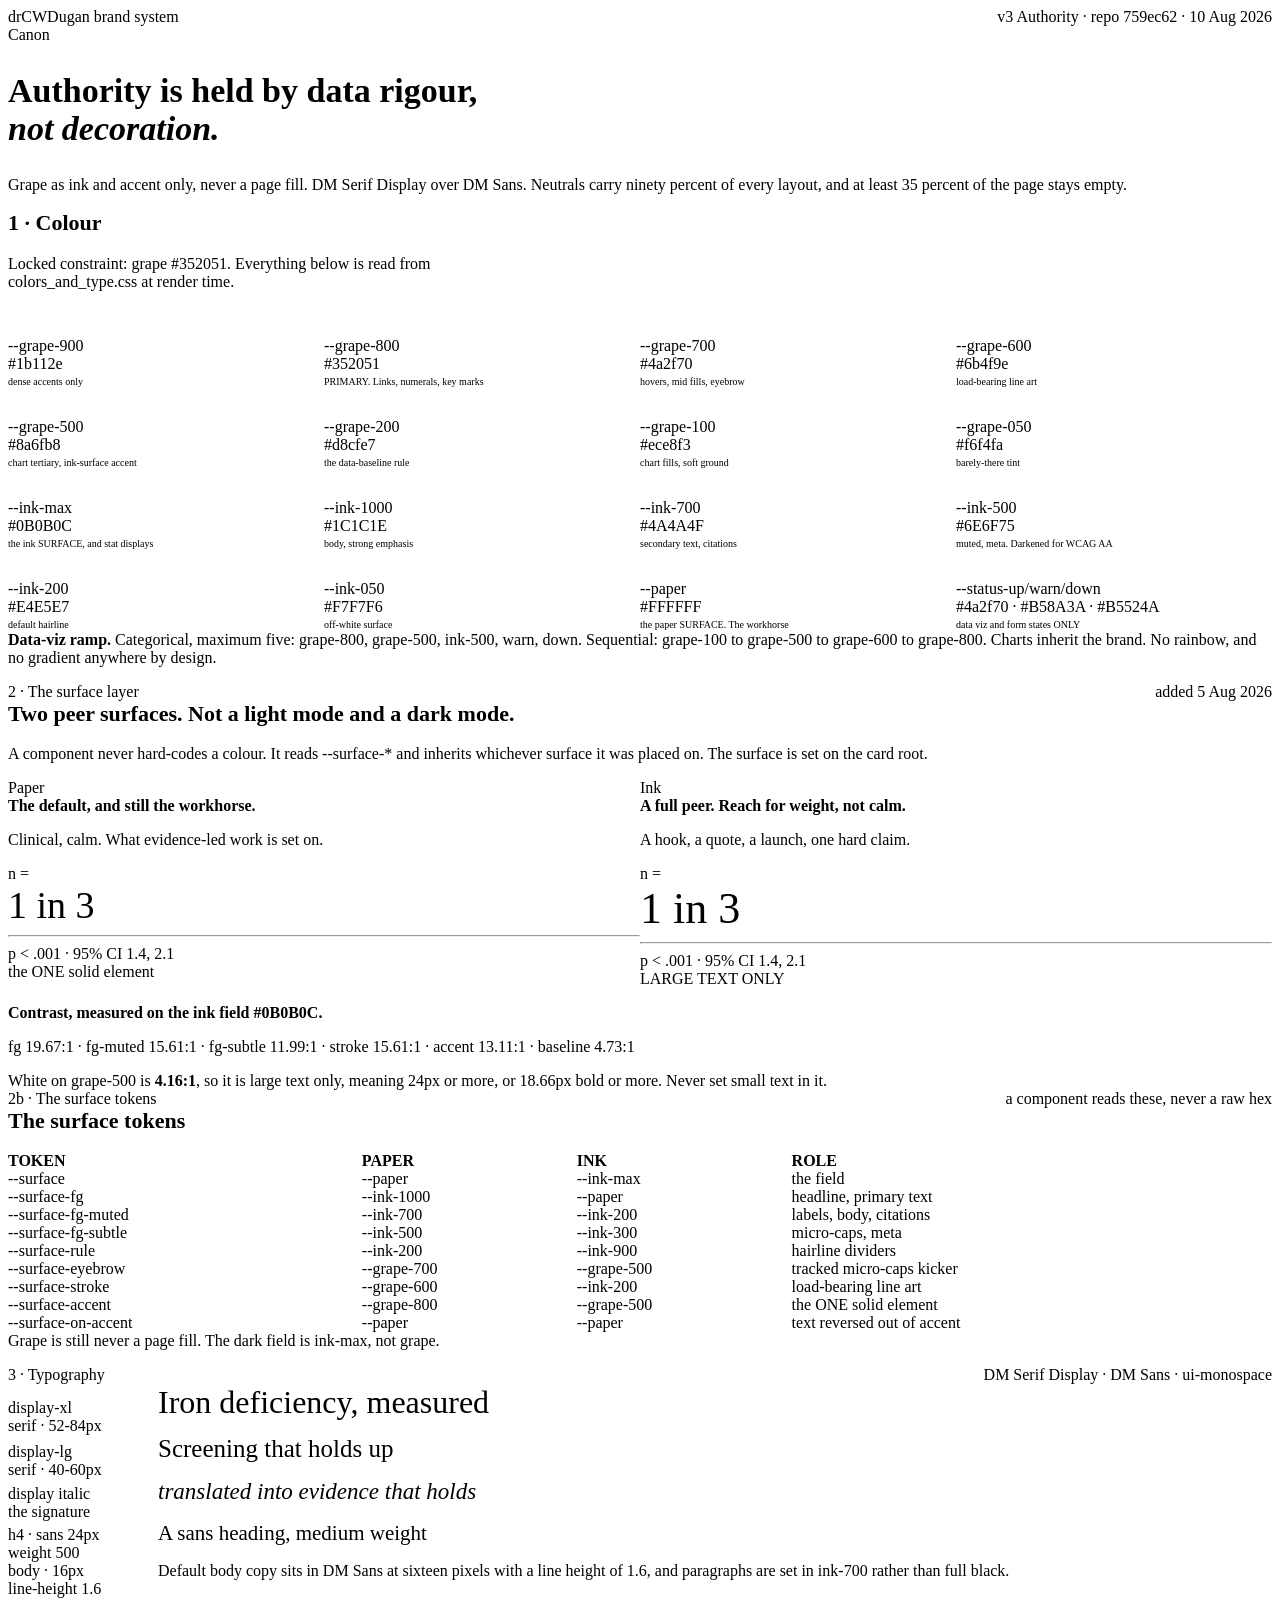
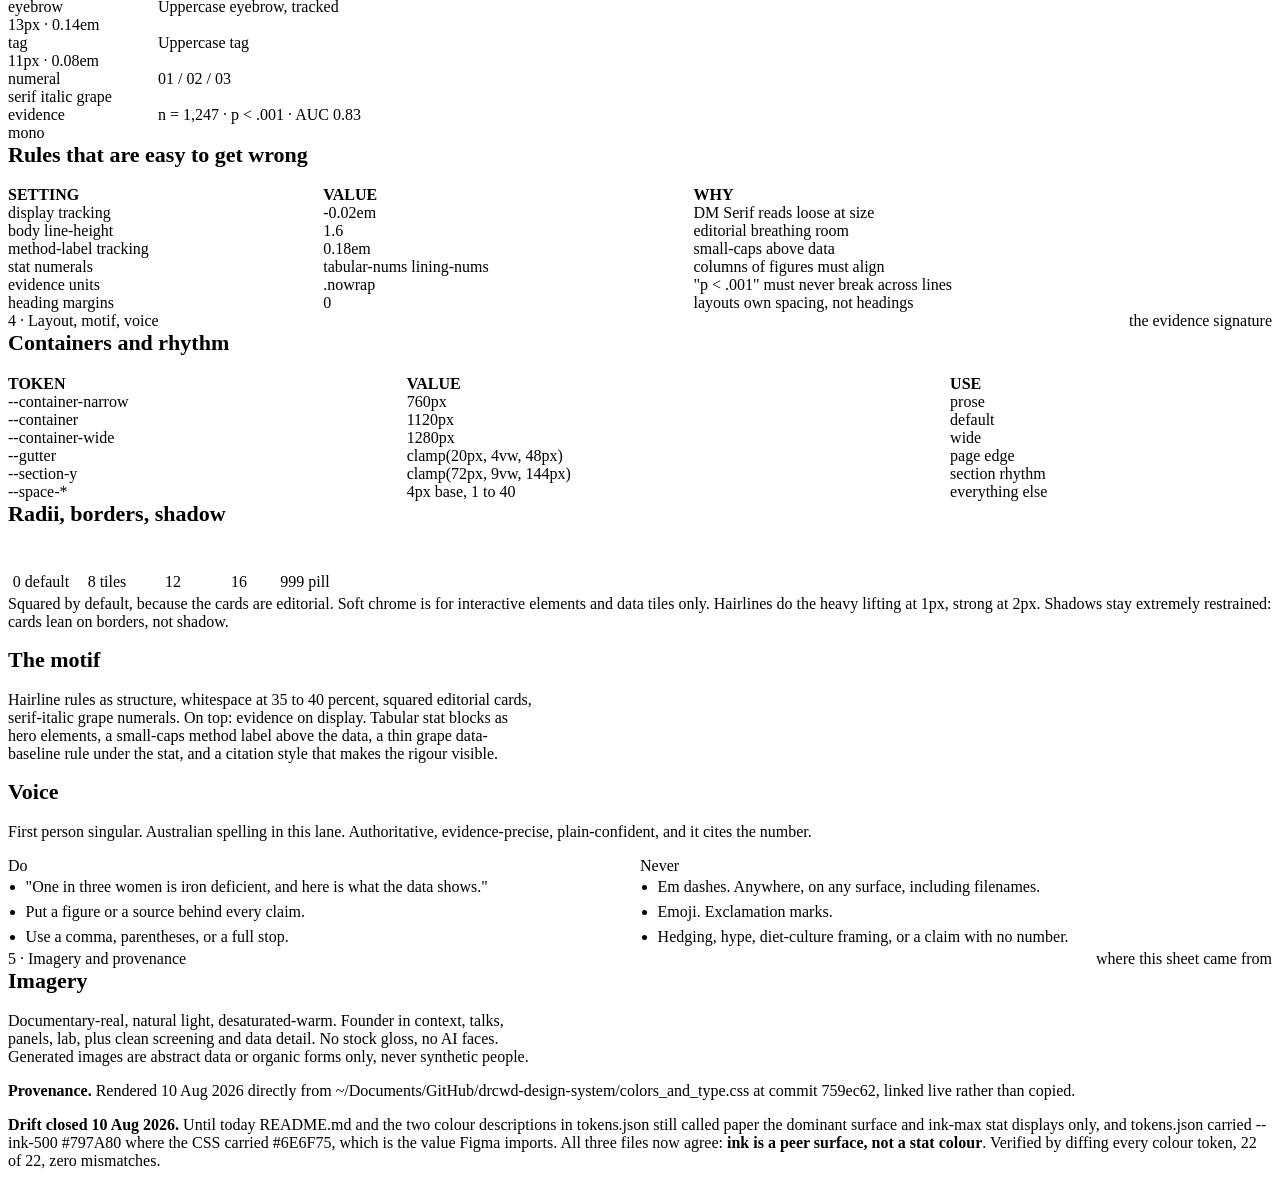
<file: brand-sheet.html>
<!doctype html>
<html lang="en-AU">
<head>
<meta charset="utf-8">
<title>drCWDugan Brand System v3 Authority: canon as at repo aff55e9</title>

<!-- THE CANON ITSELF. Not a copy, not a retype. If this file changes, this sheet changes. -->
<link rel="stylesheet" href="file:///Users/corydugan/Documents/GitHub/drcwd-design-system/colors_and_type.css">

<style>
  @page { size: A4; margin: 13mm 14mm 11mm; }

  body { background: var(--paper); }
  .page { page-break-after: always; }
  .page:last-child { page-break-after: auto; }

  .sheet-head { display:flex; justify-content:space-between; align-items:baseline;
                border-bottom: var(--bw-strong) solid var(--color-accent);
                padding-bottom: var(--space-2); margin-bottom: var(--space-6); }
  .sheet-head .tag { color: var(--color-fg-subtle); }

  h2.sec { font-size: 22px; margin-top: var(--space-6); }
  .sec:first-of-type { margin-top: 0; }
  .rule { border:0; border-top: var(--bw-hair) solid var(--color-border);
          margin: var(--space-5) 0; }

  /* swatches */
  .swatches { display:grid; grid-template-columns: repeat(4, 1fr);
              gap: var(--space-3); margin-top: var(--space-4); }
  .sw { border: var(--bw-hair) solid var(--color-border); }
  .sw .chip { height: 30px; }
  .sw .lab { padding: 5px var(--space-2) var(--space-2); }
  .sw .name { font-family: var(--font-mono); font-size: var(--fs-micro);
              color: var(--color-fg); display:block; }
  .sw .hex  { font-family: var(--font-mono); font-size: var(--fs-micro);
              color: var(--color-fg-subtle); display:block; }
  .sw .use  { font-size: 10px; color: var(--color-fg-subtle);
              display:block; margin-top: 2px; line-height:1.3; }

  /* the two peer surfaces */
  .peers { display:grid; grid-template-columns: 1fr 1fr; gap: var(--space-5);
           margin-top: var(--space-5); }
  .card { background: var(--surface); color: var(--surface-fg);
          border: var(--bw-hair) solid var(--surface-rule); padding: var(--space-6); }
  .card .eyebrow { color: var(--surface-eyebrow); }
  .card h3 { color: var(--surface-fg); font-size: var(--fs-display-sm); }
  .card p  { color: var(--surface-fg-muted); }
  .card .method-label { color: var(--surface-fg-subtle); }
  .card .stat { color: var(--surface-fg); }
  .card .data-baseline { border-top-color: var(--surface-accent); }
  .card .solid { background: var(--surface-accent); color: var(--surface-on-accent);
                 padding: var(--space-3) var(--space-5); display:inline-block;
                 font-size: var(--fs-heading-md); font-weight: var(--fw-medium);
                 margin-top: var(--space-5); }

  /* type specimens */
  .spec { display:grid; grid-template-columns: 150px 1fr; gap: var(--space-5);
          align-items:baseline; padding: var(--space-2) 0;
          border-bottom: var(--bw-hair) solid var(--color-rule); }
  .spec .k { font-family: var(--font-mono); font-size: var(--fs-micro);
             color: var(--color-fg-subtle); }
  .demo-xl { font-family: var(--font-serif); font-size: 32px; line-height: var(--lh-display);
             letter-spacing: var(--tracking-display); }
  .demo-lg { font-family: var(--font-serif); font-size: 25px; line-height: var(--lh-display);
             letter-spacing: var(--tracking-display); }
  .demo-md { font-family: var(--font-serif); font-size: 23px; line-height: var(--lh-heading); }

  table.grid { width:100%; border-collapse: collapse; margin-top: var(--space-4); }
  table.grid th, table.grid td { text-align:left; padding: 5px var(--space-3);
        border-bottom: var(--bw-hair) solid var(--color-rule);
        font-size: var(--fs-body-sm); color: var(--color-fg-muted); vertical-align: top; }
  table.grid th { font-size: var(--fs-micro); letter-spacing: var(--tracking-tag);
        text-transform: uppercase; color: var(--color-fg-subtle);
        border-bottom-color: var(--color-border-strong); }
  table.grid td.mono { font-family: var(--font-mono); color: var(--color-fg); white-space:nowrap; }

  .do-dont { display:grid; grid-template-columns:1fr 1fr; gap: var(--space-6);
             margin-top: var(--space-5); }
  .do-dont div { border-left: var(--bw-strong) solid var(--color-border-strong);
                 padding-left: var(--space-4); }
  .do-dont .yes { border-left-color: var(--color-accent); }
  .do-dont ul { margin:0; padding-left: 1.1em; }
  .do-dont li { font-size: var(--fs-body-sm); color: var(--color-fg-muted);
                line-height:1.55; margin-bottom: var(--space-2); }

  .radii { display:flex; gap: var(--space-4); align-items:flex-end; margin-top: var(--space-5); }
  .radii div { width:66px; height:46px; background: var(--grape-050);
               border: var(--bw-hair) solid var(--color-accent-soft);
               display:flex; align-items:flex-end; justify-content:center;
               font-family: var(--font-mono); font-size: var(--fs-micro);
               color: var(--color-fg-subtle); padding-bottom:4px; }

  .note { background: var(--color-bg-soft); border-left: var(--bw-strong) solid var(--status-warn);
          padding: var(--space-3) var(--space-4); margin-top: var(--space-5); }
  .note p { margin-bottom: var(--space-2); font-size: var(--fs-body-sm); }
  .note p:last-child { margin-bottom:0; }
</style>
</head>
<body>

<!-- ============================ PAGE 1 ============================ -->
<section class="page">
  <div class="sheet-head">
    <span class="eyebrow">drCWDugan brand system</span>
    <span class="tag">v3 Authority · repo 759ec62 · 10 Aug 2026</span>
  </div>

  <span class="eyebrow">Canon</span>
  <h1 style="font-size:34px">Authority is held by data rigour,<br><em class="display">not decoration.</em></h1>
  <p class="lead" style="margin-top:var(--space-4)">Grape as ink and accent only, never a page fill.
     DM Serif Display over DM Sans. Neutrals carry ninety percent of every layout, and at
     least 35 percent of the page stays empty.</p>

  <hr class="rule">

  <h2 class="sec">1 · Colour</h2>
  <p style="max-width:64ch">Locked constraint: grape <span class="evidence">#352051</span>.
     Everything below is read from <span class="evidence">colors_and_type.css</span> at render time.</p>

  <div class="swatches">
    <div class="sw"><div class="chip" style="background:var(--grape-900)"></div>
      <div class="lab"><span class="name">--grape-900</span><span class="hex">#1b112e</span>
      <span class="use">dense accents only</span></div></div>
    <div class="sw"><div class="chip" style="background:var(--grape-800)"></div>
      <div class="lab"><span class="name">--grape-800</span><span class="hex">#352051</span>
      <span class="use">PRIMARY. Links, numerals, key marks</span></div></div>
    <div class="sw"><div class="chip" style="background:var(--grape-700)"></div>
      <div class="lab"><span class="name">--grape-700</span><span class="hex">#4a2f70</span>
      <span class="use">hovers, mid fills, eyebrow</span></div></div>
    <div class="sw"><div class="chip" style="background:var(--grape-600)"></div>
      <div class="lab"><span class="name">--grape-600</span><span class="hex">#6b4f9e</span>
      <span class="use">load-bearing line art</span></div></div>

    <div class="sw"><div class="chip" style="background:var(--grape-500)"></div>
      <div class="lab"><span class="name">--grape-500</span><span class="hex">#8a6fb8</span>
      <span class="use">chart tertiary, ink-surface accent</span></div></div>
    <div class="sw"><div class="chip" style="background:var(--grape-200)"></div>
      <div class="lab"><span class="name">--grape-200</span><span class="hex">#d8cfe7</span>
      <span class="use">the data-baseline rule</span></div></div>
    <div class="sw"><div class="chip" style="background:var(--grape-100)"></div>
      <div class="lab"><span class="name">--grape-100</span><span class="hex">#ece8f3</span>
      <span class="use">chart fills, soft ground</span></div></div>
    <div class="sw"><div class="chip" style="background:var(--grape-050)"></div>
      <div class="lab"><span class="name">--grape-050</span><span class="hex">#f6f4fa</span>
      <span class="use">barely-there tint</span></div></div>
  </div>

  <div class="swatches" style="margin-top:var(--space-5)">
    <div class="sw"><div class="chip" style="background:var(--ink-max)"></div>
      <div class="lab"><span class="name">--ink-max</span><span class="hex">#0B0B0C</span>
      <span class="use">the ink SURFACE, and stat displays</span></div></div>
    <div class="sw"><div class="chip" style="background:var(--ink-1000)"></div>
      <div class="lab"><span class="name">--ink-1000</span><span class="hex">#1C1C1E</span>
      <span class="use">body, strong emphasis</span></div></div>
    <div class="sw"><div class="chip" style="background:var(--ink-700)"></div>
      <div class="lab"><span class="name">--ink-700</span><span class="hex">#4A4A4F</span>
      <span class="use">secondary text, citations</span></div></div>
    <div class="sw"><div class="chip" style="background:var(--ink-500)"></div>
      <div class="lab"><span class="name">--ink-500</span><span class="hex">#6E6F75</span>
      <span class="use">muted, meta. Darkened for WCAG AA</span></div></div>

    <div class="sw"><div class="chip" style="background:var(--ink-200)"></div>
      <div class="lab"><span class="name">--ink-200</span><span class="hex">#E4E5E7</span>
      <span class="use">default hairline</span></div></div>
    <div class="sw"><div class="chip" style="background:var(--ink-050)"></div>
      <div class="lab"><span class="name">--ink-050</span><span class="hex">#F7F7F6</span>
      <span class="use">off-white surface</span></div></div>
    <div class="sw"><div class="chip" style="background:var(--paper); border-bottom:1px solid var(--color-border)"></div>
      <div class="lab"><span class="name">--paper</span><span class="hex">#FFFFFF</span>
      <span class="use">the paper SURFACE. The workhorse</span></div></div>
    <div class="sw"><div class="chip" style="background:linear-gradient(90deg,var(--status-up) 0 33%,var(--status-warn) 33% 66%,var(--status-down) 66% 100%)"></div>
      <div class="lab"><span class="name">--status-up/warn/down</span><span class="hex">#4a2f70 · #B58A3A · #B5524A</span>
      <span class="use">data viz and form states ONLY</span></div></div>
  </div>

  <p style="margin-top:var(--space-4);font-size:var(--fs-body-sm)">
     <strong>Data-viz ramp.</strong> Categorical, maximum five:
     grape-800, grape-500, ink-500, warn, down. Sequential: grape-100 to grape-500 to
     grape-600 to grape-800. Charts inherit the brand. No rainbow, and no gradient anywhere by design.</p>
</section>

<!-- ============================ PAGE 2 ============================ -->
<section class="page">
  <div class="sheet-head">
    <span class="eyebrow">2 · The surface layer</span>
    <span class="tag">added 5 Aug 2026</span>
  </div>

  <h2 class="sec" style="margin-top:0">Two peer surfaces. Not a light mode and a dark mode.</h2>
  <p class="lead">A component never hard-codes a colour. It reads <span class="evidence">--surface-*</span>
     and inherits whichever surface it was placed on. The surface is set on the card root.</p>

  <div class="peers">
    <div class="card">
      <span class="eyebrow">Paper</span>
      <h3 style="margin-top:var(--space-3)">The default, and still the workhorse.</h3>
      <p style="margin-top:var(--space-4)">Clinical, calm. What evidence-led work is set on.</p>
      <div class="method-label" style="margin-top:var(--space-6)">n =</div>
      <div class="stat" style="font-size:38px">1 in 3</div>
      <hr class="data-baseline">
      <div class="evidence" style="margin-top:var(--space-3)">p &lt; .001 · 95% CI 1.4, 2.1</div>
      <span class="solid">the ONE solid element</span>
    </div>

    <div class="card" data-surface="ink">
      <span class="eyebrow">Ink</span>
      <h3 style="margin-top:var(--space-3)">A full peer. Reach for weight, not calm.</h3>
      <p style="margin-top:var(--space-4)">A hook, a quote, a launch, one hard claim.</p>
      <div class="method-label" style="margin-top:var(--space-6)">n =</div>
      <div class="stat" style="font-size:44px">1 in 3</div>
      <hr class="data-baseline">
      <div class="evidence" style="margin-top:var(--space-3)">p &lt; .001 · 95% CI 1.4, 2.1</div>
      <span class="solid">LARGE TEXT ONLY</span>
    </div>
  </div>

  <div class="note">
    <p><strong>Contrast, measured on the ink field #0B0B0C.</strong></p>
    <p class="evidence">fg 19.67:1 · fg-muted 15.61:1 · fg-subtle 11.99:1 · stroke 15.61:1 · accent 13.11:1 · baseline 4.73:1</p>
    <p>White on <span class="evidence">grape-500</span> is <strong>4.16:1</strong>, so it is
       large text only, meaning 24px or more, or 18.66px bold or more. Never set small text in it.</p>
  </div>

</section>

<section class="page">
  <div class="sheet-head">
    <span class="eyebrow">2b · The surface tokens</span>
    <span class="tag">a component reads these, never a raw hex</span>
  </div>

  <h2 class="sec" style="margin-top:0">The surface tokens</h2>
  <table class="grid">
    <tr><th>token</th><th>paper</th><th>ink</th><th>role</th></tr>
    <tr><td class="mono">--surface</td><td class="mono">--paper</td><td class="mono">--ink-max</td><td>the field</td></tr>
    <tr><td class="mono">--surface-fg</td><td class="mono">--ink-1000</td><td class="mono">--paper</td><td>headline, primary text</td></tr>
    <tr><td class="mono">--surface-fg-muted</td><td class="mono">--ink-700</td><td class="mono">--ink-200</td><td>labels, body, citations</td></tr>
    <tr><td class="mono">--surface-fg-subtle</td><td class="mono">--ink-500</td><td class="mono">--ink-300</td><td>micro-caps, meta</td></tr>
    <tr><td class="mono">--surface-rule</td><td class="mono">--ink-200</td><td class="mono">--ink-900</td><td>hairline dividers</td></tr>
    <tr><td class="mono">--surface-eyebrow</td><td class="mono">--grape-700</td><td class="mono">--grape-500</td><td>tracked micro-caps kicker</td></tr>
    <tr><td class="mono">--surface-stroke</td><td class="mono">--grape-600</td><td class="mono">--ink-200</td><td>load-bearing line art</td></tr>
    <tr><td class="mono">--surface-accent</td><td class="mono">--grape-800</td><td class="mono">--grape-500</td><td>the ONE solid element</td></tr>
    <tr><td class="mono">--surface-on-accent</td><td class="mono">--paper</td><td class="mono">--paper</td><td>text reversed out of accent</td></tr>
  </table>

  <p style="margin-top:var(--space-6);font-size:var(--fs-body-sm)">
     Grape is still never a page fill. The dark field is <span class="evidence">ink-max</span>, not grape.</p>
</section>

<!-- ============================ PAGE 3 ============================ -->
<section class="page">
  <div class="sheet-head">
    <span class="eyebrow">3 · Typography</span>
    <span class="tag">DM Serif Display · DM Sans · ui-monospace</span>
  </div>

  <div class="spec"><span class="k">display-xl<br>serif · 52-84px</span>
    <span class="demo-xl">Iron deficiency, measured</span></div>
  <div class="spec"><span class="k">display-lg<br>serif · 40-60px</span>
    <span class="demo-lg">Screening that holds up</span></div>
  <div class="spec"><span class="k">display italic<br>the signature</span>
    <span class="demo-md" style="font-style:italic;color:var(--color-accent)">translated into evidence that holds</span></div>
  <div class="spec"><span class="k">h4 · sans 24px<br>weight 500</span>
    <span style="font-size:21px;font-weight:500">A sans heading, medium weight</span></div>
  <div class="spec"><span class="k">body · 16px<br>line-height 1.6</span>
    <span>Default body copy sits in DM Sans at sixteen pixels with a line height of 1.6, and paragraphs are set in ink-700 rather than full black.</span></div>
  <div class="spec"><span class="k">eyebrow<br>13px · 0.14em</span>
    <span class="eyebrow">Uppercase eyebrow, tracked</span></div>
  <div class="spec"><span class="k">tag<br>11px · 0.08em</span>
    <span class="tag">Uppercase tag</span></div>
  <div class="spec"><span class="k">numeral<br>serif italic grape</span>
    <span class="numeral">01 / 02 / 03</span></div>
  <div class="spec"><span class="k">evidence<br>mono</span>
    <span class="evidence">n = 1,247 · p &lt; .001 · AUC 0.83</span></div>

  <h2 class="sec">Rules that are easy to get wrong</h2>
  <table class="grid">
    <tr><th>setting</th><th>value</th><th>why</th></tr>
    <tr><td>display tracking</td><td class="mono">-0.02em</td><td>DM Serif reads loose at size</td></tr>
    <tr><td>body line-height</td><td class="mono">1.6</td><td>editorial breathing room</td></tr>
    <tr><td>method-label tracking</td><td class="mono">0.18em</td><td>small-caps above data</td></tr>
    <tr><td>stat numerals</td><td class="mono">tabular-nums lining-nums</td><td>columns of figures must align</td></tr>
    <tr><td>evidence units</td><td class="mono">.nowrap</td><td>"p &lt; .001" must never break across lines</td></tr>
    <tr><td>heading margins</td><td class="mono">0</td><td>layouts own spacing, not headings</td></tr>
  </table>
</section>

<!-- ============================ PAGE 4 ============================ -->
<section class="page">
  <div class="sheet-head">
    <span class="eyebrow">4 · Layout, motif, voice</span>
    <span class="tag">the evidence signature</span>
  </div>

  <h2 class="sec" style="margin-top:0">Containers and rhythm</h2>
  <table class="grid">
    <tr><th>token</th><th>value</th><th>use</th></tr>
    <tr><td class="mono">--container-narrow</td><td class="mono">760px</td><td>prose</td></tr>
    <tr><td class="mono">--container</td><td class="mono">1120px</td><td>default</td></tr>
    <tr><td class="mono">--container-wide</td><td class="mono">1280px</td><td>wide</td></tr>
    <tr><td class="mono">--gutter</td><td class="mono">clamp(20px, 4vw, 48px)</td><td>page edge</td></tr>
    <tr><td class="mono">--section-y</td><td class="mono">clamp(72px, 9vw, 144px)</td><td>section rhythm</td></tr>
    <tr><td class="mono">--space-*</td><td class="mono">4px base, 1 to 40</td><td>everything else</td></tr>
  </table>

  <h2 class="sec">Radii, borders, shadow</h2>
  <div class="radii">
    <div style="border-radius:var(--radius-0)">0 default</div>
    <div style="border-radius:var(--radius-md)">8 tiles</div>
    <div style="border-radius:var(--radius-lg)">12</div>
    <div style="border-radius:var(--radius-xl)">16</div>
    <div style="border-radius:var(--radius-pill)">999 pill</div>
  </div>
  <p style="margin-top:var(--space-5);font-size:var(--fs-body-sm)">
     Squared by default, because the cards are editorial. Soft chrome is for interactive
     elements and data tiles only. Hairlines do the heavy lifting at 1px, strong at 2px.
     Shadows stay extremely restrained: cards lean on borders, not shadow.</p>

  <h2 class="sec">The motif</h2>
  <p style="max-width:66ch">Hairline rules as structure, whitespace at 35 to 40 percent, squared
     editorial cards, serif-italic grape numerals. On top: evidence on display. Tabular stat blocks
     as hero elements, a small-caps method label above the data, a thin grape data-baseline rule
     under the stat, and a citation style that makes the rigour visible.</p>

  <h2 class="sec">Voice</h2>
  <p>First person singular. Australian spelling in this lane. Authoritative, evidence-precise,
     plain-confident, and it cites the number.</p>
  <div class="do-dont">
    <div class="yes">
      <span class="tag" style="color:var(--color-accent)">Do</span>
      <ul>
        <li>"One in three women is iron deficient, and here is what the data shows."</li>
        <li>Put a figure or a source behind every claim.</li>
        <li>Use a comma, parentheses, or a full stop.</li>
      </ul>
    </div>
    <div>
      <span class="tag">Never</span>
      <ul>
        <li>Em dashes. Anywhere, on any surface, including filenames.</li>
        <li>Emoji. Exclamation marks.</li>
        <li>Hedging, hype, diet-culture framing, or a claim with no number.</li>
      </ul>
    </div>
  </div>

</section>

<section class="page">
  <div class="sheet-head">
    <span class="eyebrow">5 · Imagery and provenance</span>
    <span class="tag">where this sheet came from</span>
  </div>

  <h2 class="sec" style="margin-top:0">Imagery</h2>
  <p style="max-width:66ch">Documentary-real, natural light, desaturated-warm. Founder in context,
     talks, panels, lab, plus clean screening and data detail. No stock gloss, no AI faces. Generated
     images are abstract data or organic forms only, never synthetic people.</p>

  <div class="note">
    <p><strong>Provenance.</strong> Rendered 10 Aug 2026 directly from
       <span class="evidence">~/Documents/GitHub/drcwd-design-system/colors_and_type.css</span>
       at commit <span class="evidence">759ec62</span>, linked live rather than copied.</p>
    <p><strong>Drift closed 10 Aug 2026.</strong> Until today
       <span class="evidence">README.md</span> and the two colour descriptions in
       <span class="evidence">tokens.json</span> still called paper the dominant surface and
       ink-max stat displays only, and <span class="evidence">tokens.json</span> carried
       <span class="evidence">--ink-500 #797A80</span> where the CSS carried
       <span class="evidence">#6E6F75</span>, which is the value Figma imports. All three files
       now agree: <strong>ink is a peer surface, not a stat colour</strong>. Verified by diffing
       every colour token, 22 of 22, zero mismatches.</p>
  </div>
</section>

</body>
</html>
</file>
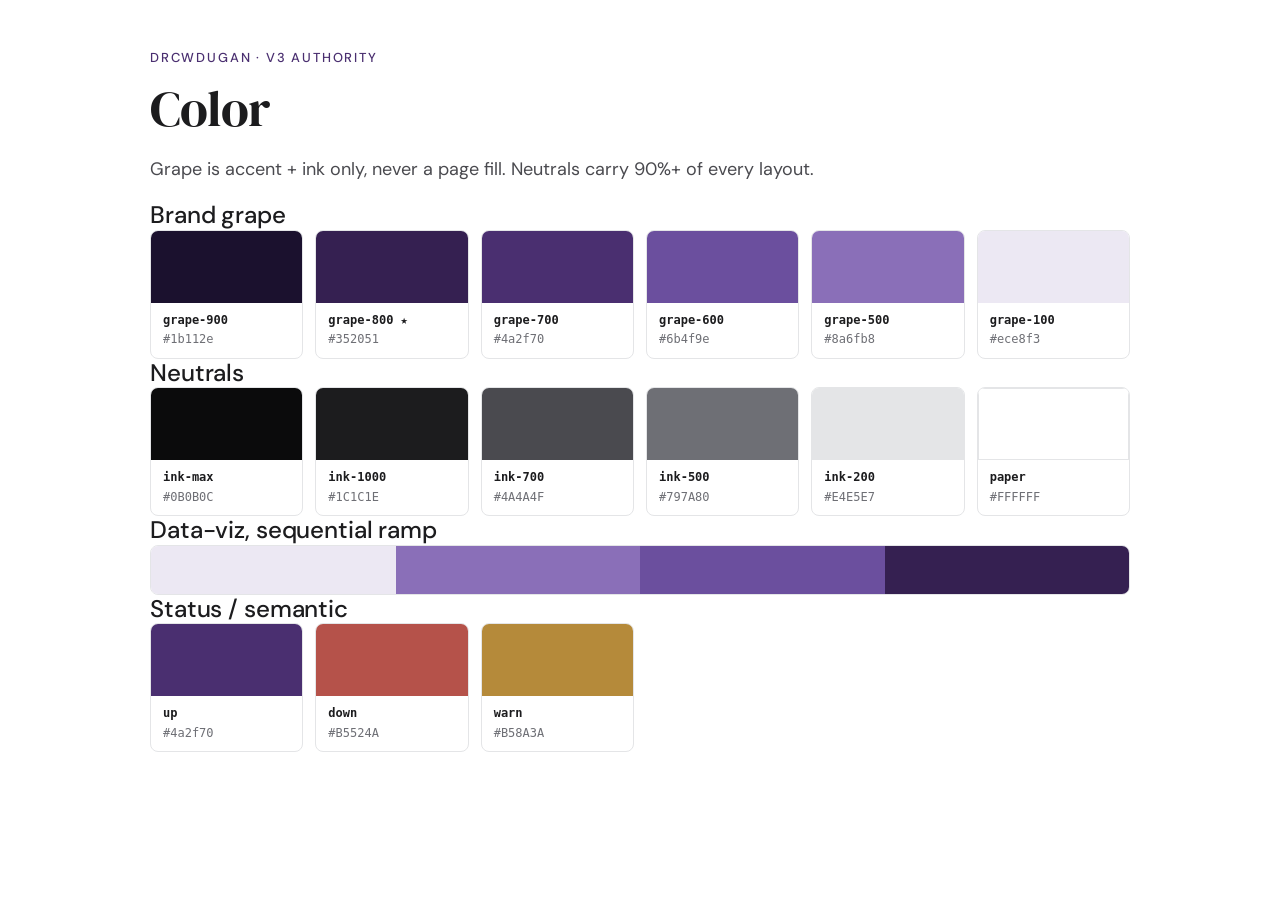
<file: preview/color.html>
<!-- @dsCard group="Foundations" name="Color tokens" subtitle="Grape accent + neutrals + data-viz ramp" -->
<!DOCTYPE html><html lang="en"><head><meta charset="utf-8">
<meta name="viewport" content="width=device-width,initial-scale=1">
<title>Color, drCWDugan v3</title>
<link rel="stylesheet" href="../colors_and_type.css">
<style>
  body{padding:var(--space-12) var(--space-10);max-width:980px;margin:0 auto}
  .grid{display:grid;grid-template-columns:repeat(auto-fill,minmax(140px,1fr));gap:var(--space-3)}
  .sw{border:1px solid var(--color-border);border-radius:var(--radius-md);overflow:hidden}
  .chip{height:72px}
  .sw .meta{display:block;padding:var(--space-2) var(--space-3);font-family:var(--font-mono);font-size:12px}
  .sw .name{color:var(--color-fg);font-weight:600}
  h3{margin:var(--space-10) 0 var(--space-4)}
  .ramp{display:flex;height:48px;border-radius:var(--radius-md);overflow:hidden;border:1px solid var(--color-border)}
  .ramp span{flex:1}
</style></head>
<body>
  <p class="eyebrow">drCWDugan · v3 Authority</p>
  <h2>Color</h2>
  <p class="lead">Grape is accent + ink only, never a page fill. Neutrals carry 90%+ of every layout.</p>

  <h3 class="h4">Brand grape</h3>
  <div class="grid">
    <div class="sw"><div class="chip" style="background:var(--grape-900)"></div><span class="meta"><span class="name">grape-900</span><br>#1b112e</span></div>
    <div class="sw"><div class="chip" style="background:var(--grape-800)"></div><span class="meta"><span class="name">grape-800 ★</span><br>#352051</span></div>
    <div class="sw"><div class="chip" style="background:var(--grape-700)"></div><span class="meta"><span class="name">grape-700</span><br>#4a2f70</span></div>
    <div class="sw"><div class="chip" style="background:var(--grape-600)"></div><span class="meta"><span class="name">grape-600</span><br>#6b4f9e</span></div>
    <div class="sw"><div class="chip" style="background:var(--grape-500)"></div><span class="meta"><span class="name">grape-500</span><br>#8a6fb8</span></div>
    <div class="sw"><div class="chip" style="background:var(--grape-100)"></div><span class="meta"><span class="name">grape-100</span><br>#ece8f3</span></div>
  </div>

  <h3 class="h4">Neutrals</h3>
  <div class="grid">
    <div class="sw"><div class="chip" style="background:var(--ink-max)"></div><span class="meta"><span class="name">ink-max</span><br>#0B0B0C</span></div>
    <div class="sw"><div class="chip" style="background:var(--ink-1000)"></div><span class="meta"><span class="name">ink-1000</span><br>#1C1C1E</span></div>
    <div class="sw"><div class="chip" style="background:var(--ink-700)"></div><span class="meta"><span class="name">ink-700</span><br>#4A4A4F</span></div>
    <div class="sw"><div class="chip" style="background:var(--ink-500)"></div><span class="meta"><span class="name">ink-500</span><br>#797A80</span></div>
    <div class="sw"><div class="chip" style="background:var(--ink-200)"></div><span class="meta"><span class="name">ink-200</span><br>#E4E5E7</span></div>
    <div class="sw"><div class="chip" style="background:var(--paper);box-shadow:inset 0 0 0 1px var(--ink-200)"></div><span class="meta"><span class="name">paper</span><br>#FFFFFF</span></div>
  </div>

  <h3 class="h4">Data-viz, sequential ramp</h3>
  <div class="ramp"><span style="background:var(--dv-seq-1)"></span><span style="background:var(--dv-seq-2)"></span><span style="background:var(--dv-seq-3)"></span><span style="background:var(--dv-seq-4)"></span></div>

  <h3 class="h4">Status / semantic</h3>
  <div class="grid">
    <div class="sw"><div class="chip" style="background:var(--status-up)"></div><span class="meta"><span class="name">up</span><br>#4a2f70</span></div>
    <div class="sw"><div class="chip" style="background:var(--status-down)"></div><span class="meta"><span class="name">down</span><br>#B5524A</span></div>
    <div class="sw"><div class="chip" style="background:var(--status-warn)"></div><span class="meta"><span class="name">warn</span><br>#B58A3A</span></div>
  </div>
</body></html>
</file>
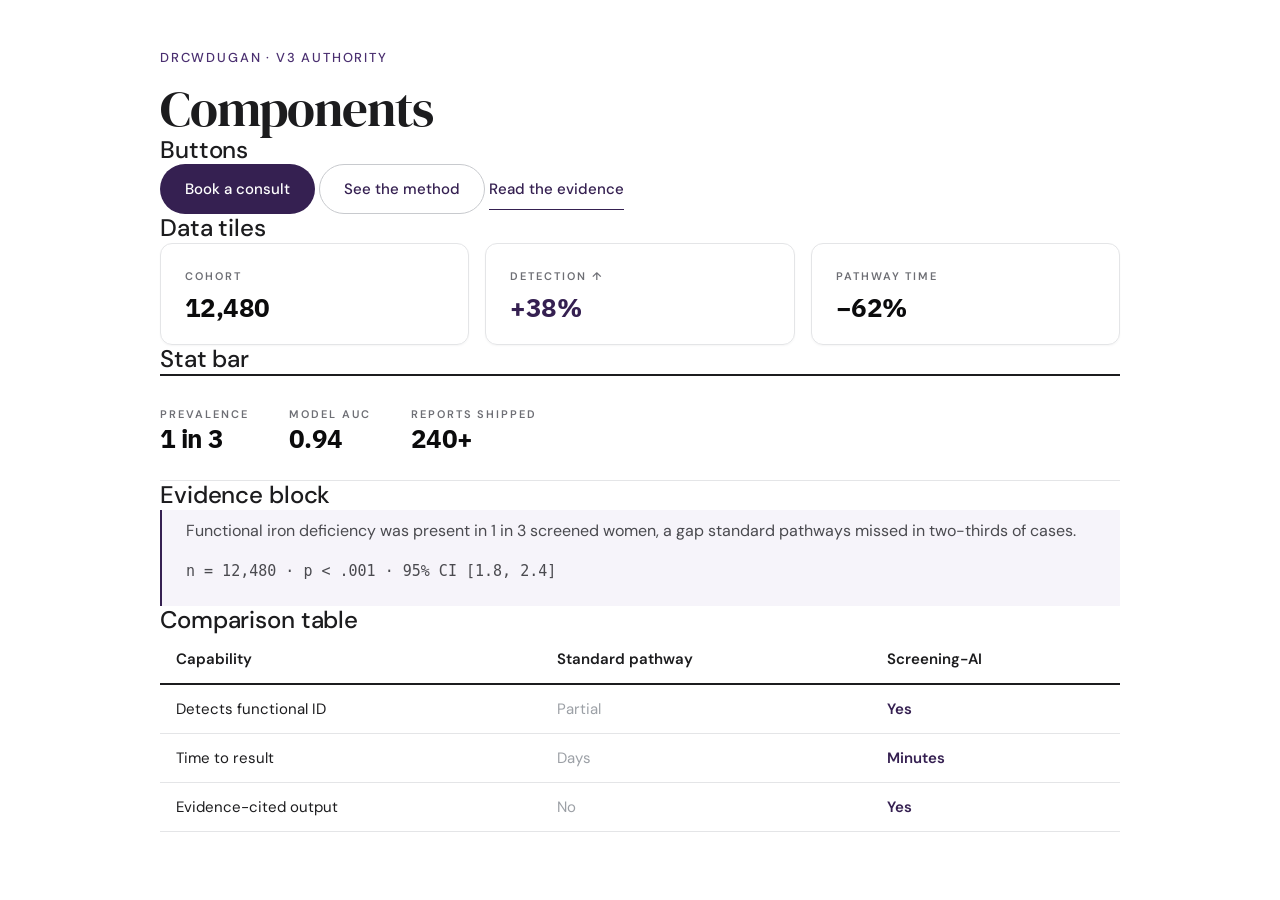
<file: preview/components.html>
<!-- @dsCard group="Components" name="Core components" subtitle="Buttons, data-tile, stat-bar, evidence block, comparison table" -->
<!DOCTYPE html><html lang="en"><head><meta charset="utf-8">
<meta name="viewport" content="width=device-width,initial-scale=1">
<title>Components, drCWDugan v3</title>
<link rel="stylesheet" href="../colors_and_type.css">
<style>
  body{padding:var(--space-12) var(--space-10);max-width:960px;margin:0 auto}
  h3{margin:var(--space-10) 0 var(--space-4)}
  /* Buttons */
  .btn{font-family:var(--font-sans);font-weight:var(--fw-medium);font-size:var(--fs-body-sm);
       padding:var(--space-3) var(--space-6);border-radius:var(--radius-pill);border:1px solid transparent;cursor:pointer;text-decoration:none;display:inline-block}
  .btn-primary{background:var(--grape-800);color:var(--paper)}
  .btn-secondary{background:transparent;color:var(--grape-800);border-color:var(--color-border-strong)}
  .btn-ghost{background:transparent;color:var(--grape-800);border:0;border-bottom:1px solid currentColor;border-radius:0;padding:var(--space-2) 0}
  /* Data tile */
  .tiles{display:grid;grid-template-columns:repeat(auto-fit,minmax(200px,1fr));gap:var(--space-4)}
  .tile{border:1px solid var(--color-border);border-radius:var(--radius-lg);padding:var(--space-6);box-shadow:var(--shadow-xs)}
  .tile .method-label{display:block;margin-bottom:var(--space-2)}
  .tile .stat{display:block;font-size:var(--fs-display-sm)}
  /* Stat bar */
  .statbar{display:flex;gap:var(--space-10);padding:var(--space-6) 0;border-top:2px solid var(--ink-1000);border-bottom:1px solid var(--color-rule)}
  .statbar .stat{font-size:var(--fs-display-sm)}
  /* Evidence block */
  .evblock{border-left:2px solid var(--grape-800);padding:var(--space-2) var(--space-6);background:var(--grape-050)}
  /* Comparison table */
  table{width:100%;border-collapse:collapse;font-size:var(--fs-body-sm)}
  th,td{text-align:left;padding:var(--space-3) var(--space-4);border-bottom:1px solid var(--color-rule)}
  thead th{font-family:var(--font-sans);font-weight:var(--fw-semibold);color:var(--color-fg);border-bottom:2px solid var(--ink-1000)}
  td.yes{color:var(--grape-800);font-weight:600}
  td.no{color:var(--ink-400)}
</style></head>
<body>
  <p class="eyebrow">drCWDugan · v3 Authority</p>
  <h2>Components</h2>

  <h3 class="h4">Buttons</h3>
  <a class="btn btn-primary" href="#">Book a consult</a>
  <a class="btn btn-secondary" href="#">See the method</a>
  <a class="btn btn-ghost" href="#">Read the evidence</a>

  <h3 class="h4">Data tiles</h3>
  <div class="tiles">
    <div class="tile"><span class="method-label">Cohort</span><span class="stat">12,480</span></div>
    <div class="tile"><span class="method-label">Detection ↑</span><span class="stat stat--grape">+38%</span></div>
    <div class="tile"><span class="method-label">Pathway time</span><span class="stat">−62%</span></div>
  </div>

  <h3 class="h4">Stat bar</h3>
  <div class="statbar">
    <div><span class="method-label">Prevalence</span><br><span class="stat">1 in 3</span></div>
    <div><span class="method-label">Model AUC</span><br><span class="stat">0.94</span></div>
    <div><span class="method-label">Reports shipped</span><br><span class="stat">240+</span></div>
  </div>

  <h3 class="h4">Evidence block</h3>
  <div class="evblock"><p>Functional iron deficiency was present in 1 in 3 screened women, a gap standard pathways missed in two-thirds of cases.</p><p class="evidence"><span class="nowrap">n = 12,480</span> · <span class="nowrap">p &lt; .001</span> · <span class="nowrap">95% CI [1.8, 2.4]</span></p></div>

  <h3 class="h4">Comparison table</h3>
  <table>
    <thead><tr><th>Capability</th><th>Standard pathway</th><th>Screening-AI</th></tr></thead>
    <tbody>
      <tr><td>Detects functional ID</td><td class="no">Partial</td><td class="yes">Yes</td></tr>
      <tr><td>Time to result</td><td class="no">Days</td><td class="yes">Minutes</td></tr>
      <tr><td>Evidence-cited output</td><td class="no">No</td><td class="yes">Yes</td></tr>
    </tbody>
  </table>
</body></html>
</file>
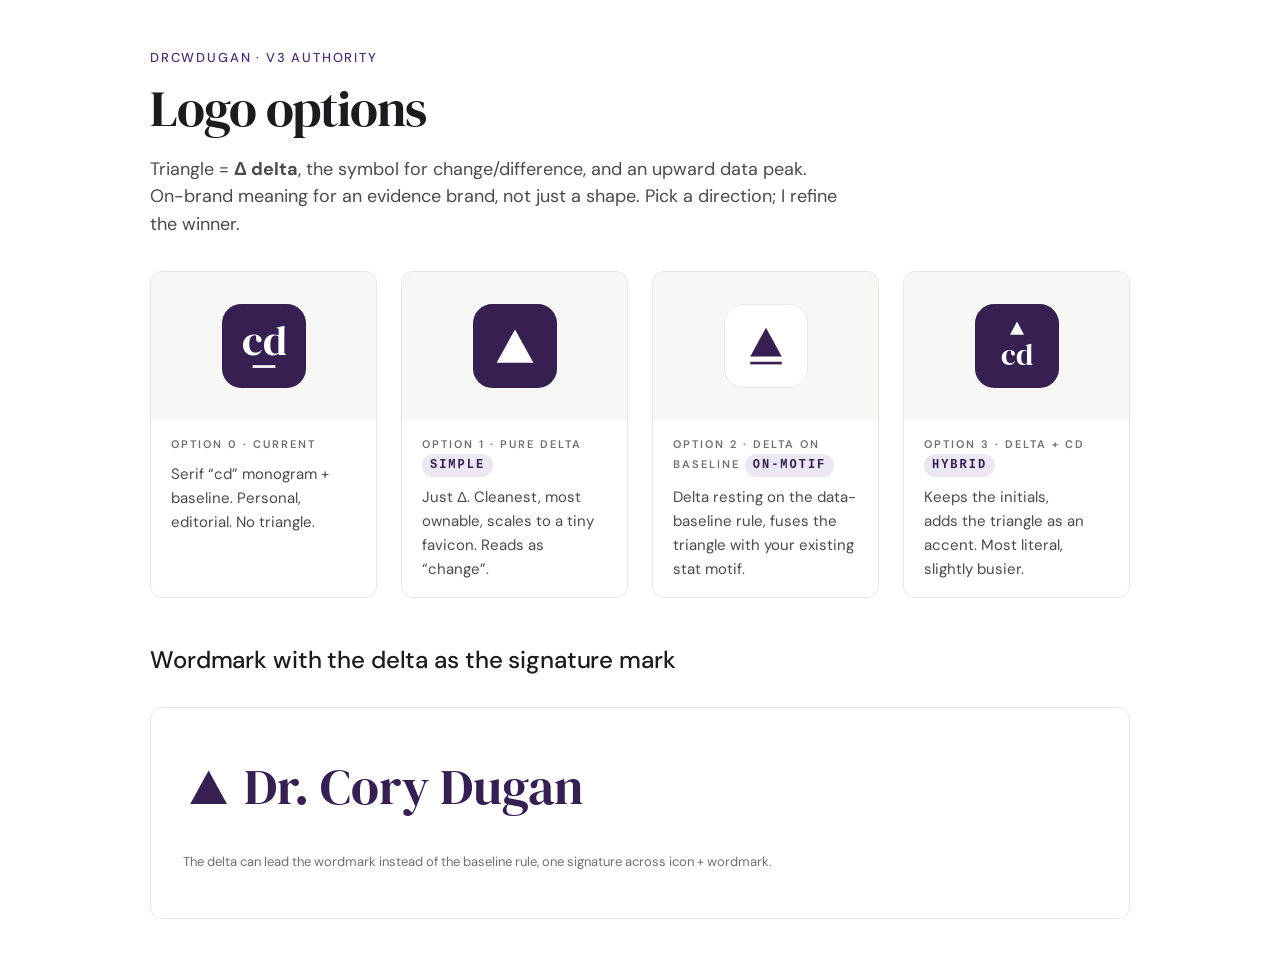
<file: preview/logo-options.html>
<!-- @dsCard group="Logo" name="Logo OPTIONS (triangle / delta)" subtitle="Current cd vs 3 delta directions, pick one" -->
<!DOCTYPE html><html lang="en"><head><meta charset="utf-8">
<meta name="viewport" content="width=device-width,initial-scale=1">
<title>Logo options, drCWDugan v3</title>
<link rel="stylesheet" href="../colors_and_type.css">
<style>
  body{padding:var(--space-12) var(--space-10);max-width:980px;margin:0 auto}
  .opts{display:grid;grid-template-columns:repeat(auto-fit,minmax(210px,1fr));gap:var(--space-6);margin-top:var(--space-8)}
  .opt{border:1px solid var(--color-border);border-radius:var(--radius-lg);overflow:hidden}
  .opt .stage{display:flex;align-items:center;justify-content:center;gap:var(--space-5);padding:var(--space-8);background:var(--ink-050)}
  .opt .stage .grape{background:var(--grape-800);border-radius:var(--radius-lg);padding:var(--space-3);display:flex}
  .opt .label{padding:var(--space-4) var(--space-5)}
  .opt .label .method-label{display:block;margin-bottom:var(--space-2)}
  .opt p{margin:0;font-size:var(--fs-body-sm)}
  svg{display:block}
  .wmrow{border:1px solid var(--color-border);border-radius:var(--radius-lg);padding:var(--space-8);margin-top:var(--space-8)}
  .badge{display:inline-block;background:var(--grape-100);color:var(--grape-800);font-family:var(--font-mono);font-size:12px;padding:2px 8px;border-radius:var(--radius-pill)}
</style></head>
<body>
  <p class="eyebrow">drCWDugan · v3 Authority</p>
  <h2>Logo options</h2>
  <p class="lead">Triangle = <strong>Δ delta</strong>, the symbol for change/difference, and an upward data peak. On-brand meaning for an evidence brand, not just a shape. Pick a direction; I refine the winner.</p>

  <div class="opts">
    <div class="opt">
      <div class="stage">
        <svg viewBox="0 0 96 96" width="84" height="84"><defs><style>.m{font-family:'DM Serif Display',Georgia,serif;font-size:48px;fill:#fff}</style></defs><rect width="96" height="96" rx="22" fill="#352051"/><text x="48" y="58" text-anchor="middle" class="m">cd</text><rect x="35" y="70" width="26" height="3" fill="#fff"/></svg>
      </div>
      <div class="label"><span class="method-label">Option 0 · current</span><p>Serif “cd” monogram + baseline. Personal, editorial. No triangle.</p></div>
    </div>

    <div class="opt">
      <div class="stage">
        <svg viewBox="0 0 96 96" width="84" height="84"><rect width="96" height="96" rx="22" fill="#352051"/><polygon points="48,29 27,67 69,67" fill="#fff"/></svg>
      </div>
      <div class="label"><span class="method-label">Option 1 · pure delta <span class="badge">simple</span></span><p>Just Δ. Cleanest, most ownable, scales to a tiny favicon. Reads as “change”.</p></div>
    </div>

    <div class="opt">
      <div class="stage">
        <svg viewBox="0 0 96 96" width="84" height="84"><rect x="0.5" y="0.5" width="95" height="95" rx="22" fill="#fff" stroke="#E4E5E7"/><polygon points="48,27 30,60 66,60" fill="#352051"/><rect x="30" y="66" width="36" height="3" fill="#352051"/></svg>
      </div>
      <div class="label"><span class="method-label">Option 2 · delta on baseline <span class="badge">on-motif</span></span><p>Delta resting on the data-baseline rule, fuses the triangle with your existing stat motif.</p></div>
    </div>

    <div class="opt">
      <div class="stage">
        <svg viewBox="0 0 96 96" width="84" height="84"><defs><style>.m2{font-family:'DM Serif Display',Georgia,serif;font-size:34px;fill:#fff}</style></defs><rect width="96" height="96" rx="22" fill="#352051"/><polygon points="48,20 40,35 56,35" fill="#fff"/><text x="48" y="70" text-anchor="middle" class="m2">cd</text></svg>
      </div>
      <div class="label"><span class="method-label">Option 3 · delta + cd <span class="badge">hybrid</span></span><p>Keeps the initials, adds the triangle as an accent. Most literal, slightly busier.</p></div>
    </div>
  </div>

  <h3 class="h4" style="margin-top:var(--space-12)">Wordmark with the delta as the signature mark</h3>
  <div class="wmrow">
    <svg viewBox="0 0 600 120" width="480" height="96"><defs><style>.wm{font-family:'DM Serif Display',Georgia,serif;font-size:64px;fill:#352051}</style></defs><polygon points="32,38 9,80 55,80" fill="#352051"/><text x="76" y="80" class="wm">Dr. Cory Dugan</text></svg>
    <p class="meta" style="margin-top:var(--space-4)">The delta can lead the wordmark instead of the baseline rule, one signature across icon + wordmark.</p>
  </div>
</body></html>
</file>
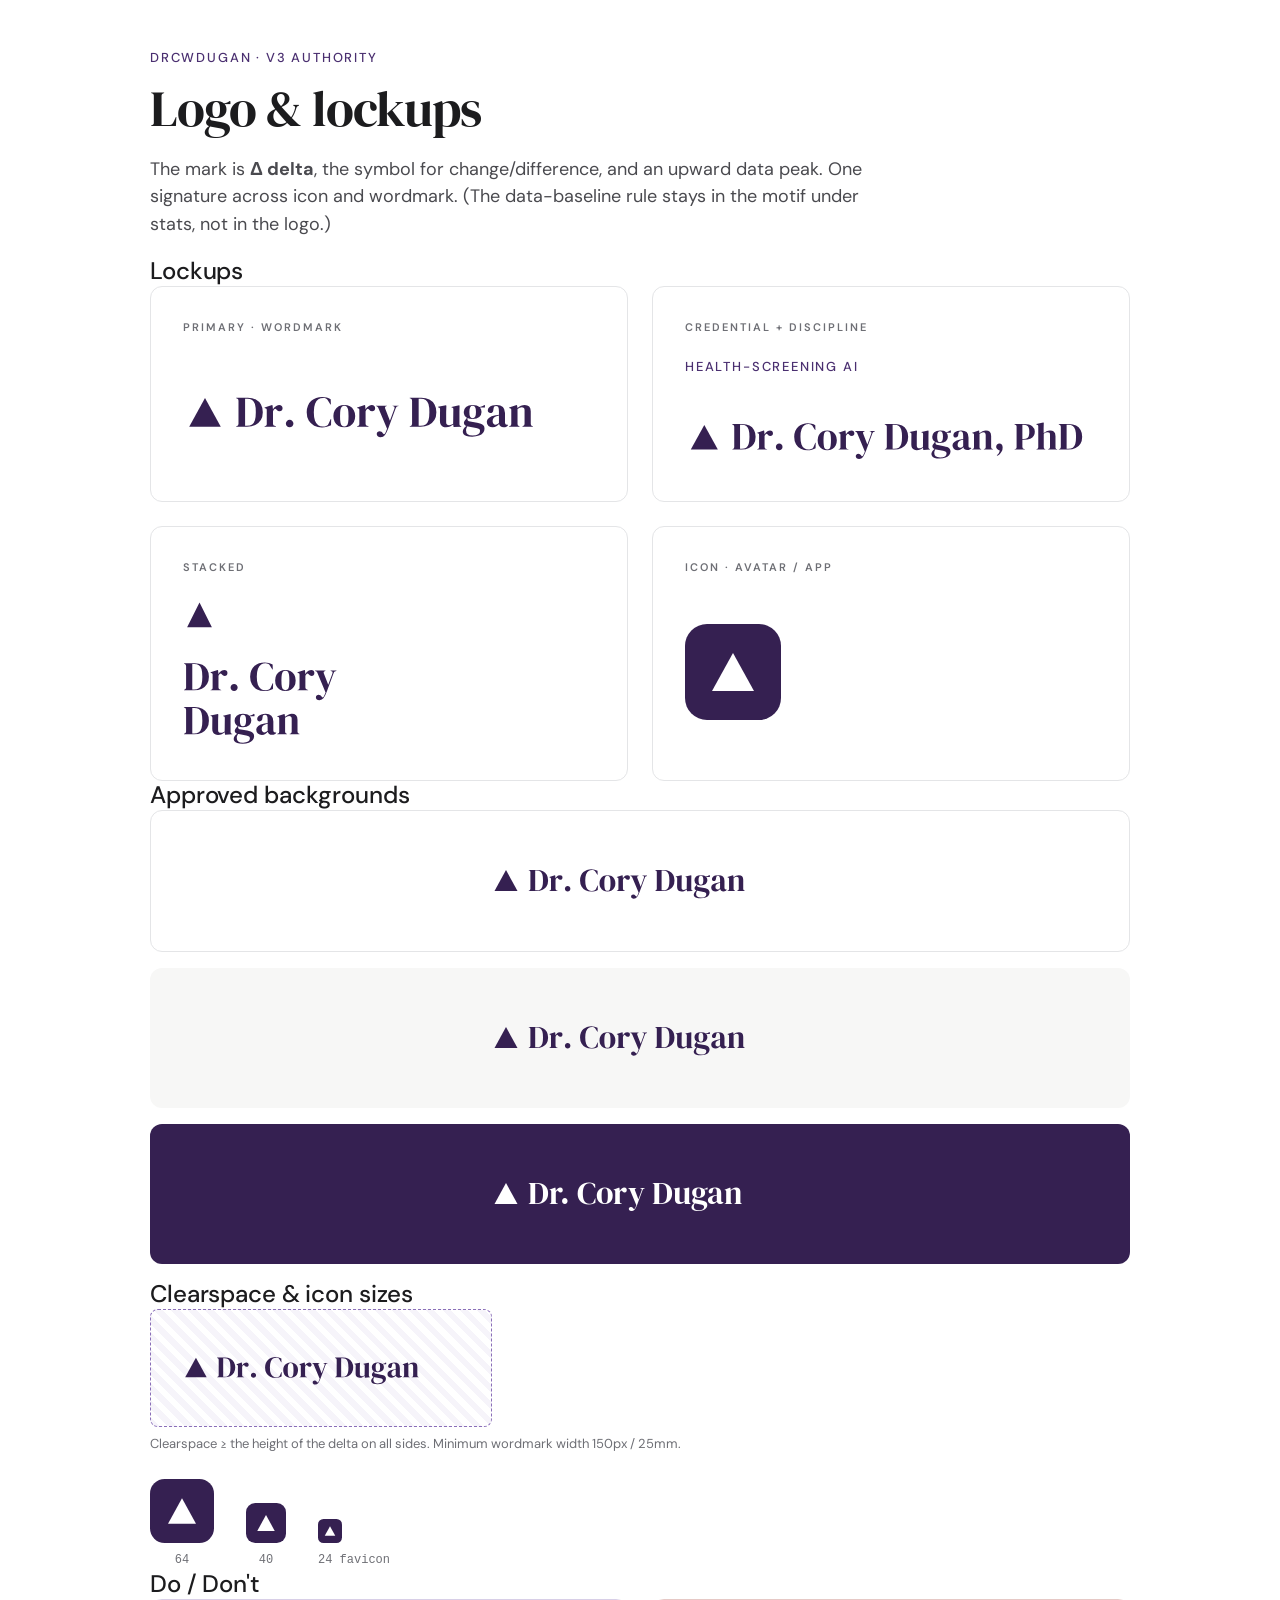
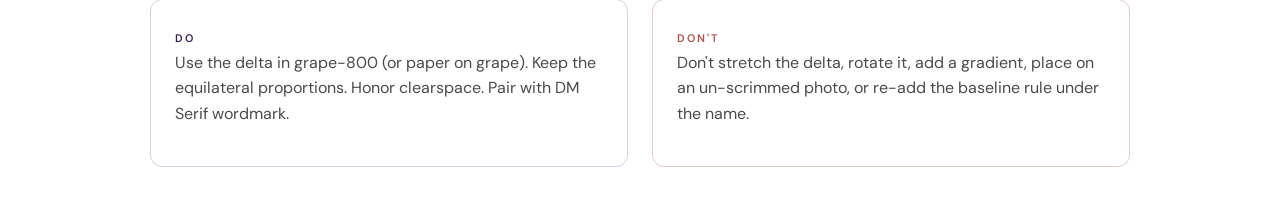
<file: preview/logo.html>
<!-- @dsCard group="Logo" name="Logo & lockups" subtitle="Delta mark, primary, credential, stacked, icon; clearspace, backgrounds, do/don't" -->
<!DOCTYPE html><html lang="en"><head><meta charset="utf-8">
<meta name="viewport" content="width=device-width,initial-scale=1">
<title>Logo, drCWDugan v3</title>
<link rel="stylesheet" href="../colors_and_type.css">
<style>
  body{padding:var(--space-12) var(--space-10);max-width:980px;margin:0 auto}
  h3{margin:var(--space-12) 0 var(--space-4)}
  .lockups{display:grid;grid-template-columns:1fr 1fr;gap:var(--space-6)}
  .cell{border:1px solid var(--color-border);border-radius:var(--radius-lg);padding:var(--space-8);display:flex;flex-direction:column}
  .cell .method-label{display:block;margin-bottom:var(--space-5)}
  .cell img{max-width:100%;height:auto}
  .cell .art{flex:1;display:flex;align-items:center}
  .panel{border-radius:var(--radius-lg);padding:var(--space-10);display:flex;align-items:center;justify-content:center;margin-bottom:var(--space-4)}
  .panel.paper{border:1px solid var(--color-border)} .panel.surface{background:var(--ink-050)} .panel.grape{background:var(--grape-800)}
  .panel img{max-width:300px;height:auto}
  .clearspace{position:relative;display:inline-block;padding:30px;background:repeating-linear-gradient(45deg,#f6f4fa,#f6f4fa 6px,#fff 6px,#fff 12px);border:1px dashed var(--grape-500);border-radius:var(--radius-md)}
  .icons{display:flex;align-items:flex-end;gap:var(--space-8);flex-wrap:wrap}
  .icons figure{margin:0;text-align:center}
  .icons figcaption{font-family:var(--font-mono);font-size:12px;color:var(--color-fg-subtle);margin-top:var(--space-2)}
  .dd{display:grid;grid-template-columns:1fr 1fr;gap:var(--space-6)}
  .do,.dont{border-radius:var(--radius-lg);padding:var(--space-6)}
  .do{border:1px solid var(--grape-200)} .dont{border:1px solid #e6c9c6}
  .do .method-label{color:var(--grape-800)} .dont .method-label{color:var(--status-down)}
  svg{display:block}
</style></head>
<body>
  <p class="eyebrow">drCWDugan · v3 Authority</p>
  <h2>Logo &amp; lockups</h2>
  <p class="lead">The mark is <strong>Δ delta</strong>, the symbol for change/difference, and an upward data peak. One signature across icon and wordmark. (The data-baseline rule stays in the motif under stats, not in the logo.)</p>

  <h3 class="h4">Lockups</h3>
  <div class="lockups">
    <div class="cell"><span class="method-label">Primary · wordmark</span>
      <div class="art"><img src="../logo/lockup-primary-delta-outlined.svg" alt="Dr. Cory Dugan"></div></div>
    <div class="cell"><span class="method-label">Credential + discipline</span>
      <div class="art" style="flex-direction:column;align-items:flex-start;gap:var(--space-2)">
        <span class="eyebrow">Health-Screening AI</span>
        <img src="../logo/lockup-credential-delta-outlined.svg" alt="Dr. Cory Dugan, PhD"></div></div>
    <div class="cell"><span class="method-label">Stacked</span>
      <div class="art"><img src="../logo/wordmark-stacked-delta-outlined.svg" alt="Dr. Cory Dugan" style="max-width:220px"></div></div>
    <div class="cell"><span class="method-label">Icon · avatar / app</span>
      <div class="art"><svg viewBox="0 0 96 96" width="96" height="96"><rect width="96" height="96" rx="22" fill="#352051"/><polygon points="48,29 27,67 69,67" fill="#fff"/></svg></div></div>
  </div>

  <h3 class="h4">Approved backgrounds</h3>
  <div class="panel paper"><img src="../logo/lockup-primary-delta-outlined.svg" alt=""></div>
  <div class="panel surface"><img src="../logo/lockup-primary-delta-outlined.svg" alt=""></div>
  <div class="panel grape"><svg viewBox="0 0 600 120" width="300"><defs><style>.wm{font-family:'DM Serif Display',Georgia,serif;font-size:64px;fill:#fff}</style></defs><polygon points="32,38 9,80 55,80" fill="#fff"/><text x="76" y="80" class="wm">Dr. Cory Dugan</text></svg></div>

  <h3 class="h4">Clearspace &amp; icon sizes</h3>
  <div class="clearspace"><img src="../logo/lockup-primary-delta-outlined.svg" alt="" style="max-width:280px;display:block"></div>
  <p class="meta">Clearspace ≥ the height of the delta on all sides. Minimum wordmark width 150px / 25mm.</p>
  <div class="icons" style="margin-top:var(--space-6)">
    <figure><svg viewBox="0 0 96 96" width="64" height="64"><rect width="96" height="96" rx="22" fill="#352051"/><polygon points="48,29 27,67 69,67" fill="#fff"/></svg><figcaption>64</figcaption></figure>
    <figure><svg viewBox="0 0 96 96" width="40" height="40"><rect width="96" height="96" rx="22" fill="#352051"/><polygon points="48,29 27,67 69,67" fill="#fff"/></svg><figcaption>40</figcaption></figure>
    <figure><svg viewBox="0 0 96 96" width="24" height="24"><rect width="96" height="96" rx="22" fill="#352051"/><polygon points="48,29 27,67 69,67" fill="#fff"/></svg><figcaption>24 favicon</figcaption></figure>
  </div>

  <h3 class="h4">Do / Don't</h3>
  <div class="dd">
    <div class="do"><span class="method-label">Do</span><p>Use the delta in grape-800 (or paper on grape). Keep the equilateral proportions. Honor clearspace. Pair with DM Serif wordmark.</p></div>
    <div class="dont"><span class="method-label">Don't</span><p>Don't stretch the delta, rotate it, add a gradient, place on an un-scrimmed photo, or re-add the baseline rule under the name.</p></div>
  </div>
</body></html>
</file>
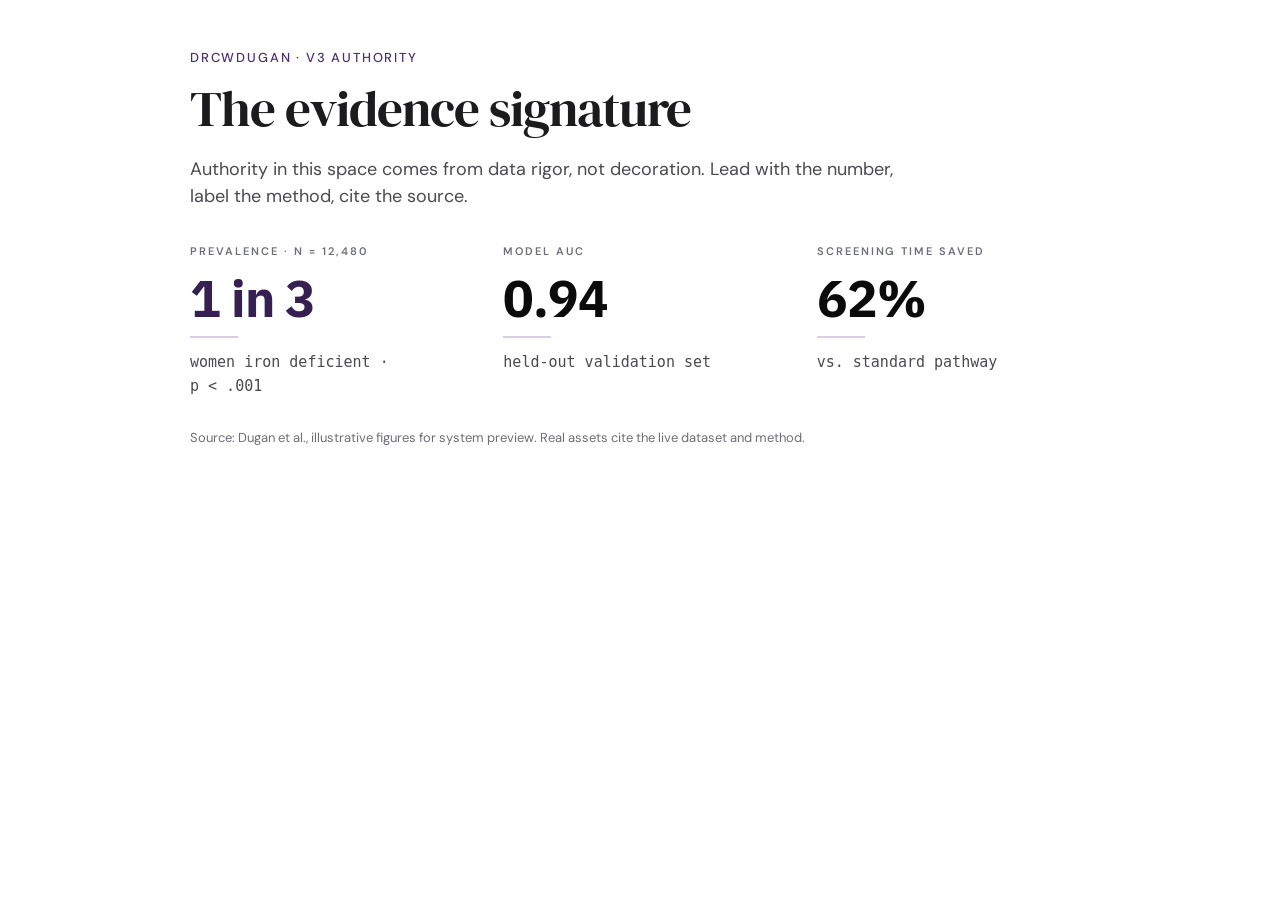
<file: preview/stat-display.html>
<!-- @dsCard group="Motif" name="Stat display + evidence signature" subtitle="The v3 authority signature: tabular stats, method label, data baseline, citation" -->
<!DOCTYPE html><html lang="en"><head><meta charset="utf-8">
<meta name="viewport" content="width=device-width,initial-scale=1">
<title>Stat display, drCWDugan v3</title>
<link rel="stylesheet" href="../colors_and_type.css">
<style>
  body{padding:var(--space-12) var(--space-10);max-width:900px;margin:0 auto}
  .stats{display:grid;grid-template-columns:repeat(auto-fit,minmax(200px,1fr));gap:var(--space-10);margin:var(--space-8) 0}
  .block{}
  .block .method-label{display:block;margin-bottom:var(--space-3)}
  .block .stat{display:block}
  .block .evidence{display:block;margin-top:var(--space-3)}
</style></head>
<body>
  <p class="eyebrow">drCWDugan · v3 Authority</p>
  <h2>The evidence signature</h2>
  <p class="lead">Authority in this space comes from data rigor, not decoration. Lead with the number, label the method, cite the source.</p>

  <div class="stats">
    <div class="block">
      <span class="method-label">Prevalence · n = 12,480</span>
      <span class="stat stat--grape">1 in 3</span>
      <hr class="data-baseline">
      <span class="evidence">women iron deficient · <span class="nowrap">p &lt; .001</span></span>
    </div>
    <div class="block">
      <span class="method-label">Model AUC</span>
      <span class="stat">0.94</span>
      <hr class="data-baseline">
      <span class="evidence">held-out validation set</span>
    </div>
    <div class="block">
      <span class="method-label">Screening time saved</span>
      <span class="stat">62%</span>
      <hr class="data-baseline">
      <span class="evidence">vs. standard pathway</span>
    </div>
  </div>

  <p class="citation">Source: Dugan et al., illustrative figures for system preview. Real assets cite the live dataset and method.</p>
</body></html>
</file>
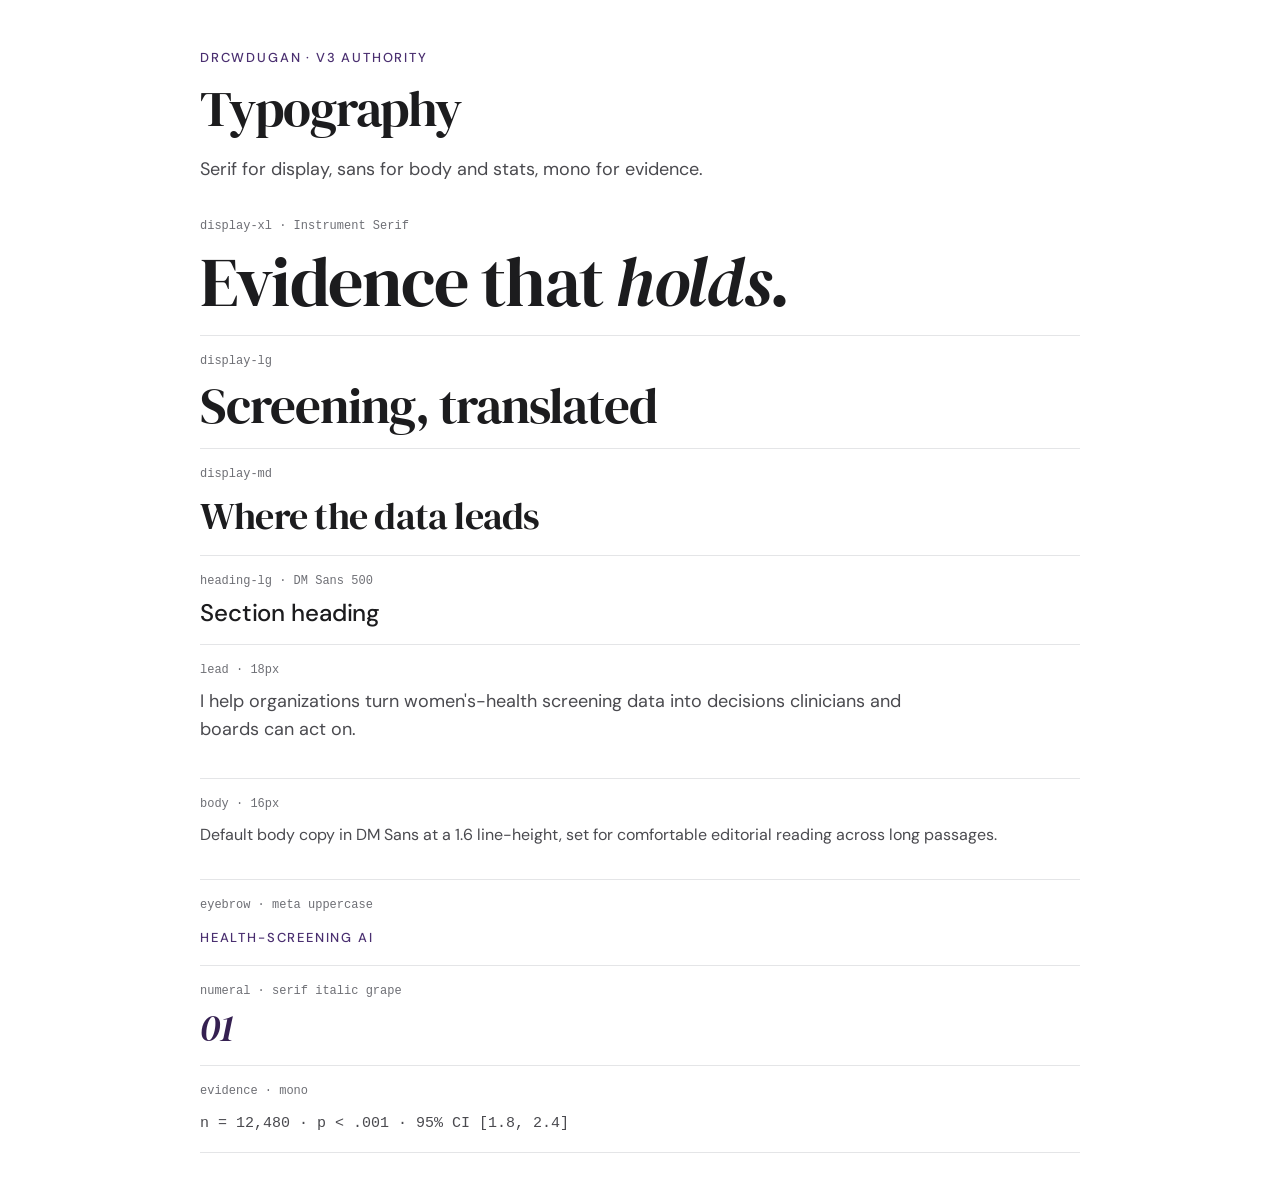
<file: preview/type.html>
<!-- @dsCard group="Foundations" name="Typography" subtitle="Instrument Serif + DM Sans + IBM Plex figures, editorial scale" -->
<!DOCTYPE html><html lang="en"><head><meta charset="utf-8">
<meta name="viewport" content="width=device-width,initial-scale=1">
<title>Type, drCWDugan v3</title>
<link rel="stylesheet" href="../colors_and_type.css">
<style>
  body{padding:var(--space-12) var(--space-10);max-width:880px;margin:0 auto}
  .row{padding:var(--space-4) 0;border-bottom:1px solid var(--color-rule)}
  .row .lbl{font-family:var(--font-mono);font-size:12px;color:var(--color-fg-subtle);margin-bottom:var(--space-2)}
</style></head>
<body>
  <p class="eyebrow">drCWDugan · v3 Authority</p>
  <h2>Typography</h2>
  <p class="lead">Serif for display, sans for body and stats, mono for evidence.</p>

  <div class="row"><div class="lbl">display-xl · Instrument Serif</div><h1>Evidence that <em class="display">holds</em>.</h1></div>
  <div class="row"><div class="lbl">display-lg</div><h2>Screening, translated</h2></div>
  <div class="row"><div class="lbl">display-md</div><h3>Where the data leads</h3></div>
  <div class="row"><div class="lbl">heading-lg · DM Sans 500</div><h4>Section heading</h4></div>
  <div class="row"><div class="lbl">lead · 18px</div><p class="lead">I help organizations turn women's-health screening data into decisions clinicians and boards can act on.</p></div>
  <div class="row"><div class="lbl">body · 16px</div><p>Default body copy in DM Sans at a 1.6 line-height, set for comfortable editorial reading across long passages.</p></div>
  <div class="row"><div class="lbl">eyebrow · meta uppercase</div><span class="eyebrow">Health-Screening AI</span></div>
  <div class="row"><div class="lbl">numeral · serif italic grape</div><span class="numeral">01</span></div>
  <div class="row"><div class="lbl">evidence · mono</div><span class="evidence"><span class="nowrap">n = 12,480</span> · <span class="nowrap">p &lt; .001</span> · <span class="nowrap">95% CI [1.8, 2.4]</span></span></div>
</body></html>
</file>
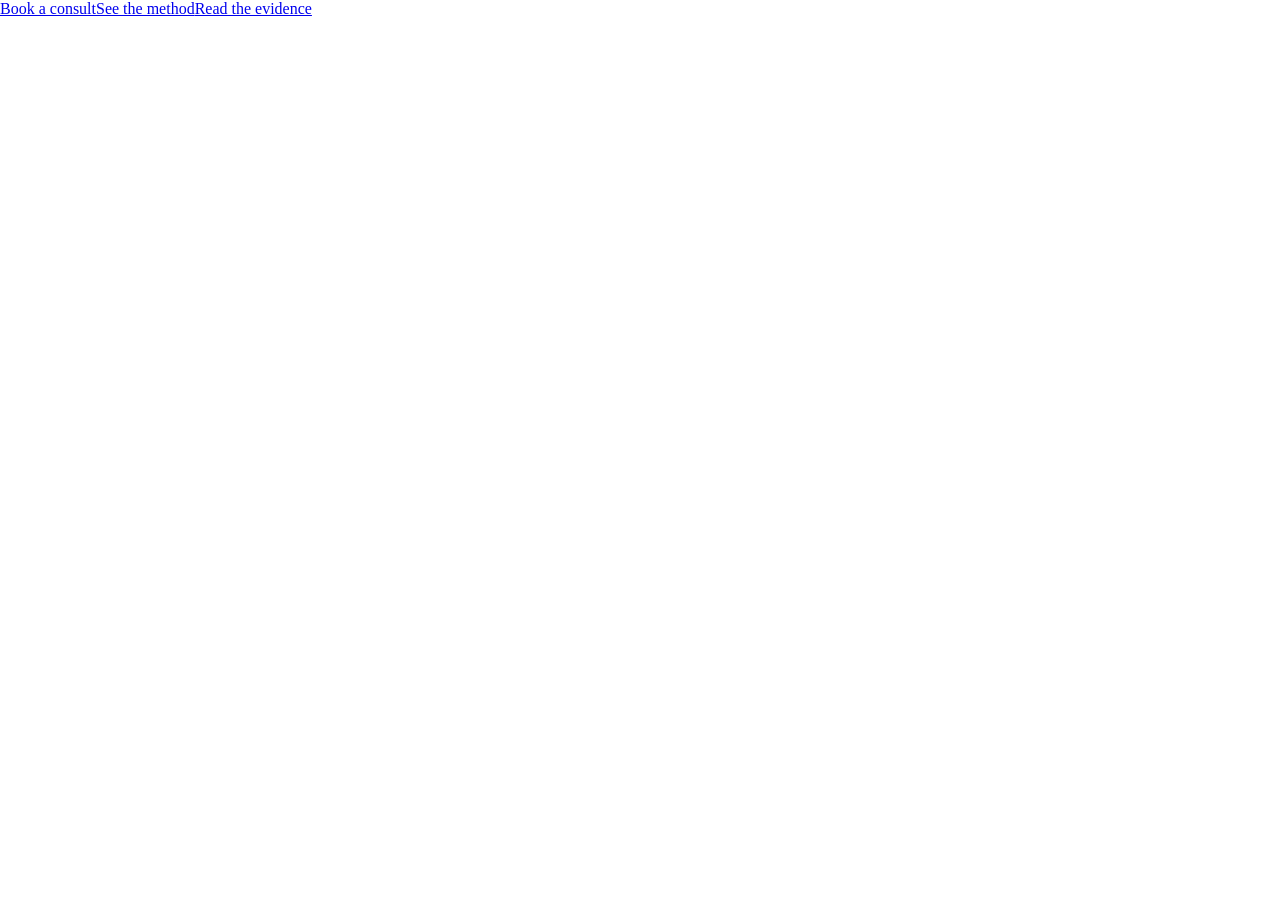
<file: design-system/project/components/Button/preview.html>
<!-- @dsCard group="Actions" height=96 -->
<!doctype html>
<html lang="en-AU"><head><meta charset="utf-8">
<style>body { margin: 0; padding: var(--space-6) var(--space-8); } .row { display: flex; gap: var(--space-4); align-items: center; flex-wrap: wrap; }</style></head>
<body>
  <div class="row">
    <a class="btn btn-primary" href="#">Book a consult</a>
    <a class="btn btn-secondary" href="#">See the method</a>
    <a class="btn btn-ghost" href="#">Read the evidence</a>
  </div>
</body></html>
</file>
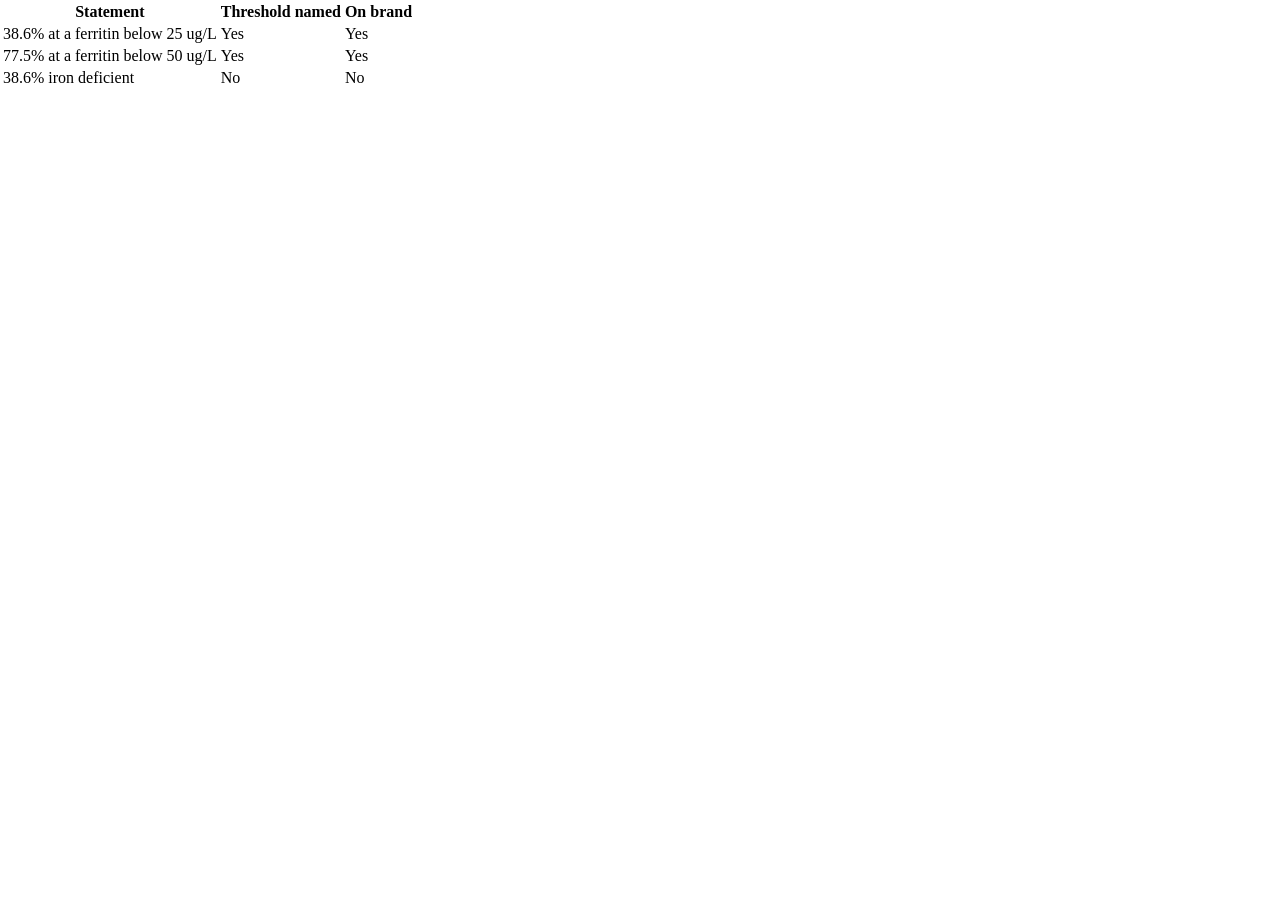
<file: design-system/project/components/ComparisonTable/preview.html>
<!-- @dsCard group="Data" height=220 -->
<!doctype html>
<html lang="en-AU"><head><meta charset="utf-8">
<style>body { margin: 0; padding: var(--space-6) var(--space-8); }</style></head>
<body>
  <table class="cmp">
    <thead><tr><th>Statement</th><th>Threshold named</th><th>On brand</th></tr></thead>
    <tbody>
      <tr><td>38.6% at a ferritin below 25 ug/L</td><td class="yes">Yes</td><td class="yes">Yes</td></tr>
      <tr><td>77.5% at a ferritin below 50 ug/L</td><td class="yes">Yes</td><td class="yes">Yes</td></tr>
      <tr><td>38.6% iron deficient</td><td class="no">No</td><td class="no">No</td></tr>
    </tbody>
  </table>
</body></html>
</file>
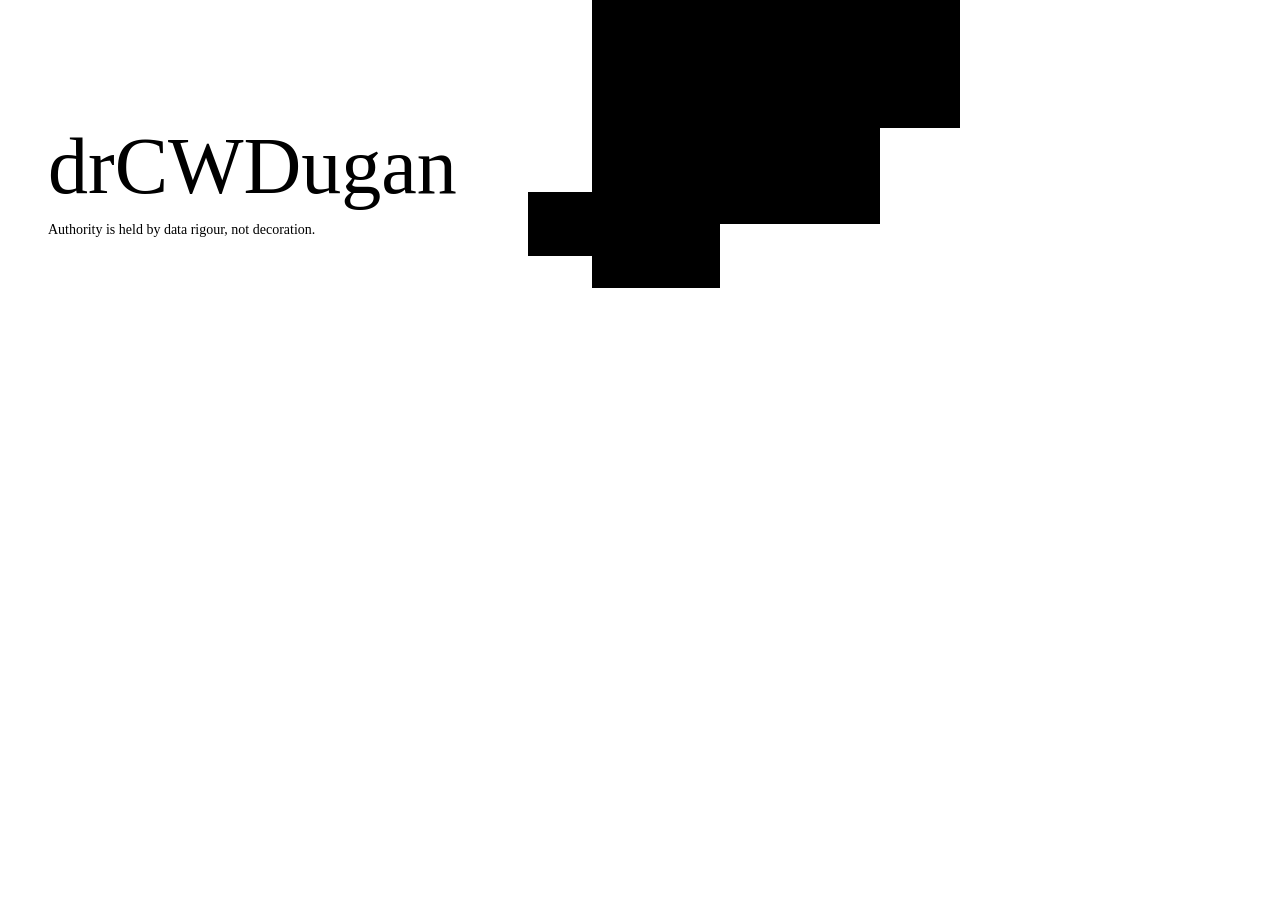
<file: design-system/project/components/Cover/preview.html>
<!-- @dsCard height=288 -->
<!doctype html>
<html lang="en-AU"><head><meta charset="utf-8">
<style>
  html, body { margin: 0; background: var(--surface); }
  .cover { position: relative; width: 960px; height: 288px; overflow: hidden; background: var(--surface); }
  .cover svg { position: absolute; left: 0; top: 0; }
  .accent { fill: var(--surface-accent); }
  .strong { fill: var(--surface-fg-strong); }
  .tint { fill: var(--grape-100); }
  .soft { fill: var(--grape-500); }
  .hair { stroke: var(--surface-rule); stroke-width: var(--bw-hair); }
  .base { stroke: var(--surface-baseline); stroke-width: var(--bw-strong); }
  .text { position: absolute; left: 48px; bottom: 48px; max-width: 440px; }
  .name { font-family: var(--font-serif); font-weight: 400; font-size: 80px; line-height: .95; letter-spacing: var(--tracking-display); color: var(--surface-fg); margin: 0; }
  .tagline { font-family: var(--font-sans); font-size: 14px; line-height: 1.4; color: var(--surface-fg-muted); margin: 16px 0 0; }
</style></head>
<body>
  <div class="cover">
    <!--
      blocks:  surface-accent slab 128 x 288 (space-32, full height) · tint grape-100 240 x 128 (space-32 tall, bleeds top and right)
               · surface-fg-strong 160 x 96 (space-40 by space-24) · grape-500 64 x 64 (space-16)
      arrange: one tall slab with satellites, squared, right of x 480, two blocks bleeding off the top and right edges
      pattern: editorial row, "hairline rules as structure", "borders not shadows": three surface-rule hairlines crossing the blocks,
               plus one 48px data-baseline in surface-baseline, the brand's "measured" mark
      scales:  sides space-16, space-24, space-32, space-40; rule pitch space-16; radius-0 everywhere (editorial cards squared)
    -->
    <svg width="960" height="288" viewBox="0 0 960 288" aria-hidden="true">
      <rect class="tint" x="720" y="0" width="240" height="128"/>
      <rect class="accent" x="592" y="0" width="128" height="288"/>
      <rect class="strong" x="720" y="128" width="160" height="96"/>
      <rect class="soft" x="528" y="192" width="64" height="64"/>
      <line class="hair" x1="480" y1="64.5" x2="960" y2="64.5"/>
      <line class="hair" x1="480" y1="160.5" x2="960" y2="160.5"/>
      <line class="hair" x1="480" y1="256.5" x2="960" y2="256.5"/>
      <line class="base" x1="880" y1="241" x2="928" y2="241"/>
    </svg>
    <div class="text">
      <p class="name">drCWDugan</p>
      <p class="tagline">Authority is held by data rigour, not decoration.</p>
    </div>
  </div>
</body></html>
</file>
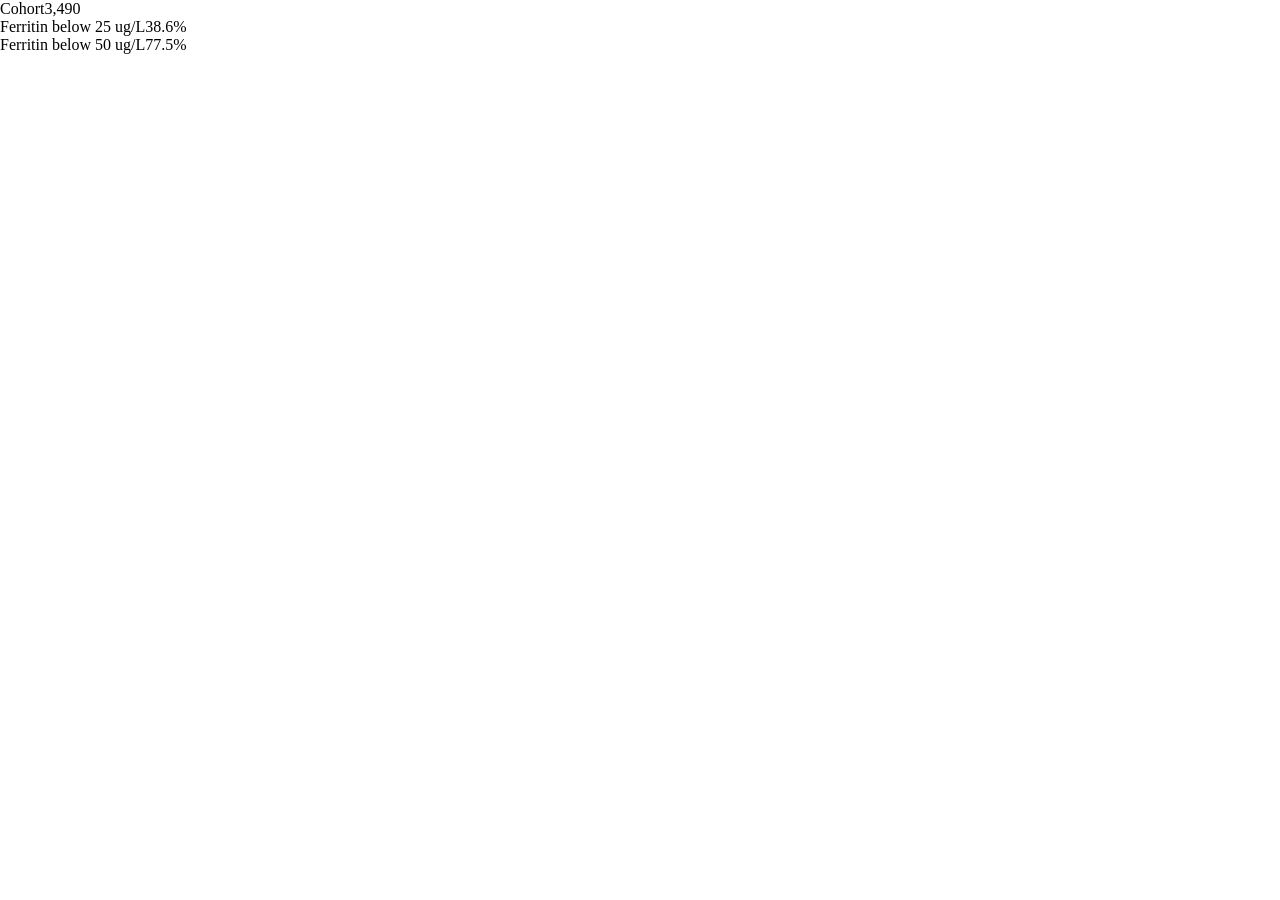
<file: design-system/project/components/DataTile/preview.html>
<!-- @dsCard group="Data" height=150 -->
<!doctype html>
<html lang="en-AU"><head><meta charset="utf-8">
<style>body { margin: 0; padding: var(--space-6) var(--space-8); }</style></head>
<body>
  <div class="tiles">
    <div class="tile"><span class="method-label">Cohort</span><span class="stat">3,490</span></div>
    <div class="tile"><span class="method-label">Ferritin below 25 ug/L</span><span class="stat stat--grape">38.6%</span></div>
    <div class="tile"><span class="method-label">Ferritin below 50 ug/L</span><span class="stat">77.5%</span></div>
  </div>
</body></html>
</file>
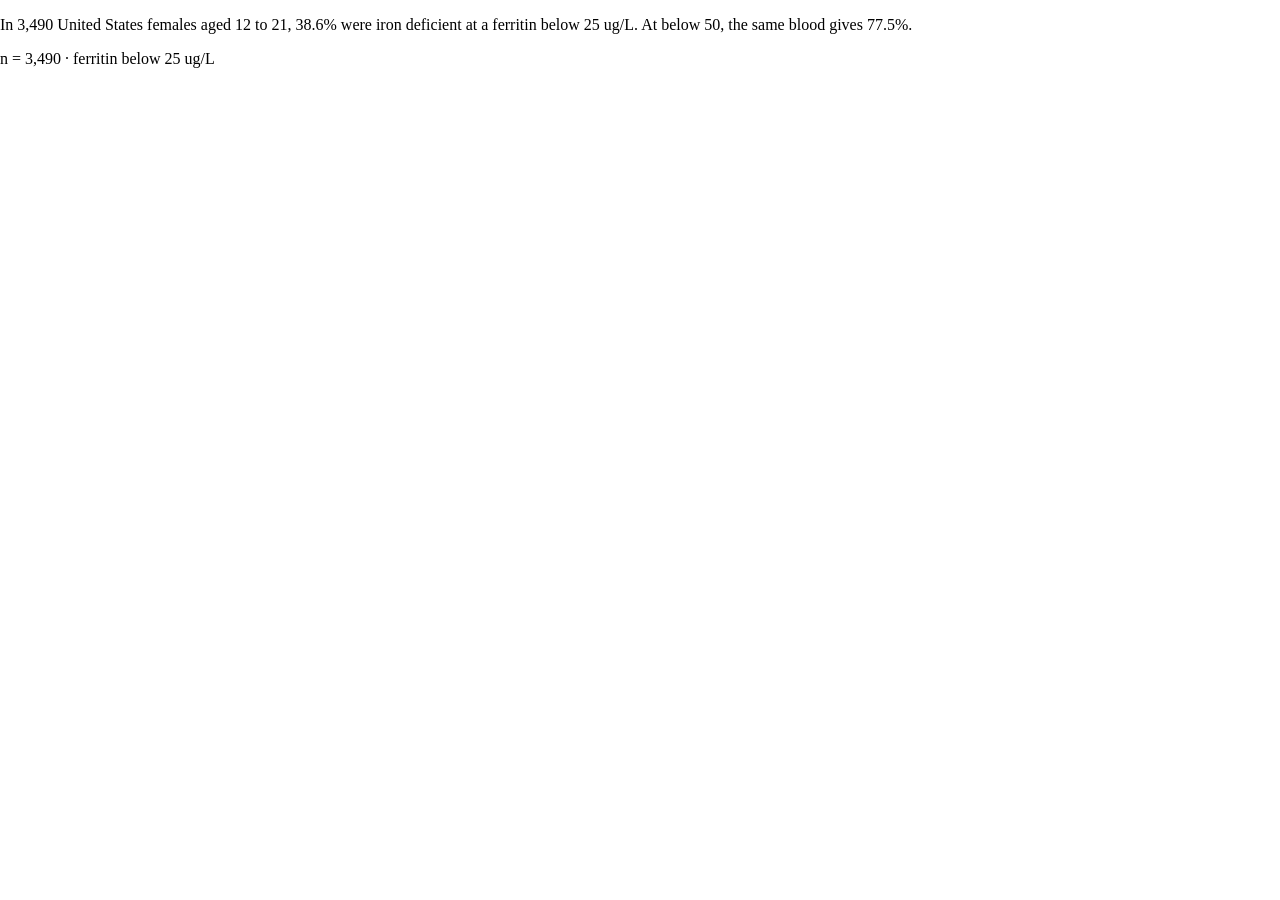
<file: design-system/project/components/EvidenceBlock/preview.html>
<!-- @dsCard group="Data" height=150 -->
<!doctype html>
<html lang="en-AU"><head><meta charset="utf-8">
<style>body { margin: 0; padding: var(--space-6) var(--space-8); }</style></head>
<body>
  <div class="evblock">
    <p>In 3,490 United States females aged 12 to 21, 38.6% were iron deficient at a ferritin below 25 ug/L. At below 50, the same blood gives 77.5%.</p>
    <p class="evidence"><span class="nowrap">n = 3,490</span> · <span class="nowrap">ferritin below 25 ug/L</span></p>
  </div>
</body></html>
</file>
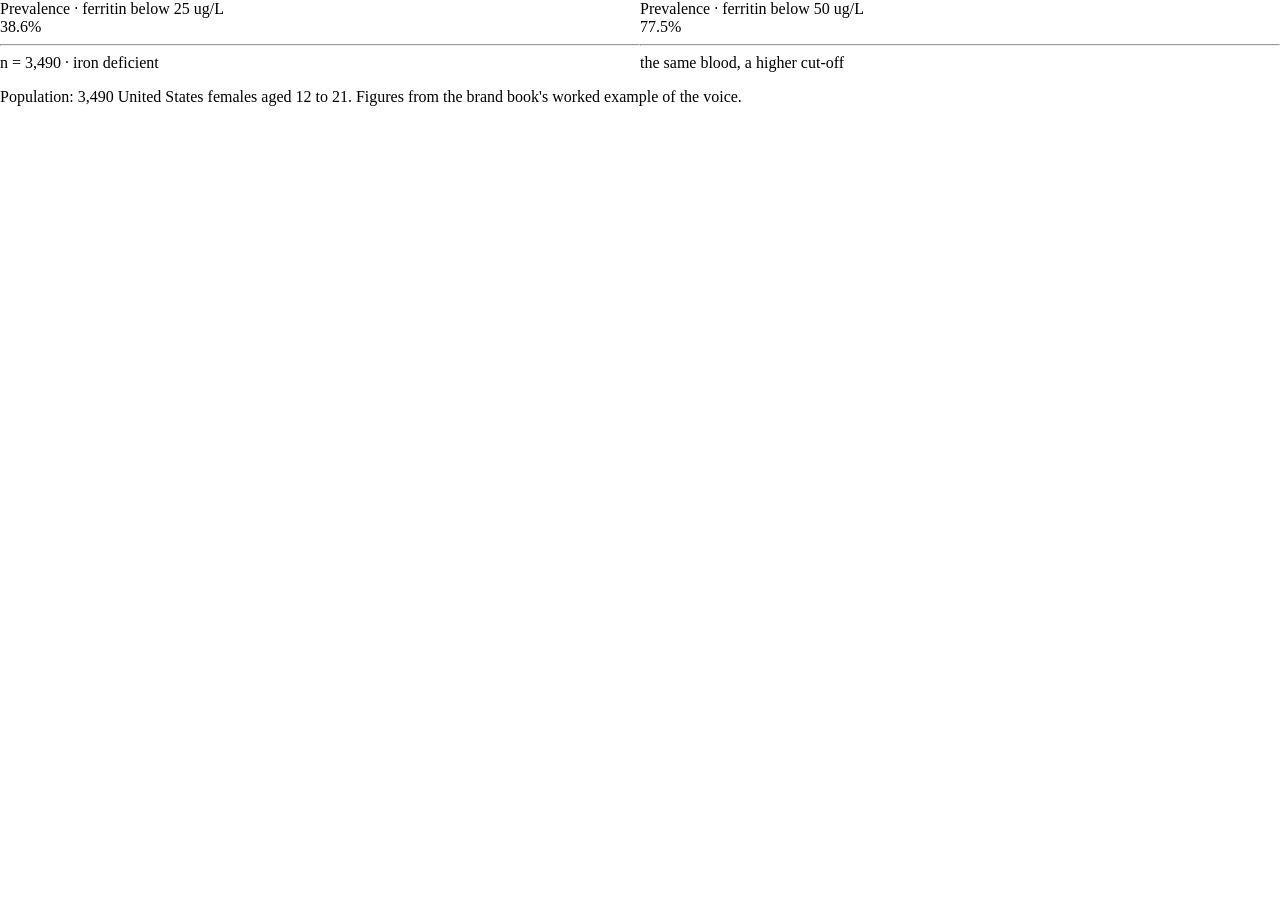
<file: design-system/project/components/EvidenceSignature/preview.html>
<!-- @dsCard group="Motif" height=320 subtitle="Stat, method label, data baseline, evidence, citation" -->
<!doctype html>
<html lang="en-AU"><head><meta charset="utf-8">
<style>
  body { margin: 0; padding: var(--space-8) var(--space-10); }
  .stats { display: grid; grid-template-columns: repeat(auto-fit, minmax(220px, 1fr)); gap: var(--space-10); margin: 0 0 var(--space-6); }
  .block .method-label { display: block; margin-bottom: var(--space-3); }
  .block .stat { display: block; }
  .block .evidence { display: block; margin-top: var(--space-3); }
</style></head>
<body>
  <div class="stats">
    <div class="block">
      <span class="method-label">Prevalence · ferritin below 25 ug/L</span>
      <span class="stat stat--grape">38.6%</span>
      <hr class="data-baseline">
      <span class="evidence"><span class="nowrap">n = 3,490</span> · iron deficient</span>
    </div>
    <div class="block">
      <span class="method-label">Prevalence · ferritin below 50 ug/L</span>
      <span class="stat">77.5%</span>
      <hr class="data-baseline">
      <span class="evidence">the same blood, a higher cut-off</span>
    </div>
  </div>
  <p class="citation">Population: 3,490 United States females aged 12 to 21. Figures from the brand book's worked example of the voice.</p>
</body></html>
</file>
<file: colors_and_type.css>
/* ===== GENERATED by brand_tokens.py, START.
   Every value below that tokens.json holds is written by
       python3 ~/.claude/scripts/brand_tokens.py build
   from design-system/project/tokens.json, the files of the drCWDugan design
   system (https://claude.ai/artifact/2DDLTKvVQHHDpZ3PKbZngF).
   Edit design-system/project/, publish it to the design system, then run the
   command. A value edited here is overwritten on the next build.
   ===== GENERATED by brand_tokens.py, END. ===== */
/* =====================================================================
   DR. CORY DUGAN: DESIGN TOKENS  ·  v3 "AUTHORITY"
   Healthcare-AI + women's-health screening practice (consulting · tools · evidence).
   Editorial, white-dominant, grape accent only. 35–40% whitespace minimum.
   Authority is held by DATA RIGOR, not decoration.

   SOURCE OF TRUTH: the drCWDugan design system, design-system/project/.
   This file is generated from it; see the banner above.
   Locked constraints: grape #352051 · DM Serif Display + DM Sans + IBM Plex Sans
   figures · white-dominant.
   ===================================================================== */

/* Webfonts for the WEB. Rendered assets must pin local TTFs instead: a network
   fetch inside a screenshot pipeline is a race condition. Local OFL copies of
   Instrument Serif and IBM Plex ship with the canvas-design skill at
   ~/.claude/plugins/cache/anthropic-agent-skills/example-skills/<ver>/skills/canvas-design/canvas-fonts/
   (the path segment above was a glob until 2026-08-12. A glob closes a CSS
   comment: the two characters after "example-skills/" terminated this block,
   which made the whole stylesheet unparseable from line 16 onward.) */
@import url('https://fonts.googleapis.com/css2?family=DM+Serif+Display:ital@0;1&family=Instrument+Serif:ital@0;1&family=DM+Sans:opsz,wght@9..40,300;9..40,400;9..40,500;9..40,600;9..40,700&family=IBM+Plex+Sans:wght@400;500;600;700&display=swap');

:root {
  /* -------------------------------------------------------------------
     COLOR: base palette
     ------------------------------------------------------------------- */

  /* Brand grapes (used sparingly; never as page fills) */
  --grape-900:   #1b112e;   /* deepest, used only for dense accents */
  --grape-800:   #352051;   /* PRIMARY grape, links, numerals, key marks */
  --grape-700:   #4a2f70;   /* secondary grape, hovers, mid-strength fills */
  --grape-600:   #6b4f9e;   /* tertiary grape, illustration, chart secondary */
  --grape-500:   #8a6fb8;   /* soft grape, chart/data tertiary */
  --grape-200:   #d8cfe7;   /* v3: data-baseline rule under stats */
  --grape-100:   #ece8f3;   /* whisper, chart fills + soft backgrounds */
  --grape-050:   #f6f4fa;   /* barely-there tint */

  /* Neutrals, the workhorses (90%+ of every layout) */
  --ink-max:    #0B0B0C;   /* the INK SURFACE field, and stat displays on paper.
                              NOT stats only: ink is a peer surface since 2026-08-05. */
  --ink-1000:   #1C1C1E;   /* body text, strong emphasis */
  --ink-900:    #2A2A2D;   /* near-body */
  --ink-700:    #4A4A4F;   /* secondary text */
  --ink-500:    #6E6F75;   /* muted / meta / captions */
  --ink-400:    #9CA0A6;   /* placeholder / disabled */
  --ink-300:    #C8CACE;   /* hairlines (strong) */
  --ink-200:    #E4E5E7;   /* hairlines (default) */
  --ink-100:    #EFEFEF;   /* dividers, wash */
  --ink-050:    #F7F7F6;   /* off-white surface */
  --paper:      #FFFFFF;   /* the PAPER SURFACE field. Default and workhorse,
                              and a peer of ink rather than the only canvas. */

  /* Status / semantic, used only inside data viz + form states */
  --status-up:      #4a2f70;   /* improvement, uses brand grape */
  --status-down:    #B5524A;   /* decline, desaturated terracotta */
  --status-warn:    #B58A3A;   /* monitoring, desaturated mustard */

  /* v3: DATA-VIZ RAMP: formal, brand-inherited (no rainbow).
     Sequential ramp (light→dark) for heatmaps/grad_bar fills: */
  --dv-seq-1:  var(--grape-100);
  --dv-seq-2:  var(--grape-500);
  --dv-seq-3:  var(--grape-600);
  --dv-seq-4:  var(--grape-800);
  /* Categorical series (max 5, discipline over variety): */
  --dv-cat-1:  var(--grape-800);
  --dv-cat-2:  var(--grape-500);
  --dv-cat-3:  var(--ink-500);
  --dv-cat-4:  var(--status-warn);
  --dv-cat-5:  var(--status-down);

  /* -------------------------------------------------------------------
     SURFACE LAYER (added 2026-08-05), TWO PEER SURFACES, not a dark "mode".
     Paper is the default and stays the workhorse. Ink is a full peer, used
     when the message wants weight rather than clinical calm.
     A component never hard-codes a colour: it reads --surface-* and inherits
     whichever surface it was placed on. Set the surface on the card root:
         <div class="slide">                  paper (default)
         <div class="slide" data-surface="ink">
     Note grape is STILL never a page fill. The ink field is ink-max, not grape.
     ------------------------------------------------------------------- */
  --surface:            var(--paper);      /* the field                     */
  --surface-fg:         var(--ink-1000);   /* headline / primary text       */
  --surface-fg-strong:  var(--ink-max);    /* stat displays, the hero number */
  --surface-fg-muted:   var(--ink-700);    /* labels, body, citations       */
  --surface-fg-subtle:  var(--ink-500);    /* micro-caps, meta              */
  --surface-rule:       var(--ink-200);    /* hairline dividers             */
  --surface-eyebrow:    var(--grape-700);  /* tracked micro-caps kicker     */
  --surface-stroke:     var(--grape-600);  /* load-bearing line art         */
  --surface-accent:     var(--grape-800);  /* the ONE solid element         */
  --surface-on-accent:  var(--paper);      /* text reversed out of accent   */
  --surface-logo:       var(--grape-800);  /* delta + wordmark lockup       */
  --surface-track:      var(--ink-100);    /* bar-chart 0-100 track         */
  --surface-baseline:   var(--grape-200);  /* chart baseline / axis rule    */
  --surface-veil:       rgba(255,255,255,.9); /* sticky nav over content    */

  /* FILL vs ACCENT, split 2026-08-13. They were one token and could not be.
     --surface-accent is a TYPE colour: eyebrows, links, tags, the one solid
     element's text. --surface-fill is a BLOCK colour: button and card
     backgrounds. On paper both are grape-800 and the split is invisible. On
     ink they must diverge, because grape-800 is 1.39:1 as text on the field
     (unreadable) and 14.22:1 as a fill with white on it (excellent).
     Cory's call: the dark grape leads on ink as fills, and the light grape
     is spent rarely. */
  --surface-fill:       var(--grape-800);  /* block and button backgrounds  */
  --surface-fill-edge:  var(--grape-900);  /* a fill needs a visible edge   */
  --surface-on-fill:    var(--paper);      /* text reversed out of a fill   */
  --surface-footer:     var(--ink-1000);   /* footer field, darker than paper */

  /* -------------------------------------------------------------------
     SEMANTIC COLOR TOKENS  (reference these, not raw hex)
     ------------------------------------------------------------------- */
  /* These now ALIAS the surface layer rather than the paper palette.
     Changed 2026-08-13. They were fixed paper values, so anything reading
     --color-fg-muted rendered dark grey on the ink field: p.lead was #4A4A4F
     on #0B0B0C, effectively invisible, which is what the first ink build of
     drcorydugan.com/workplaces looked like.
     Custom properties resolve at USE time, so aliasing here means every rule
     that already reads --color-* flips with the surface, with no rule
     rewritten anywhere. Kept rather than deleted because the site, the
     diagrams and the previews all read them by these names. */
  --color-bg:           var(--surface);
  --color-bg-soft:      var(--ink-050);
  --color-bg-accent:    var(--grape-050);   /* rare; section dividers only */

  --color-fg:           var(--surface-fg);
  --color-fg-strong:    var(--surface-fg-strong);
  --color-fg-muted:     var(--surface-fg-muted);
  --color-fg-subtle:    var(--surface-fg-subtle);
  --color-fg-faint:     var(--ink-400);
  --color-fg-on-grape:  var(--surface-on-accent);

  --color-accent:       var(--surface-accent);
  --color-accent-hover: var(--grape-700);
  --color-accent-soft:  var(--grape-600);

  --color-border:       var(--surface-rule);
  --color-border-strong:var(--ink-300);
  --color-rule:         var(--surface-rule);
  --color-data-baseline:var(--surface-baseline);

  --color-link:         var(--surface-accent);
  --color-link-hover:   var(--grape-700);

  /* -------------------------------------------------------------------
     TYPOGRAPHY: families
     ------------------------------------------------------------------- */
  /* DISPLAY. DM Serif Display, restored 2026-08-13 on Cory's call after seeing
     Instrument Serif live on the site.
     History, so nobody re-litigates it: 605ee77 retired DM Serif Display for
     display use on kern-pair grounds (491 pairs against Instrument Serif's
     3,805, one weight, no optical-size axis, and it sits on the Google Fonts
     default carousel). That reasoning still holds on paper and it lost to the
     thing that matters more, which is that Cory looked at both rendered and
     preferred this one. The lockups never moved off DM Serif Display either
     (README section 3), so the mark and the type now agree again.
     Instrument Serif is kept in the stack as the first fallback. */
  --font-serif: 'DM Serif Display', 'Instrument Serif', Georgia, 'Times New Roman', serif;
  --font-sans:  'DM Sans', -apple-system, BlinkMacSystemFont, 'Segoe UI', Helvetica, Arial, sans-serif;
  /* FIGURES. DM Sans has NO tnum table, verified in the render path: the
     digit 1 sits at 0.517 the width of 0 in BOLD, and it is worse in the
     lighter weights, 0.475 in Medium and 0.456 in Regular. Re-measured from
     the installed .ttf files 2026-08-19; the weight was not previously named
     and the ratio moves with it. font-variant-numeric:tabular-nums
     is a silent no-op. Every stat set in DM Sans has a hole in it wherever a
     1 appears. IBM Plex Sans is monospaced in the figures by default, so it
     needs no feature flag to be correct. Use this for any .stat, CI, n or
     evidence string. */
  --font-figures: 'IBM Plex Sans', 'IBM Plex Mono', ui-monospace, monospace;
  --font-mono:  ui-monospace, 'SF Mono', Menlo, Consolas, monospace;
  /* WEB vs EXPORT. --font-mono above is a system STACK, which is right for a
     web page and wrong for an exported asset: the same HTML then rasterises
     differently on macOS, Windows and Linux, which is drift by construction.
     Rendered assets (social cards, decks, figure furniture) use the pinned
     webfont below so a PNG is reproducible. Added 2026-08-12, after the
     ferritin pack was found shipping IBM Plex Mono under a private alias
     called 'Brand Mono', which read like a token and hid the substitution. */
  --font-mono-asset: 'IBM Plex Mono', ui-monospace, 'SF Mono', Menlo, monospace;

  /* -------------------------------------------------------------------
     TYPE SCALE: editorial, generous (serif = display; sans = body/UI)
     ------------------------------------------------------------------- */
  --fs-display-xl:  clamp(3.25rem, 5.5vw, 5.25rem);   /* 52–84px, hero */
  --fs-display-lg:  clamp(2.5rem, 4vw, 3.75rem);      /* 40–60px, section opener */
  --fs-display-md:  clamp(2rem, 3vw, 2.75rem);        /* 32–44px */
  --fs-display-sm:  clamp(1.625rem, 2vw, 2rem);       /* 26–32px */

  --fs-stat:        clamp(2.5rem, 4vw, 3.75rem);      /* v3: tabular stat display */

  --fs-heading-lg:  1.5rem;      /* 24px */
  --fs-heading-md:  1.25rem;     /* 20px */
  --fs-heading-sm:  1.0625rem;   /* 17px */

  --fs-body-lg:     1.125rem;    /* 18px, service descriptions / lead */
  --fs-body:        1rem;        /* 16px, default body */
  --fs-body-sm:     0.9375rem;   /* 15px */
  --fs-meta:        0.8125rem;   /* 13px, eyebrow, caption */
  --fs-micro:       0.6875rem;   /* 11px, uppercase tags, method labels */

  /* Line heights */
  --lh-display:   1.05;
  --lh-heading:   1.2;
  --lh-body:      1.6;
  --lh-tight:     1.3;

  /* Letter spacing */
  --tracking-display:  -0.02em;   /* tighten DM Serif for headlines */
  --tracking-body:      0;
  --tracking-eyebrow:   0.14em;   /* uppercase eyebrow */
  --tracking-tag:       0.08em;
  --tracking-method:    0.18em;   /* v3: small-caps method labels */

  /* Font weights */
  --fw-light:    300;
  --fw-regular:  400;
  --fw-medium:   500;
  --fw-semibold: 600;
  --fw-bold:     700;

  /* -------------------------------------------------------------------
     SPACING: 4px base
     ------------------------------------------------------------------- */
  --space-0:0; --space-1:4px; --space-2:8px; --space-3:12px; --space-4:16px;
  --space-5:20px; --space-6:24px; --space-8:32px; --space-10:40px; --space-12:48px;
  --space-16:64px; --space-20:80px; --space-24:96px; --space-32:128px; --space-40:160px;

  /* Section vertical rhythm */
  --section-y:        clamp(72px, 9vw, 144px);
  --section-y-tight:  clamp(48px, 6vw, 80px);

  /* Container widths */
  --container-narrow: 760px;     /* prose */
  --container:        1120px;    /* default */
  --container-wide:   1280px;
  --gutter:           clamp(20px, 4vw, 48px);

  /* -------------------------------------------------------------------
     RADII: minimal. Editorial cards squared; soft chrome only on
     interactive elements + data viz tiles.
     ------------------------------------------------------------------- */
  --radius-0:0; --radius-xs:2px; --radius-sm:4px; --radius-md:8px;
  --radius-lg:12px; --radius-xl:16px; --radius-pill:999px;

  /* BORDERS: hairlines do the heavy lifting */
  --bw-hair:1px; --bw-rule:1px; --bw-strong:2px;

  /* SHADOWS: extremely restrained. Cards lean on borders, not shadow. */
  --shadow-0: none;
  --shadow-xs: 0 1px 2px rgba(28, 28, 30, 0.04);
  --shadow-sm: 0 2px 8px rgba(28, 28, 30, 0.05), 0 1px 2px rgba(28, 28, 30, 0.04);
  --shadow-md: 0 8px 24px rgba(28, 28, 30, 0.06), 0 2px 6px rgba(28, 28, 30, 0.04);
  --shadow-lg: 0 24px 48px rgba(28, 28, 30, 0.08), 0 4px 10px rgba(28, 28, 30, 0.04);

  /* MOTION */
  --ease-out:      cubic-bezier(0.22, 1, 0.36, 1);
  --ease-in-out:   cubic-bezier(0.65, 0, 0.35, 1);
  --ease-standard: cubic-bezier(0.4, 0, 0.2, 1);
  --dur-fast:120ms; --dur-base:200ms; --dur-slow:320ms; --dur-slower:600ms;

  /* Z-INDEX */
  --z-base:1; --z-sticky:10; --z-nav:50; --z-overlay:100; --z-modal:200; --z-toast:300;
}


/* Ink surface. Contrast against #0B0B0C, all measured (rounded, not truncated):
   fg 19.67:1 · fg-muted 15.61:1 · fg-subtle 11.99:1 · stroke 15.61:1
   accent 4.73:1 (grape-500) · baseline 4.73:1 (grape-500)
   White on grape-500 is 4.16:1, LARGE TEXT ONLY (>=24px or >=18.66px bold).
   Changed 2026-10-31: --surface-accent on ink is grape-500, as the design
   system's tokens.json sets it; it was grape-200 (13.11:1) before. */
[data-surface="ink"] {
  --surface:            var(--ink-max);    /* #0B0B0C */
  --surface-fg:         var(--paper);
  --surface-fg-strong:  var(--paper);      /* the stat hero, reversed */
  --surface-fg-muted:   var(--ink-200);
  --surface-fg-subtle:  var(--ink-300);
  --surface-rule:       var(--ink-900);
  --surface-eyebrow:    var(--grape-500);
  --surface-stroke:     var(--ink-200);
  --surface-accent:     var(--grape-500);  /* set by tokens.json: A TYPE
                                              colour: eyebrows, links, tags,
                                              the one solid element's text,
                                              chart fills. grape-800 on paper;
                                              grape-500 on ink (4.73:1). On a
                                              card: the title's key word and
                                              the number. */
  --surface-on-accent:  var(--ink-max);
  --surface-logo:       var(--paper);      /* ink-max approved 2026-08-12 */
  --surface-track:      var(--ink-900);
  --surface-veil:       rgba(11,11,12,.9);
  --surface-fill:       var(--grape-800);  /* 14.22:1 with white on it      */
  --surface-fill-edge:  var(--grape-600);  /* 3.04:1 on the field, so the
                                              block has a visible boundary  */
  --surface-on-fill:    var(--paper);
  --surface-footer:     var(--ink-900);    /* on ink the footer lifts, not darkens */
  --surface-baseline:   var(--grape-500);  /* 4.73:1 on ink. grape-600 is 3.03:1,
                                              which only just clears the 3:1
                                              non-text floor. Measured 2026-08-12. */
}

/* =====================================================================
   SEMANTIC TYPE: drop-in helpers
   ===================================================================== */

html { -webkit-text-size-adjust: 100%; }

body {
  font-family: var(--font-sans);
  font-size: var(--fs-body);
  line-height: var(--lh-body);
  color: var(--surface-fg);
  background: var(--surface);
  font-weight: var(--fw-regular);
  text-rendering: optimizeLegibility;
  -webkit-font-smoothing: antialiased;
  -moz-osx-font-smoothing: grayscale;
}

h1, .h1, .display-xl { font-family: var(--font-serif); font-size: var(--fs-display-xl); line-height: var(--lh-display); letter-spacing: var(--tracking-display); font-weight: var(--fw-regular); color: var(--color-fg); margin: 0; }
h2, .h2, .display-lg { font-family: var(--font-serif); font-size: var(--fs-display-lg); line-height: var(--lh-display); letter-spacing: var(--tracking-display); font-weight: var(--fw-regular); color: var(--color-fg); margin: 0; }
h3, .h3, .display-md { font-family: var(--font-serif); font-size: var(--fs-display-md); line-height: var(--lh-heading); letter-spacing: var(--tracking-display); font-weight: var(--fw-regular); color: var(--color-fg); margin: 0; }
h4, .h4 { font-family: var(--font-sans); font-size: var(--fs-heading-lg); line-height: var(--lh-heading); font-weight: var(--fw-medium); letter-spacing: -0.005em; color: var(--color-fg); margin: 0; }
h5, .h5 { font-family: var(--font-sans); font-size: var(--fs-heading-md); line-height: var(--lh-heading); font-weight: var(--fw-medium); color: var(--color-fg); margin: 0; }
h6, .h6 { font-family: var(--font-sans); font-size: var(--fs-heading-sm); line-height: var(--lh-heading); font-weight: var(--fw-semibold); color: var(--color-fg); margin: 0; }

/* Italic display variant, signature emphasis treatment
   ("...translated into evidence that holds.") */
.display-italic, em.display { font-style: italic; font-family: var(--font-serif); }

p { font-family: var(--font-sans); font-size: var(--fs-body); line-height: var(--lh-body); color: var(--color-fg-muted); margin: 0 0 1em 0; text-wrap: pretty; }
p.lead { font-size: var(--fs-body-lg); line-height: 1.55; color: var(--color-fg-muted); max-width: 60ch; }

small, .meta { font-size: var(--fs-meta); color: var(--color-fg-subtle); }

.eyebrow { font-family: var(--font-sans); font-size: var(--fs-meta); font-weight: var(--fw-medium); letter-spacing: var(--tracking-eyebrow); text-transform: uppercase; color: var(--surface-eyebrow); }
.tag { font-family: var(--font-sans); font-size: var(--fs-micro); font-weight: var(--fw-medium); letter-spacing: var(--tracking-tag); text-transform: uppercase; color: var(--surface-fg-subtle); }

/* Service numerals "01 / 02 / 03" in serif italic grape */
.numeral { font-family: var(--font-serif); font-style: italic; font-size: var(--fs-display-md); color: var(--surface-accent); line-height: 1; letter-spacing: -0.01em; }

/* ---------------------------------------------------------------------
   v3 AUTHORITY SIGNATURE: the evidence/data voice

   Every class below reads --surface-*, never --color-*. Corrected 2026-08-12
   after a test in which a model was given only the brand card and the CSS and
   asked to build an ink card: it found that .stat read --color-fg-strong,
   which is ink-max on BOTH surfaces, so a stat on the ink field rendered
   #0B0B0C on #0B0B0C at 1.00:1 and was invisible. The same applied to
   .eyebrow, .tag, .numeral, .method-label, .data-baseline, .evidence and
   .citation. The stylesheet was telling components to read --surface-* (rule
   3) while its own components did not.
   --surface-fg-strong was added for .stat, so the hero number keeps ink-max on
   paper and flips to paper on ink rather than being forced to --surface-fg.
   --------------------------------------------------------------------- */

/* STAT: big equal-width numerals, the credibility hero element.
   MUST read --font-figures. It read --font-sans until 2026-08-12, and DM Sans
   has no tnum table, so the two feature declarations below did nothing and
   every stat containing a 1 rendered with a hole in it. They are kept because
   they are correct for any future figure face that does carry tnum. */
.stat {
  font-family: var(--font-figures);
  font-weight: var(--fw-bold);
  font-size: var(--fs-stat);
  font-variant-numeric: tabular-nums lining-nums;
  font-feature-settings: "tnum" 1, "lnum" 1;
  color: var(--surface-fg-strong);
  line-height: 1;
  letter-spacing: -0.02em;
}
.stat--grape { color: var(--surface-accent); }

/* METHOD LABEL: small-caps tag that sits ABOVE data ("METHOD" / "n =" / "EVIDENCE") */
.method-label {
  font-family: var(--font-sans);
  font-size: var(--fs-micro);
  font-weight: var(--fw-semibold);
  letter-spacing: var(--tracking-method);
  text-transform: uppercase;
  color: var(--surface-fg-subtle);
}

/* DATA BASELINE: thin grape rule under a stat block (the "measured" mark) */
.data-baseline { border: 0; border-top: var(--bw-strong) solid var(--surface-baseline); width: 48px; margin: var(--space-3) 0 0; }

/* EVIDENCE: mono voice for n=, p-values, CIs, model metrics (signals "measured, not asserted") */
.evidence, .stat-meta {
  font-family: var(--font-mono-asset);
  font-size: var(--fs-body-sm);
  color: var(--surface-fg-muted);
  letter-spacing: 0;
}

/* CITATION / FOOTNOTE: visible rigor */
.citation { font-family: var(--font-sans); font-size: var(--fs-meta); color: var(--surface-fg-subtle); line-height: var(--lh-tight); }
.citation a { border-bottom: 1px dotted currentColor; }

/* ---------------------------------------------------------------------
   v3.1 VERTICAL RHYTHM: headings deliberately carry margin:0 so layouts
   own spacing; these adjacent-sibling rules add measured breathing room
   ONLY when text follows a heading, so nothing reads cramped by default.
   --------------------------------------------------------------------- */
.eyebrow + h1, .eyebrow + h2, .eyebrow + h3,
.eyebrow + .h1, .eyebrow + .h2, .eyebrow + .h3 { margin-top: var(--space-3); }
h1 + p, h2 + p, h3 + p, h4 + p, h5 + p,
.h1 + p, .h2 + p, .h3 + p,
h1 + .lead, h2 + .lead, h3 + .lead { margin-top: var(--space-5); }
h1 + h2, h2 + h3, h3 + h4 { margin-top: var(--space-4); }

/* .nowrap, keep evidence units intact ("p < .001" must never break) */
.nowrap { white-space: nowrap; }

a { color: var(--color-link); text-decoration: none; border-bottom: 1px solid currentColor; transition: color var(--dur-fast) var(--ease-out); }
a:hover { color: var(--color-link-hover); }

code, pre, kbd { font-family: var(--font-mono); font-size: 0.875em; }

hr { border: 0; border-top: var(--bw-hair) solid var(--color-rule); margin: var(--space-12) 0; }

::selection { background: var(--grape-100); color: var(--color-fg); }
</file>
